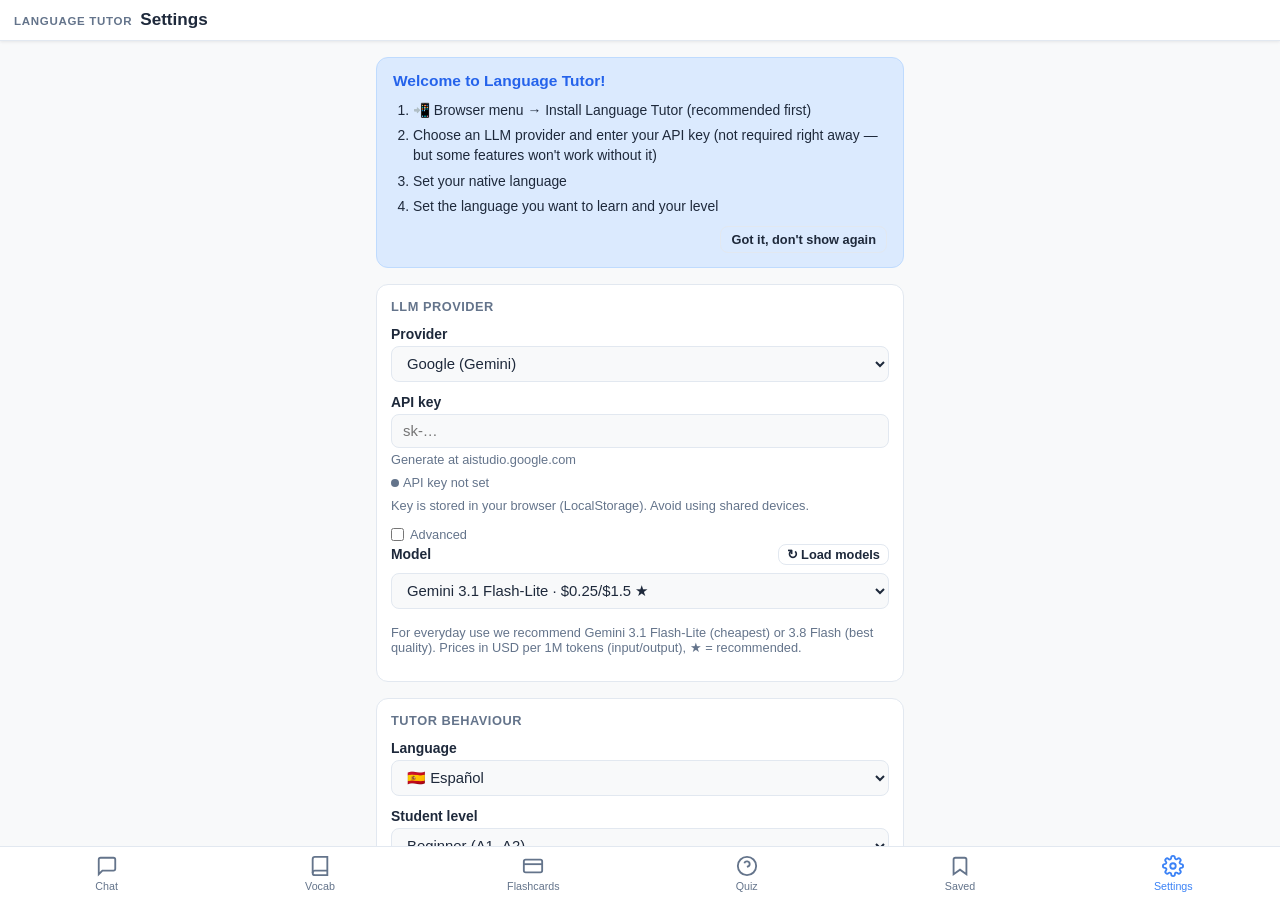
<file: index.html>
<!DOCTYPE html>

<html lang="cs">
<head>
<meta charset="UTF-8">
<meta name="viewport" content="width=device-width, initial-scale=1.0, viewport-fit=cover">
<meta name="mobile-web-app-capable" content="yes">
<meta name="apple-mobile-web-app-capable" content="yes">
<meta name="apple-mobile-web-app-status-bar-style" content="default">
<meta name="apple-mobile-web-app-title" content="LangTutor">
<link rel="manifest" href="manifest.json">
<link rel="icon" type="image/png" sizes="192x192" href="icons/icon-192.png">
<link rel="icon" type="image/png" sizes="512x512" href="icons/icon-512.png">
<link rel="apple-touch-icon" href="icons/icon-192.png">
<title>Language Tutor</title>
<link rel="stylesheet" href="style.css">

</head>
<body>
<div id="app">

<!-- ═══════ CHAT VIEW ═══════ -->

<div id="chat-view" class="view">
  <div class="hdr">
    <button class="icon-btn" id="clear-chat-btn" title="Nový rozhovor">
      <svg viewBox="0 0 24 24" fill="none" stroke="currentColor" stroke-width="2"><polyline points="1 4 1 10 7 10"/><path d="M3.51 15a9 9 0 1 0 .49-4.68"/></svg>
    </button>
    <h1 id="hdr-title">Language Tutor</h1>
    <div class="hdr-right" style="display:flex;gap:6px;align-items:center">
      <a href="https://github.com/honzabfu/jz-language-tutor#readme" target="_blank" rel="noopener" class="icon-btn" id="chat-help-btn" title="Nápověda">
        <svg viewBox="0 0 24 24" fill="none" stroke="currentColor" stroke-width="2"><circle cx="12" cy="12" r="10"/><path d="M9.09 9a3 3 0 0 1 5.83 1c0 2-3 3-3 3"/><line x1="12" y1="17" x2="12.01" y2="17"/></svg>
      </a>
      <div class="mode-toggle">
        <button class="mode-opt active" id="mode-btn-chat">💬 <span id="mode-lbl-chat">Chat</span></button>
        <button class="mode-opt lesson" id="mode-btn-lesson">📚 <span id="mode-lbl-lesson">Lekce</span></button>
      </div>
      <span id="provider-badge" class="provider-badge warn">–</span>
      <select id="lang-select"></select>
    </div>
  </div>
  <div id="vocab-cost-warn" style="display:none;font-size:0.8rem;padding:6px 14px;border-bottom:1px solid"></div>
  <div id="msg-list">
    <div id="empty">
      <div class="flag" id="empty-flag">🌍</div>
      <h2 id="empty-title">Připrav se na procvičování!</h2>
      <p id="empty-desc">Napiš cokoliv a tutor ti odpoví s vysvětlením a zpětnou vazbou.</p>
    </div>
    <div id="typing-row" class="typing"><div class="dot"></div><div class="dot"></div><div class="dot"></div></div>
  </div>
  <div id="feedback-bar">
    <div class="fb-tabs">
      <button class="fb-tab active" id="fb-tab-positive">✅ <span id="fb-lbl-positive">Správně</span></button>
      <button class="fb-tab" id="fb-tab-corrections">✏️ <span id="fb-lbl-corrections">Opravy</span></button>
      <button class="fb-tab" id="fb-tab-suggestions">💡 <span id="fb-lbl-suggestions">Tipy</span></button>
    </div>
    <div id="fb-content" class="fb-content"></div>
  </div>
  <div id="input-area">
    <textarea id="msg-input" rows="1"></textarea>
    <button id="send-btn" disabled>
      <svg viewBox="0 0 24 24" fill="none" stroke="currentColor" stroke-width="2.5"><line x1="22" y1="2" x2="11" y2="13"/><polygon points="22 2 15 22 11 13 2 9 22 2"/></svg>
    </button>
  </div>
</div>

<!-- ═══════ VOCAB VIEW ═══════ -->

<div id="vocab-view" class="view">
  <div class="hdr">
    <h1 id="vocab-hdr-title">Slovní zásoba</h1>
    <div style="display:flex;gap:6px;align-items:center">
      <select id="vocab-lang-select"></select>
      <button class="icon-btn" id="add-word-btn" title="Přidat slovo">
        <svg viewBox="0 0 24 24" fill="none" stroke="currentColor" stroke-width="2.5"><line x1="12" y1="5" x2="12" y2="19"/><line x1="5" y1="12" x2="19" y2="12"/></svg>
      </button>
    </div>
  </div>
  <div class="vocab-toolbar">
    <input type="text" id="vocab-search" placeholder="Hledat…">
    <button class="btn btn-ghost btn-sm" id="vocab-import-btn">⬆ Import</button>
    <button class="btn btn-ghost btn-sm" id="vocab-export-btn">⬇ Export</button>
    <button class="btn btn-ghost btn-sm" id="vocab-gen-btn">✨ Generovat</button>
    <button class="btn btn-ghost btn-sm" id="dict-btn">📖 Slovník</button>
    <button class="btn btn-ghost btn-sm" id="sort-btn">↕ Řadit</button>
    <button class="btn btn-ghost btn-sm" id="delete-learned-btn">🗑 Naučená</button>
    <button class="btn btn-ghost btn-sm" id="bulk-mode-btn">☑ Vybrat</button>
    <span id="vocab-count" style="font-size:0.8rem;color:var(--mut);margin-left:auto"></span>
  </div>
  <div id="vocab-list" style="flex:1;overflow-y:auto;-webkit-overflow-scrolling:touch"></div>
  <div id="bulk-bar">
    <span id="bulk-count" style="font-size:0.87rem;flex:1;color:var(--mut)">0 vybráno</span>
    <button class="btn btn-ghost btn-sm" id="bulk-select-all-btn">Vybrat vše</button>
    <button class="btn btn-danger btn-sm" id="bulk-delete-btn">Smazat</button>
    <button class="btn btn-ghost btn-sm" id="bulk-cancel-btn">Zrušit</button>
  </div>
</div>

<!-- ═══════ FLASHCARD VIEW ═══════ -->

<div id="fc-view" class="view">
  <div class="hdr">
    <h1 id="fc-hdr-title">Flashcards</h1>
    <div class="hdr-right" style="display:flex;gap:6px;align-items:center">
      <select id="fc-lang-select"></select>
      <select id="fc-filter-select">
        <option value="today">Dnes</option>
        <option value="all">Vše</option>
        <option value="new">Nová</option>
        <option value="weak">Obtížná</option>
      </select>
      <button class="fc-dir-btn" id="fc-dir-btn">⇄ Cizí</button>
    </div>
  </div>
  <div id="fc-body" class="fc-body"></div>
</div>

<!-- ═══════ QUIZ VIEW ═══════ -->

<div id="quiz-view" class="view">
  <div class="hdr">
    <button class="icon-btn" id="quiz-restart-btn">
      <svg viewBox="0 0 24 24" fill="none" stroke="currentColor" stroke-width="2"><polyline points="1 4 1 10 7 10"/><path d="M3.51 15a9 9 0 1 0 .49-4.68"/></svg>
    </button>
    <h1 id="quiz-hdr-title">Quiz</h1>
    <span id="quiz-provider-badge" class="provider-badge warn">–</span>
    <select id="quiz-lang-select"></select>
  </div>
  <div id="quiz-msg-list"><div id="quiz-empty" class="quiz-empty-state"><div style="font-size:2.67rem">🎯</div><h2 id="quiz-empty-title"></h2><p id="quiz-empty-desc"></p></div><div id="quiz-typing-row" class="typing"><div class="dot"></div><div class="dot"></div><div class="dot"></div></div></div>
  <div id="quiz-input-area">
    <textarea id="quiz-input" rows="1" placeholder="Tvoje odpověď…"></textarea>
    <button id="quiz-send-btn" disabled>
      <svg viewBox="0 0 24 24" fill="none" stroke="currentColor" stroke-width="2.5"><line x1="22" y1="2" x2="11" y2="13"/><polygon points="22 2 15 22 11 13 2 9 22 2"/></svg>
    </button>
  </div>
</div>

<!-- ═══════ TIPS VIEW ═══════ -->

<div id="tips-view" class="view">
  <div class="hdr">
    <h1 id="tips-hdr-title">Uložená doporučení</h1>
    <div style="display:flex;gap:6px;align-items:center">
      <select id="tips-lang-select"></select>
    </div>
  </div>
  <div class="tips-toolbar">
    <button class="tips-filter-btn active" id="tips-filter-all">Vše</button>
    <button class="tips-filter-btn" id="tips-filter-positive">✅ <span id="tips-lbl-positive">Správně</span></button>
    <button class="tips-filter-btn" id="tips-filter-corrections">✏️ <span id="tips-lbl-corrections">Opravy</span></button>
    <button class="tips-filter-btn" id="tips-filter-suggestions">💡 <span id="tips-lbl-suggestions">Tipy</span></button>
    <span id="tips-count" style="font-size:0.8rem;color:var(--mut);margin-left:auto"></span>
    <button class="btn btn-ghost btn-sm" id="tips-bulk-mode-btn">☑ Vybrat</button>
  </div>
  <div id="tips-list"></div>
  <div id="tips-bulk-bar">
    <span id="tips-bulk-count" style="font-size:0.87rem;flex:1;color:var(--mut)">0 vybráno</span>
    <button class="btn btn-ghost btn-sm" id="tips-bulk-select-all-btn">Vybrat vše</button>
    <button class="btn btn-danger btn-sm" id="tips-bulk-delete-btn">Smazat</button>
    <button class="btn btn-ghost btn-sm" id="tips-bulk-cancel-btn">Zrušit</button>
  </div>
</div>

<!-- ═══════ SETTINGS VIEW ═══════ -->

<div id="settings-view" class="view">
  <div class="hdr">
    <div style="font-size:0.72rem;font-weight:600;letter-spacing:0.06em;text-transform:uppercase;color:var(--mut);text-align:center;padding-top:2px">Language Tutor</div>
    <h1 id="settings-title">Nastavení</h1>
  </div>
  <div class="settings-body">
    <div id="onboarding-banner" class="onboarding-banner" style="display:none">
      <div class="onboarding-banner-hd" id="ob-title"></div>
      <ol class="onboarding-steps">
        <li id="ob-step1"></li>
        <li id="ob-step2"></li>
        <li id="ob-step3"></li>
        <li id="ob-step4"></li>
      </ol>
      <div class="onboarding-banner-footer">
        <button class="btn btn-sm btn-ghost" id="ob-dismiss"></button>
      </div>
    </div>
    <div class="card">
      <h3 id="s-provider-title">LLM Poskytovatel</h3>
      <div class="field"><label id="s-provider-label">Poskytovatel</label>
        <select id="cfg-provider">
          <option value="anthropic">Anthropic (Claude)</option>
          <option value="openai">OpenAI (GPT)</option>
          <option value="gemini">Google (Gemini)</option>
          <option value="ollama">Ollama (lokální)</option>
          <option value="custom">Vlastní / Custom (OpenAI-compatible)</option>
        </select>
      </div>
      <div class="field" id="field-apikey"><label id="s-apikey-label">API klíč</label>
        <input type="password" id="cfg-apikey" placeholder="sk-…" autocomplete="off">
        <div class="hint" id="apikey-hint"></div>
        <div class="provider-status" id="apikey-status"></div>
        <div class="hint" id="apikey-storage-warn" style="margin-top:4px"></div>
      </div>
      <div id="field-advanced" style="display:none">
        <label class="adv-toggle">
          <input type="checkbox" id="cfg-advanced">
          <span id="s-advanced-label">Pokročilé</span>
        </label>
      </div>
      <div id="advanced-fields" style="display:none">
        <div class="field" id="field-anthropic-proxy-url" style="display:none">
          <label id="s-anthropic-proxy-label">Proxy URL</label>
          <input type="text" id="cfg-anthropic-proxy-url" placeholder="https://…" autocomplete="off">
          <div class="hint" id="s-anthropic-proxy-hint"></div>
        </div>
        <div class="field" id="field-openai-endpoint-url" style="display:none">
          <label id="s-openai-endpoint-label">API URL</label>
          <input type="text" id="cfg-openai-endpoint-url" placeholder="https://api.openai.com/v1/chat/completions" autocomplete="off">
          <div class="hint" id="s-openai-endpoint-hint"></div>
        </div>
        <div class="field" id="field-openai-auth-header" style="display:none">
          <label id="s-openai-auth-label">Auth header</label>
          <select id="cfg-openai-auth-header">
            <option value="bearer">Authorization: Bearer (default)</option>
            <option value="api-key">api-key (Azure)</option>
          </select>
        </div>
        <div class="field" id="field-gemini-endpoint-url" style="display:none">
          <label id="s-gemini-endpoint-label">API URL</label>
          <input type="text" id="cfg-gemini-endpoint-url" placeholder="https://generativelanguage.googleapis.com/v1beta" autocomplete="off">
          <div class="hint" id="s-gemini-endpoint-hint"></div>
        </div>
      </div>
      <div class="field" id="field-ollama-url" style="display:none"><label>Ollama URL</label>
        <input type="text" id="cfg-ollama-url" placeholder="http://localhost:11434">
        <div class="hint" id="s-ollama-hint">Ollama musí mít povoleno CORS pro tuto doménu.</div>
      </div>
      <div class="field" id="field-custom-url" style="display:none"><label>API URL</label>
        <input type="text" id="cfg-custom-url" placeholder="https://openrouter.ai/api/v1">
        <div class="hint" id="s-custom-url-hint">OpenAI-compatible endpoint (bez /chat/completions). API klíč výše je volitelný.</div>
      </div>
      <div class="field" id="field-model-select">
        <div style="display:flex;align-items:center;justify-content:space-between;margin-bottom:4px">
          <label id="s-model-label" style="margin:0">Model</label>
          <button class="btn btn-ghost btn-sm" id="fetch-models-btn" style="padding:2px 8px;font-size:0.8rem">↻ <span id="fetch-models-lbl">Načíst modely</span></button>
        </div>
        <select id="cfg-model"></select>
        <div class="hint" id="model-fetch-status" style="margin-top:4px"></div>
        <div class="hint" id="s-model-hint" style="margin-top:4px"></div>
      </div>
      <div class="field" id="field-custom-model" style="display:none"><label id="s-custom-model-label">Model (název)</label>
        <input type="text" id="cfg-custom-model" placeholder="gpt-4o-mini">
      </div>
    </div>
    <div class="card">
      <h3 id="s-tutor-title">Chování tutora</h3>
      <div class="field"><label id="s-lang-label">Jazyk</label>
        <select id="cfg-level-lang-select"></select>
      </div>
      <div class="field"><label id="s-level-label">Úroveň studenta</label>
        <select id="cfg-level">
          <option value="beginner">Začátečník (A1–A2)</option>
          <option value="intermediate">Mírně pokročilý (B1–B2)</option>
          <option value="advanced">Pokročilý (C1–C2)</option>
        </select>
      </div>
      <div class="field"><label id="s-native-lang-label">Mateřský jazyk</label>
        <select id="cfg-native-lang">
          <option value="">Automaticky (= jazyk UI)</option>
        </select>
      </div>
      <div class="field"><label id="s-feedback-label">Styl zpětné vazby</label>
        <select id="cfg-feedback-style">
          <option value="gentle">Jemný (povzbuzující)</option>
          <option value="balanced">Vyvážený</option>
          <option value="strict">Přísný (každá chyba)</option>
        </select>
      </div>
      <div class="field"><label id="s-custom-instructions-label">Vlastní instrukce pro tutora</label>
        <textarea id="cfg-custom-instructions" rows="3" maxlength="500" style="resize:vertical" placeholder="Vždy používej formální tykání. Vysvětluj gramatická pravidla při opravách."></textarea>
        <span id="cfg-custom-instructions-count" style="font-size:0.78rem;color:var(--mut);float:right">0</span><span style="font-size:0.78rem;color:var(--mut);float:right">&nbsp;/ 500&nbsp;</span>
        <small id="s-custom-instructions-hint" style="color:var(--mut);display:block;margin-top:4px">Pro nejlepší výsledky piš instrukce v angličtině.</small>
      </div>
    </div>
    <div class="card">
      <h3 id="s-ui-title">Rozhraní</h3>
      <div class="field"><label id="s-ui-lang-label">Jazyk rozhraní</label>
        <select id="cfg-ui-lang"></select>
      </div>
      <div class="field"><label id="s-font-size-label">Velikost písma</label>
        <select id="cfg-font-size">
          <option value="small">Malé</option>
          <option value="medium">Střední</option>
          <option value="large">Velké</option>
          <option value="xl">Extra velké</option>
        </select>
      </div>
      <div class="field"><label id="s-theme-label">Vzhled</label>
        <select id="cfg-theme">
          <option value="auto">Automaticky (systém)</option>
          <option value="light">Světlý</option>
          <option value="dark">Tmavý</option>
        </select>
      </div>
      <div class="field"><label id="s-default-view-label">Výchozí záložka</label>
        <select id="cfg-default-view">
          <option value="chat" id="s-default-view-chat">Chat</option>
          <option value="vocab" id="s-default-view-vocab">Slovíčka</option>
          <option value="fc" id="s-default-view-fc">Flashcards</option>
          <option value="quiz" id="s-default-view-quiz">Quiz</option>
          <option value="tips" id="s-default-view-tips">Uložené</option>
        </select>
      </div>
    </div>
    <div class="card">
      <h3 id="s-data-title">Data & záloha</h3>
      <p id="s-data-desc" style="font-size:0.87rem;color:var(--mut);margin-bottom:12px">Export zahrnuje konfiguraci, veškerou slovní zásobu (všechny jazyky) a SM-2 data.</p>
      <div id="backup-reminder-banner" class="backup-reminder" style="display:none">
        <p id="backup-reminder-text" class="backup-reminder-text"></p>
        <div class="btn-row" style="margin-top:8px">
          <button class="btn btn-primary btn-sm" id="backup-reminder-export-btn">Exportovat zálohu</button>
          <button class="btn btn-ghost btn-sm" id="backup-reminder-later-btn">Připomenout za 14 dní</button>
          <button class="btn btn-ghost btn-sm" id="backup-reminder-disable-btn">Nevypomínat</button>
        </div>
      </div>
      <div class="btn-row">
        <button id="s-save-btn" class="btn btn-primary">Uložit</button>
        <button id="s-export-btn" class="btn btn-ghost">Export zálohy</button>
        <button id="s-import-btn" class="btn btn-ghost">Import zálohy</button>
      </div>
      <div style="margin-top:10px" class="btn-row">
        <button id="s-clear-btn" class="btn btn-danger">Smazat vše</button>
        <button id="s-adv-btn" class="btn btn-warn">⚠ Zde jsou draci</button>
      </div>
      <span id="save-toast" class="save-toast"></span>
    </div>
    <div style="text-align:center;font-size:0.8rem;color:var(--mut);padding-bottom:4px">Language Tutor v1.4.12 · PWA:<button id="s-add-to-home" style="background:none;border:none;padding:0;color:var(--mut);cursor:pointer;font-size:inherit;text-decoration:underline">Přidat na plochu</button> · <a href="https://github.com/honzabfu/jz-language-tutor#readme" target="_blank" rel="noopener" style="color:var(--mut)" id="s-help-link">Nápověda</a></div>
    <div style="text-align:center;font-size:0.8rem;color:var(--mut);padding-bottom:8px"><a href="https://jan-zak.cz" target="_blank" rel="noopener" style="color:var(--mut)">jan-zak.cz</a> <span id="footer-tagline">— další užitečné aplikace</span></div>
  </div>
</div>

<!-- ═══════ ADVANCED SETTINGS OVERLAY ═══════ -->

<div id="advanced-settings-overlay" class="overlay">
  <div class="sheet">
    <h2 id="adv-title">⚠ Zde jsou draci</h2>
    <div class="hint-warn" id="adv-warning" style="margin-bottom:14px">Tato nastavení jsou určena pro pokročilé uživatele. Špatné hodnoty mohou způsobit nefunkčnost nebo vysoké náklady na API.</div>
    <div class="field">
      <label id="adv-max-tokens-label">Max. tokenů (chat odpovědi)</label>
      <input type="number" id="cfg-adv-max-tokens" min="128" max="8192" step="64" style="width:100%">
      <span class="hint" id="adv-max-tokens-hint">Výchozí: 8192. Řídí maximální délku odpovědí tutora v chatu.</span>
    </div>
    <div class="field">
      <label class="adv-toggle" style="margin-bottom:6px">
        <input type="checkbox" id="cfg-adv-temperature-default">
        <span id="adv-temperature-default-label">Použít výchozí hodnotu provideru</span>
      </label>
      <label><span id="adv-temperature-label">Teplota</span>: <span id="cfg-adv-temperature-val">0.70</span></label>
      <input type="range" id="cfg-adv-temperature" min="0" max="1" step="0.05" style="width:100%">
      <span class="hint" id="adv-temperature-hint">0 = deterministický, 1 = kreativnější. Platí jen pro Ollama a vlastní endpoint — Claude, OpenAI a Gemini teplotu nepodporují a používají vlastní výchozí hodnotu.</span>
    </div>
    <div class="field">
      <label class="adv-toggle">
        <input type="checkbox" id="cfg-adv-full-reasoning">
        <span id="adv-full-reasoning-label">Povolit plné přemýšlení modelu</span>
      </label>
      <span class="hint" id="adv-full-reasoning-hint">Ve výchozím stavu tutor posílá nejnižší úroveň přemýšlení, kterou model podporuje — odpovědi jsou rychlejší a levnější. Zapnutím se použije výchozí úroveň poskytovatele (pomalejší, dražší).</span>
    </div>
    <div class="field">
      <label class="adv-toggle">
        <input type="checkbox" id="cfg-adv-streaming-disabled">
        <span id="adv-streaming-label">Zakázat streaming odpovědí</span>
      </label>
      <span class="hint" id="adv-streaming-hint">Pro vlastní endpointy bez podpory SSE streamingu.</span>
    </div>
    <div class="field">
      <label id="s-fc-session-size-label">Počet karet za sezení</label>
      <input type="number" id="cfg-fc-session-size" min="5" max="50" step="1" style="width:100%">
      <span class="hint" id="s-fc-session-size-hint">Kolik karet se zobrazí za jedno sezení (5–50).</span>
    </div>
    <div class="field">
      <label id="s-quiz-session-size-label">Otázek na kvíz</label>
      <input type="number" id="cfg-quiz-session-size" min="5" max="30" step="1" style="width:100%">
      <span class="hint" id="s-quiz-session-size-hint">Počet slovíček testovaných na jeden kvíz (5–30).</span>
    </div>
    <div class="field">
      <label><span id="s-sm-easy-bonus-label">SM-2 bonus pro snadné</span>: <span id="cfg-sm-easy-bonus-val">1.00</span>×</label>
      <input type="range" id="cfg-sm-easy-bonus" min="1.0" max="1.5" step="0.05" style="width:100%">
      <span class="hint" id="s-sm-easy-bonus-hint">Interval snadných karet se vynásobí tímto koeficientem. 1.0 = bez bonusu.</span>
    </div>
    <div class="field">
      <label><span id="s-tts-rate-label">Rychlost výslovnosti</span>: <span id="cfg-tts-rate-val">0.9</span>×</label>
      <input type="range" id="cfg-tts-rate" min="0.5" max="1.5" step="0.1" style="width:100%">
      <span class="hint" id="s-tts-rate-hint">Rychlost přehrávání výslovnosti (0.5–1.5×).</span>
    </div>
    <div class="field">
      <label id="s-vocab-import-dups-label">Při importu duplicit</label>
      <select id="cfg-vocab-import-dups">
        <option value="skip">Přeskočit</option>
        <option value="merge">Sloučit (aktualizovat překlad)</option>
        <option value="overwrite">Přepsat (překlad + poznámky)</option>
      </select>
      <span class="hint" id="s-vocab-import-dups-hint">Chování při importu slovíčka, které již existuje ve slovníku.</span>
    </div>
    <div class="btn-row" style="margin-top:16px">
      <button class="btn btn-primary" id="adv-save-btn">Uložit</button>
      <button class="btn btn-ghost" id="adv-cancel-btn">Zrušit</button>
      <button class="btn btn-ghost" id="adv-reset-btn">Výchozí</button>
      <button class="btn btn-ghost" id="adv-cfg-edit-btn">Upravit konfiguraci</button>
    </div>
  </div>
</div>

<!-- ═══════ CFG EDITOR OVERLAY ═══════ -->

<div id="cfg-editor-overlay" class="overlay">
  <div class="sheet">
    <h2 id="cfg-editor-title">Úprava konfigurace</h2>
    <div class="hint-warn" id="cfg-editor-hint" style="margin-bottom:14px">Přímo editujte JSON objekt konfigurace. Neplatný JSON nebo nesprávné hodnoty mohou způsobit nefunkčnost.</div>
    <textarea id="cfg-editor-textarea" style="width:100%;height:40vh;min-height:150px;font-family:monospace;font-size:12px;border:1px solid var(--bdr);border-radius:6px;padding:8px;resize:none;background:var(--bg);color:var(--txt);box-sizing:border-box;overflow-y:auto"></textarea>
    <div id="cfg-editor-error" style="color:var(--err);margin-top:6px;display:none;font-size:13px"></div>
    <div class="btn-row" style="margin-top:16px">
      <button class="btn btn-primary" id="cfg-editor-save-btn">Uložit</button>
      <button class="btn btn-ghost" id="cfg-editor-cancel-btn">Zrušit</button>
    </div>
  </div>
</div>

<!-- ═══════ PWA INSTALL BANNER ═══════ -->

<div id="pwa-banner">
  <span id="pwa-banner-text">📲 Přidat Language Tutor na plochu</span>
  <button class="pwa-install-btn" id="pwa-install-btn">Přidat</button>
  <button class="pwa-dismiss-btn" id="pwa-dismiss-btn" title="Zavřít">×</button>
</div>

<!-- ═══════ PWA GUIDE MODAL ═══════ -->

<div id="pwa-guide-modal" class="overlay">
  <div class="sheet">
    <h2 id="pwa-guide-title">Přidat na plochu</h2>
    <div id="pwa-guide-ios" style="display:none">
      <ol style="margin:12px 0;padding-left:1.4em;line-height:1.8">
        <li id="pwa-guide-ios-s1"></li>
        <li id="pwa-guide-ios-s2"></li>
        <li id="pwa-guide-ios-s3"></li>
      </ol>
      <p id="pwa-guide-ios-warn" style="margin:10px 0 4px;font-size:0.83rem;color:var(--mut);line-height:1.5"></p>
    </div>
    <div id="pwa-guide-other" style="display:none">
      <p id="pwa-guide-other-text" style="margin:12px 0;line-height:1.6"></p>
    </div>
    <div class="btn-row">
      <button class="btn btn-ghost" id="pwa-guide-close">Zavřít</button>
    </div>
  </div>
</div>

<!-- ═══════ SW UPDATE BANNER ═══════ -->

<div id="sw-update-banner">
  <span id="sw-update-banner-text">🔄 Nová verze je k dispozici</span>
  <button class="sw-reload-btn" id="sw-reload-btn">Obnovit</button>
  <button class="sw-dismiss-btn" id="sw-dismiss-btn" title="Zavřít">×</button>
</div>

<!-- ═══════ NAVBAR ═══════ -->

<div id="navbar">
  <button class="nav-btn" id="nav-chat">
    <svg viewBox="0 0 24 24" fill="none" stroke="currentColor" stroke-width="2"><path d="M21 15a2 2 0 0 1-2 2H7l-4 4V5a2 2 0 0 1 2-2h14a2 2 0 0 1 2 2z"/></svg>
    <span id="nav-lbl-chat">Chat</span>
  </button>
  <button class="nav-btn" id="nav-vocab">
    <svg viewBox="0 0 24 24" fill="none" stroke="currentColor" stroke-width="2"><path d="M4 19.5A2.5 2.5 0 0 1 6.5 17H20"/><path d="M6.5 2H20v20H6.5A2.5 2.5 0 0 1 4 19.5v-15A2.5 2.5 0 0 1 6.5 2z"/></svg>
    <span id="nav-lbl-vocab">Slovíčka</span>
  </button>
  <button class="nav-btn" id="nav-fc">
    <svg viewBox="0 0 24 24" fill="none" stroke="currentColor" stroke-width="2"><rect x="2" y="5" width="20" height="14" rx="2"/><line x1="2" y1="10" x2="22" y2="10"/></svg>
    <span id="nav-lbl-fc">Flashcards</span>
  </button>
  <button class="nav-btn" id="nav-quiz">
    <svg viewBox="0 0 24 24" fill="none" stroke="currentColor" stroke-width="2"><circle cx="12" cy="12" r="10"/><path d="M9.09 9a3 3 0 0 1 5.83 1c0 2-3 3-3 3"/><line x1="12" y1="17" x2="12.01" y2="17"/></svg>
    <span id="nav-lbl-quiz">Quiz</span>
  </button>
  <button class="nav-btn" id="nav-tips">
    <svg viewBox="0 0 24 24" fill="none" stroke="currentColor" stroke-width="2"><path d="M19 21l-7-5-7 5V5a2 2 0 0 1 2-2h10a2 2 0 0 1 2 2z"/></svg>
    <span id="nav-lbl-tips">Uložené</span>
  </button>
  <button class="nav-btn" id="nav-settings">
    <span class="nav-icon-wrap">
      <svg viewBox="0 0 24 24" fill="none" stroke="currentColor" stroke-width="2"><circle cx="12" cy="12" r="3"/><path d="M19.4 15a1.65 1.65 0 0 0 .33 1.82l.06.06a2 2 0 0 1-2.83 2.83l-.06-.06a1.65 1.65 0 0 0-1.82-.33 1.65 1.65 0 0 0-1 1.51V21a2 2 0 0 1-4 0v-.09A1.65 1.65 0 0 0 9 19.4a1.65 1.65 0 0 0-1.82.33l-.06.06a2 2 0 0 1-2.83-2.83l.06-.06A1.65 1.65 0 0 0 4.68 15a1.65 1.65 0 0 0-1.51-1H3a2 2 0 0 1 0-4h.09A1.65 1.65 0 0 0 4.6 9a1.65 1.65 0 0 0-.33-1.82l-.06-.06a2 2 0 0 1 2.83-2.83l.06.06A1.65 1.65 0 0 0 9 4.68a1.65 1.65 0 0 0 1-1.51V3a2 2 0 0 1 4 0v.09a1.65 1.65 0 0 0 1 1.51 1.65 1.65 0 0 0 1.82-.33l.06-.06a2 2 0 0 1 2.83 2.83l-.06.06A1.65 1.65 0 0 0 19.4 9a1.65 1.65 0 0 0 1.51 1H21a2 2 0 0 1 0 4h-.09a1.65 1.65 0 0 0-1.51 1z"/></svg>
      <span id="backup-badge" class="backup-badge" style="display:none"></span>
    </span>
    <span id="nav-lbl-settings">Nastavení</span>
  </button>
</div>

<!-- ═══════ WORD MODAL ═══════ -->

<div id="word-modal" class="overlay">
  <div class="sheet">
    <h2 id="modal-title">Přidat slovo</h2>
    <div class="field"><label id="modal-word-label" style="display:flex;align-items:center;gap:6px"><span id="modal-word-label-text">Slovo / fráze *</span><button type="button" class="speak-btn" id="modal-word-speak-btn" title="Hear word pronunciation">🔊</button></label><input type="text" id="modal-word" placeholder="hola"></div>
    <div style="display:flex;justify-content:center;margin:-4px 0"><button type="button" class="icon-btn" id="modal-swap-btn" title="Záměna">⇅</button></div>
    <div class="field"><label id="modal-trans-label"><span id="modal-trans-label-text">Překlad *</span></label><input type="text" id="modal-trans" placeholder="ahoj"></div>
    <div class="field"><label id="modal-note-label">Poznámka</label><textarea id="modal-notes" placeholder="příklad použití, kontext…"></textarea></div>
    <div class="field"><label id="modal-tags-label">Tagy</label><input type="text" id="modal-tags" placeholder="pozdravy, B1 (čárkou oddělené)"></div>
    <div id="modal-sm2-info" style="display:none;background:var(--bg);border-radius:10px;padding:10px 14px;font-size:0.87rem;color:var(--mut)">
      <div id="modal-sm2-title" style="font-weight:600;margin-bottom:6px;color:var(--txt)">Statistiky opakování</div>
      <div id="modal-sm2-rows" style="display:grid;grid-template-columns:1fr 1fr;gap:4px 16px"></div>
    </div>
    <div class="btn-row">
      <button class="btn btn-primary" id="modal-save-btn">Uložit</button>
      <button class="btn btn-ghost" id="modal-cancel-btn">Zrušit</button>
      <button class="btn btn-danger" id="modal-delete-btn" style="display:none">Smazat</button>
    </div>
  </div>
</div>

<!-- ═══════ IMPORT MODAL ═══════ -->

<div id="import-modal" class="overlay">
  <div class="sheet">
    <h2 id="import-title">Import slovní zásoby</h2>
    <p id="import-desc" style="font-size:0.87rem;color:var(--mut);margin-bottom:12px">CSV nebo TXT: každý řádek = <code>slovo,překlad,poznámka(volitelné)</code><br>Nebo vlož JSON ze zálohy.</p>
    <div class="field"><label id="import-content-label">Obsah souboru</label><textarea id="import-text" style="min-height:120px;font-family:monospace;font-size:0.8rem" placeholder="hola,ahoj,pozdrav&#10;gracias,děkuji"></textarea></div>
    <div class="field"><label id="import-lang-label">Cílový jazyk</label>
      <select id="import-lang-sel"></select>
    </div>
    <div class="field"><label id="import-col-label">Pořadí sloupců</label>
      <select id="import-col-order">
        <option value="normal">Cizí jazyk, Překlad (výchozí)</option>
        <option value="reverse">Překlad, Cizí jazyk</option>
      </select>
    </div>
    <div class="hint" id="import-preview" style="margin-bottom:10px"></div>
    <div class="btn-row">
      <button class="btn btn-primary" id="import-confirm-btn">Importovat</button>
      <button class="btn btn-ghost" id="import-cancel-btn">Zrušit</button>
      <button class="btn btn-ghost" id="import-file-btn">📂 Ze souboru</button>
    </div>
  </div>
</div>
<input type="file" id="file-input" accept=".csv,.txt,.json" style="display:none">

<!-- ═══════ BACKUP IMPORT MODAL ═══════ -->

<div id="backup-import-modal" class="overlay">
  <div class="sheet">
    <h2 id="backup-import-title">Import zálohy</h2>
    <p id="backup-import-desc" style="font-size:0.87rem;color:var(--mut);margin-bottom:12px">Vlož JSON zálohu nebo ji načti ze souboru.</p>
    <div class="field"><label id="backup-import-label">JSON záloha</label><textarea id="backup-import-text" style="min-height:120px;font-family:monospace;font-size:0.8rem" placeholder='{"version":2,"cfg":{},"vocab":{}}'></textarea></div>
    <div class="btn-row">
      <button class="btn btn-primary" id="backup-import-btn">Importovat</button>
      <button class="btn btn-ghost" id="backup-cancel-btn">Zrušit</button>
      <button class="btn btn-ghost" id="backup-file-btn">📂 Ze souboru</button>
    </div>
  </div>
</div>
<input type="file" id="backup-file-input" accept=".json" style="display:none">

<!-- ═══════ GENERATE MODAL ═══════ -->

<div id="gen-modal" class="overlay">
  <div class="sheet">
    <h2 id="gen-title">✨ Generovat slovíčka</h2>
    <div id="gen-form">
      <div class="field"><label id="gen-topic-label">Téma *</label>
        <input type="text" id="gen-topic" placeholder="cestování, jídlo, rodina…">
      </div>
      <div class="field"><label id="gen-count-label">Počet slov</label>
        <select id="gen-count">
          <option value="5">5</option>
          <option value="10" selected>10</option>
          <option value="20">20</option>
          <option value="50">50</option>
        </select>
      </div>
      <div class="field"><label id="gen-level-label">Úroveň</label>
        <select id="gen-level">
          <option value="beginner">Začátečník (A1–A2)</option>
          <option value="intermediate">Mírně pokročilý (B1–B2)</option>
          <option value="advanced">Pokročilý (C1–C2)</option>
        </select>
      </div>
      <p id="gen-api-note" class="hint" style="margin-bottom:12px"></p>
      <div class="btn-row">
        <button class="btn btn-primary" id="gen-action-btn">Generovat</button>
        <button class="btn btn-ghost" id="gen-cancel-btn">Zrušit</button>
      </div>
    </div>
    <div id="gen-preview" style="display:none">
      <p id="gen-preview-hint" style="font-size:0.87rem;color:var(--mut);margin-bottom:8px">Zaškrtni slovíčka, která chceš importovat:</p>
      <div id="gen-word-list" style="max-height:260px;overflow-y:auto;border:1px solid var(--bdr);border-radius:var(--rs)"></div>
      <div class="btn-row" style="margin-top:12px">
        <button class="btn btn-primary" id="gen-import-selected-btn">Importovat vybrané</button>
        <button class="btn btn-ghost" id="gen-back-btn">← Zpět</button>
      </div>
    </div>
  </div>
</div>

<!-- ═══════ DICTIONARY MODAL ═══════ -->

<div id="dict-modal" class="overlay">
  <div class="sheet">
    <h2 id="dict-modal-title">Slovník</h2>
    <div class="field">
      <div style="display:flex;gap:8px;align-items:center">
        <input type="text" id="dict-input" style="flex:1;min-width:0">
        <button class="btn btn-primary btn-sm" id="dict-lookup-btn">Hledat</button>
      </div>
    </div>
    <div id="dict-result"></div>
    <p id="dict-warning" class="hint"></p>
    <div class="btn-row">
      <button class="btn btn-ghost btn-sm" id="dict-add-btn" style="display:none">+ Přidat do slovíček</button>
      <button class="btn btn-ghost" id="dict-close-btn">Zavřít</button>
    </div>
  </div>
</div>

<script type="module" src="app.js"></script>

</body>
</html>
</file>
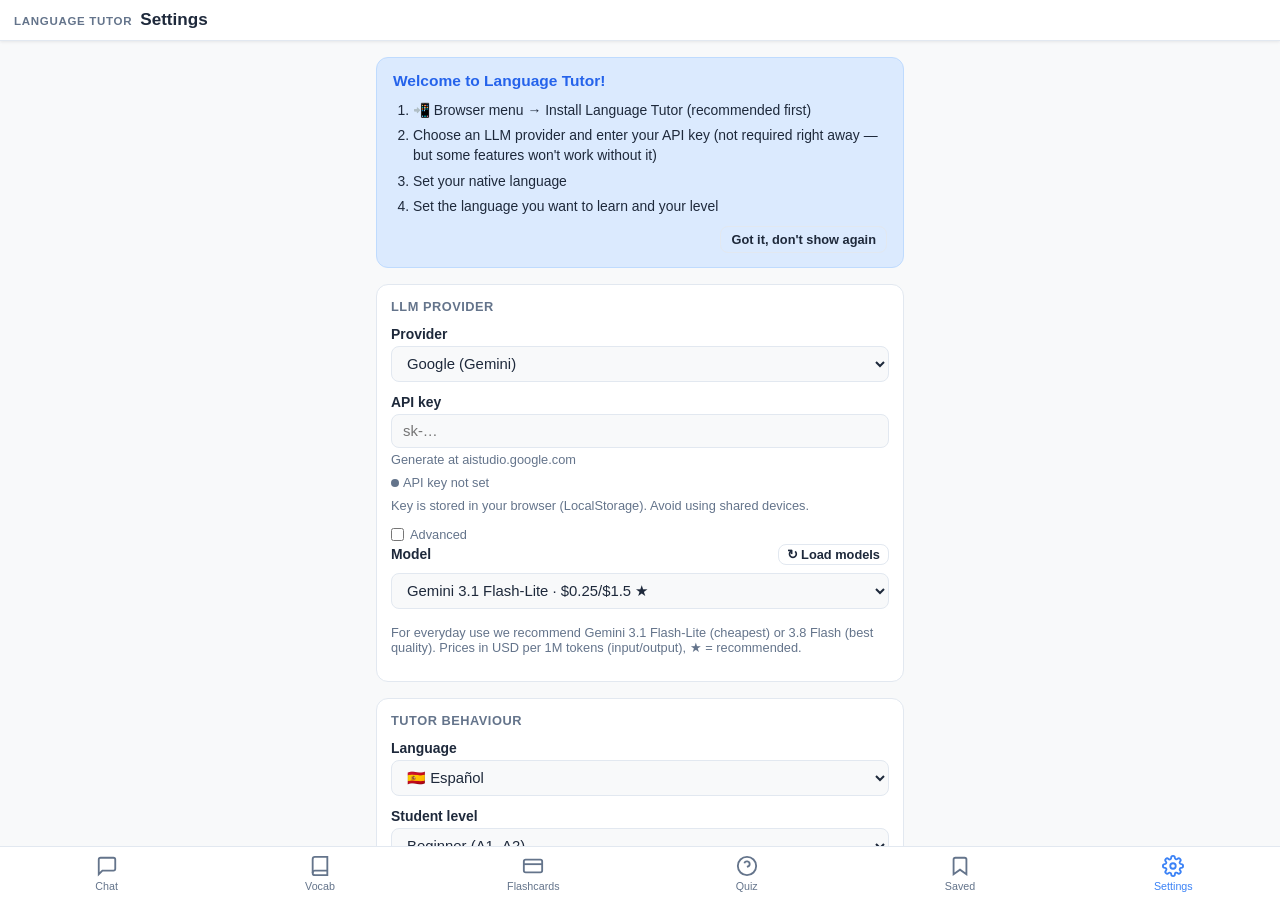
<file: preview/claude-model-review-process/index.html>
<!DOCTYPE html>

<html lang="cs">
<head>
<meta charset="UTF-8">
<meta name="viewport" content="width=device-width, initial-scale=1.0, viewport-fit=cover">
<meta name="mobile-web-app-capable" content="yes">
<meta name="apple-mobile-web-app-capable" content="yes">
<meta name="apple-mobile-web-app-status-bar-style" content="default">
<meta name="apple-mobile-web-app-title" content="LangTutor">
<link rel="manifest" href="manifest.json">
<link rel="icon" type="image/png" sizes="192x192" href="icons/icon-192.png">
<link rel="icon" type="image/png" sizes="512x512" href="icons/icon-512.png">
<link rel="apple-touch-icon" href="icons/icon-192.png">
<title>Language Tutor</title>
<link rel="stylesheet" href="style.css">

</head>
<body>
<div id="app">

<!-- ═══════ CHAT VIEW ═══════ -->

<div id="chat-view" class="view">
  <div class="hdr">
    <button class="icon-btn" id="clear-chat-btn" title="Nový rozhovor">
      <svg viewBox="0 0 24 24" fill="none" stroke="currentColor" stroke-width="2"><polyline points="1 4 1 10 7 10"/><path d="M3.51 15a9 9 0 1 0 .49-4.68"/></svg>
    </button>
    <h1 id="hdr-title">Language Tutor</h1>
    <div class="hdr-right" style="display:flex;gap:6px;align-items:center">
      <a href="https://github.com/honzabfu/jz-language-tutor#readme" target="_blank" rel="noopener" class="icon-btn" id="chat-help-btn" title="Nápověda">
        <svg viewBox="0 0 24 24" fill="none" stroke="currentColor" stroke-width="2"><circle cx="12" cy="12" r="10"/><path d="M9.09 9a3 3 0 0 1 5.83 1c0 2-3 3-3 3"/><line x1="12" y1="17" x2="12.01" y2="17"/></svg>
      </a>
      <div class="mode-toggle">
        <button class="mode-opt active" id="mode-btn-chat">💬 <span id="mode-lbl-chat">Chat</span></button>
        <button class="mode-opt lesson" id="mode-btn-lesson">📚 <span id="mode-lbl-lesson">Lekce</span></button>
      </div>
      <span id="provider-badge" class="provider-badge warn">–</span>
      <select id="lang-select"></select>
    </div>
  </div>
  <div id="vocab-cost-warn" style="display:none;font-size:0.8rem;padding:6px 14px;border-bottom:1px solid"></div>
  <div id="msg-list">
    <div id="empty">
      <div class="flag" id="empty-flag">🌍</div>
      <h2 id="empty-title">Připrav se na procvičování!</h2>
      <p id="empty-desc">Napiš cokoliv a tutor ti odpoví s vysvětlením a zpětnou vazbou.</p>
    </div>
    <div id="typing-row" class="typing"><div class="dot"></div><div class="dot"></div><div class="dot"></div></div>
  </div>
  <div id="feedback-bar">
    <div class="fb-tabs">
      <button class="fb-tab active" id="fb-tab-positive">✅ <span id="fb-lbl-positive">Správně</span></button>
      <button class="fb-tab" id="fb-tab-corrections">✏️ <span id="fb-lbl-corrections">Opravy</span></button>
      <button class="fb-tab" id="fb-tab-suggestions">💡 <span id="fb-lbl-suggestions">Tipy</span></button>
    </div>
    <div id="fb-content" class="fb-content"></div>
  </div>
  <div id="input-area">
    <textarea id="msg-input" rows="1"></textarea>
    <button id="send-btn" disabled>
      <svg viewBox="0 0 24 24" fill="none" stroke="currentColor" stroke-width="2.5"><line x1="22" y1="2" x2="11" y2="13"/><polygon points="22 2 15 22 11 13 2 9 22 2"/></svg>
    </button>
  </div>
</div>

<!-- ═══════ VOCAB VIEW ═══════ -->

<div id="vocab-view" class="view">
  <div class="hdr">
    <h1 id="vocab-hdr-title">Slovní zásoba</h1>
    <div style="display:flex;gap:6px;align-items:center">
      <select id="vocab-lang-select"></select>
      <button class="icon-btn" id="add-word-btn" title="Přidat slovo">
        <svg viewBox="0 0 24 24" fill="none" stroke="currentColor" stroke-width="2.5"><line x1="12" y1="5" x2="12" y2="19"/><line x1="5" y1="12" x2="19" y2="12"/></svg>
      </button>
    </div>
  </div>
  <div class="vocab-toolbar">
    <input type="text" id="vocab-search" placeholder="Hledat…">
    <button class="btn btn-ghost btn-sm" id="vocab-import-btn">⬆ Import</button>
    <button class="btn btn-ghost btn-sm" id="vocab-export-btn">⬇ Export</button>
    <button class="btn btn-ghost btn-sm" id="vocab-gen-btn">✨ Generovat</button>
    <button class="btn btn-ghost btn-sm" id="dict-btn">📖 Slovník</button>
    <button class="btn btn-ghost btn-sm" id="sort-btn">↕ Řadit</button>
    <button class="btn btn-ghost btn-sm" id="delete-learned-btn">🗑 Naučená</button>
    <button class="btn btn-ghost btn-sm" id="bulk-mode-btn">☑ Vybrat</button>
    <span id="vocab-count" style="font-size:0.8rem;color:var(--mut);margin-left:auto"></span>
  </div>
  <div id="vocab-list" style="flex:1;overflow-y:auto;-webkit-overflow-scrolling:touch"></div>
  <div id="bulk-bar">
    <span id="bulk-count" style="font-size:0.87rem;flex:1;color:var(--mut)">0 vybráno</span>
    <button class="btn btn-ghost btn-sm" id="bulk-select-all-btn">Vybrat vše</button>
    <button class="btn btn-danger btn-sm" id="bulk-delete-btn">Smazat</button>
    <button class="btn btn-ghost btn-sm" id="bulk-cancel-btn">Zrušit</button>
  </div>
</div>

<!-- ═══════ FLASHCARD VIEW ═══════ -->

<div id="fc-view" class="view">
  <div class="hdr">
    <h1 id="fc-hdr-title">Flashcards</h1>
    <div class="hdr-right" style="display:flex;gap:6px;align-items:center">
      <select id="fc-lang-select"></select>
      <select id="fc-filter-select">
        <option value="today">Dnes</option>
        <option value="all">Vše</option>
        <option value="new">Nová</option>
        <option value="weak">Obtížná</option>
      </select>
      <button class="fc-dir-btn" id="fc-dir-btn">⇄ Cizí</button>
    </div>
  </div>
  <div id="fc-body" class="fc-body"></div>
</div>

<!-- ═══════ QUIZ VIEW ═══════ -->

<div id="quiz-view" class="view">
  <div class="hdr">
    <button class="icon-btn" id="quiz-restart-btn">
      <svg viewBox="0 0 24 24" fill="none" stroke="currentColor" stroke-width="2"><polyline points="1 4 1 10 7 10"/><path d="M3.51 15a9 9 0 1 0 .49-4.68"/></svg>
    </button>
    <h1 id="quiz-hdr-title">Quiz</h1>
    <span id="quiz-provider-badge" class="provider-badge warn">–</span>
    <select id="quiz-lang-select"></select>
  </div>
  <div id="quiz-msg-list"><div id="quiz-empty" class="quiz-empty-state"><div style="font-size:2.67rem">🎯</div><h2 id="quiz-empty-title"></h2><p id="quiz-empty-desc"></p></div><div id="quiz-typing-row" class="typing"><div class="dot"></div><div class="dot"></div><div class="dot"></div></div></div>
  <div id="quiz-input-area">
    <textarea id="quiz-input" rows="1" placeholder="Tvoje odpověď…"></textarea>
    <button id="quiz-send-btn" disabled>
      <svg viewBox="0 0 24 24" fill="none" stroke="currentColor" stroke-width="2.5"><line x1="22" y1="2" x2="11" y2="13"/><polygon points="22 2 15 22 11 13 2 9 22 2"/></svg>
    </button>
  </div>
</div>

<!-- ═══════ TIPS VIEW ═══════ -->

<div id="tips-view" class="view">
  <div class="hdr">
    <h1 id="tips-hdr-title">Uložená doporučení</h1>
    <div style="display:flex;gap:6px;align-items:center">
      <select id="tips-lang-select"></select>
    </div>
  </div>
  <div class="tips-toolbar">
    <button class="tips-filter-btn active" id="tips-filter-all">Vše</button>
    <button class="tips-filter-btn" id="tips-filter-positive">✅ <span id="tips-lbl-positive">Správně</span></button>
    <button class="tips-filter-btn" id="tips-filter-corrections">✏️ <span id="tips-lbl-corrections">Opravy</span></button>
    <button class="tips-filter-btn" id="tips-filter-suggestions">💡 <span id="tips-lbl-suggestions">Tipy</span></button>
    <span id="tips-count" style="font-size:0.8rem;color:var(--mut);margin-left:auto"></span>
    <button class="btn btn-ghost btn-sm" id="tips-bulk-mode-btn">☑ Vybrat</button>
  </div>
  <div id="tips-list"></div>
  <div id="tips-bulk-bar">
    <span id="tips-bulk-count" style="font-size:0.87rem;flex:1;color:var(--mut)">0 vybráno</span>
    <button class="btn btn-ghost btn-sm" id="tips-bulk-select-all-btn">Vybrat vše</button>
    <button class="btn btn-danger btn-sm" id="tips-bulk-delete-btn">Smazat</button>
    <button class="btn btn-ghost btn-sm" id="tips-bulk-cancel-btn">Zrušit</button>
  </div>
</div>

<!-- ═══════ SETTINGS VIEW ═══════ -->

<div id="settings-view" class="view">
  <div class="hdr">
    <div style="font-size:0.72rem;font-weight:600;letter-spacing:0.06em;text-transform:uppercase;color:var(--mut);text-align:center;padding-top:2px">Language Tutor</div>
    <h1 id="settings-title">Nastavení</h1>
  </div>
  <div class="settings-body">
    <div id="onboarding-banner" class="onboarding-banner" style="display:none">
      <div class="onboarding-banner-hd" id="ob-title"></div>
      <ol class="onboarding-steps">
        <li id="ob-step1"></li>
        <li id="ob-step2"></li>
        <li id="ob-step3"></li>
        <li id="ob-step4"></li>
      </ol>
      <div class="onboarding-banner-footer">
        <button class="btn btn-sm btn-ghost" id="ob-dismiss"></button>
      </div>
    </div>
    <div class="card">
      <h3 id="s-provider-title">LLM Poskytovatel</h3>
      <div class="field"><label id="s-provider-label">Poskytovatel</label>
        <select id="cfg-provider">
          <option value="anthropic">Anthropic (Claude)</option>
          <option value="openai">OpenAI (GPT)</option>
          <option value="gemini">Google (Gemini)</option>
          <option value="ollama">Ollama (lokální)</option>
          <option value="custom">Vlastní / Custom (OpenAI-compatible)</option>
        </select>
      </div>
      <div class="field" id="field-apikey"><label id="s-apikey-label">API klíč</label>
        <input type="password" id="cfg-apikey" placeholder="sk-…" autocomplete="off">
        <div class="hint" id="apikey-hint"></div>
        <div class="provider-status" id="apikey-status"></div>
        <div class="hint" id="apikey-storage-warn" style="margin-top:4px"></div>
      </div>
      <div id="field-advanced" style="display:none">
        <label class="adv-toggle">
          <input type="checkbox" id="cfg-advanced">
          <span id="s-advanced-label">Pokročilé</span>
        </label>
      </div>
      <div id="advanced-fields" style="display:none">
        <div class="field" id="field-anthropic-proxy-url" style="display:none">
          <label id="s-anthropic-proxy-label">Proxy URL</label>
          <input type="text" id="cfg-anthropic-proxy-url" placeholder="https://…" autocomplete="off">
          <div class="hint" id="s-anthropic-proxy-hint"></div>
        </div>
        <div class="field" id="field-openai-endpoint-url" style="display:none">
          <label id="s-openai-endpoint-label">API URL</label>
          <input type="text" id="cfg-openai-endpoint-url" placeholder="https://api.openai.com/v1/chat/completions" autocomplete="off">
          <div class="hint" id="s-openai-endpoint-hint"></div>
        </div>
        <div class="field" id="field-openai-auth-header" style="display:none">
          <label id="s-openai-auth-label">Auth header</label>
          <select id="cfg-openai-auth-header">
            <option value="bearer">Authorization: Bearer (default)</option>
            <option value="api-key">api-key (Azure)</option>
          </select>
        </div>
        <div class="field" id="field-gemini-endpoint-url" style="display:none">
          <label id="s-gemini-endpoint-label">API URL</label>
          <input type="text" id="cfg-gemini-endpoint-url" placeholder="https://generativelanguage.googleapis.com/v1beta" autocomplete="off">
          <div class="hint" id="s-gemini-endpoint-hint"></div>
        </div>
      </div>
      <div class="field" id="field-ollama-url" style="display:none"><label>Ollama URL</label>
        <input type="text" id="cfg-ollama-url" placeholder="http://localhost:11434">
        <div class="hint" id="s-ollama-hint">Ollama musí mít povoleno CORS pro tuto doménu.</div>
      </div>
      <div class="field" id="field-custom-url" style="display:none"><label>API URL</label>
        <input type="text" id="cfg-custom-url" placeholder="https://openrouter.ai/api/v1">
        <div class="hint" id="s-custom-url-hint">OpenAI-compatible endpoint (bez /chat/completions). API klíč výše je volitelný.</div>
      </div>
      <div class="field" id="field-model-select">
        <div style="display:flex;align-items:center;justify-content:space-between;margin-bottom:4px">
          <label id="s-model-label" style="margin:0">Model</label>
          <button class="btn btn-ghost btn-sm" id="fetch-models-btn" style="padding:2px 8px;font-size:0.8rem">↻ <span id="fetch-models-lbl">Načíst modely</span></button>
        </div>
        <select id="cfg-model"></select>
        <div class="hint" id="model-fetch-status" style="margin-top:4px"></div>
        <div class="hint" id="s-model-hint" style="margin-top:4px"></div>
      </div>
      <div class="field" id="field-custom-model" style="display:none"><label id="s-custom-model-label">Model (název)</label>
        <input type="text" id="cfg-custom-model" placeholder="gpt-4o-mini">
      </div>
    </div>
    <div class="card">
      <h3 id="s-tutor-title">Chování tutora</h3>
      <div class="field"><label id="s-lang-label">Jazyk</label>
        <select id="cfg-level-lang-select"></select>
      </div>
      <div class="field"><label id="s-level-label">Úroveň studenta</label>
        <select id="cfg-level">
          <option value="beginner">Začátečník (A1–A2)</option>
          <option value="intermediate">Mírně pokročilý (B1–B2)</option>
          <option value="advanced">Pokročilý (C1–C2)</option>
        </select>
      </div>
      <div class="field"><label id="s-native-lang-label">Mateřský jazyk</label>
        <select id="cfg-native-lang">
          <option value="">Automaticky (= jazyk UI)</option>
        </select>
      </div>
      <div class="field"><label id="s-feedback-label">Styl zpětné vazby</label>
        <select id="cfg-feedback-style">
          <option value="gentle">Jemný (povzbuzující)</option>
          <option value="balanced">Vyvážený</option>
          <option value="strict">Přísný (každá chyba)</option>
        </select>
      </div>
      <div class="field"><label id="s-custom-instructions-label">Vlastní instrukce pro tutora</label>
        <textarea id="cfg-custom-instructions" rows="3" maxlength="500" style="resize:vertical" placeholder="Vždy používej formální tykání. Vysvětluj gramatická pravidla při opravách."></textarea>
        <span id="cfg-custom-instructions-count" style="font-size:0.78rem;color:var(--mut);float:right">0</span><span style="font-size:0.78rem;color:var(--mut);float:right">&nbsp;/ 500&nbsp;</span>
        <small id="s-custom-instructions-hint" style="color:var(--mut);display:block;margin-top:4px">Pro nejlepší výsledky piš instrukce v angličtině.</small>
      </div>
    </div>
    <div class="card">
      <h3 id="s-ui-title">Rozhraní</h3>
      <div class="field"><label id="s-ui-lang-label">Jazyk rozhraní</label>
        <select id="cfg-ui-lang"></select>
      </div>
      <div class="field"><label id="s-font-size-label">Velikost písma</label>
        <select id="cfg-font-size">
          <option value="small">Malé</option>
          <option value="medium">Střední</option>
          <option value="large">Velké</option>
          <option value="xl">Extra velké</option>
        </select>
      </div>
      <div class="field"><label id="s-theme-label">Vzhled</label>
        <select id="cfg-theme">
          <option value="auto">Automaticky (systém)</option>
          <option value="light">Světlý</option>
          <option value="dark">Tmavý</option>
        </select>
      </div>
      <div class="field"><label id="s-default-view-label">Výchozí záložka</label>
        <select id="cfg-default-view">
          <option value="chat" id="s-default-view-chat">Chat</option>
          <option value="vocab" id="s-default-view-vocab">Slovíčka</option>
          <option value="fc" id="s-default-view-fc">Flashcards</option>
          <option value="quiz" id="s-default-view-quiz">Quiz</option>
          <option value="tips" id="s-default-view-tips">Uložené</option>
        </select>
      </div>
    </div>
    <div class="card">
      <h3 id="s-data-title">Data & záloha</h3>
      <p id="s-data-desc" style="font-size:0.87rem;color:var(--mut);margin-bottom:12px">Export zahrnuje konfiguraci, veškerou slovní zásobu (všechny jazyky) a SM-2 data.</p>
      <div id="backup-reminder-banner" class="backup-reminder" style="display:none">
        <p id="backup-reminder-text" class="backup-reminder-text"></p>
        <div class="btn-row" style="margin-top:8px">
          <button class="btn btn-primary btn-sm" id="backup-reminder-export-btn">Exportovat zálohu</button>
          <button class="btn btn-ghost btn-sm" id="backup-reminder-later-btn">Připomenout za 14 dní</button>
          <button class="btn btn-ghost btn-sm" id="backup-reminder-disable-btn">Nevypomínat</button>
        </div>
      </div>
      <div class="btn-row">
        <button id="s-save-btn" class="btn btn-primary">Uložit</button>
        <button id="s-export-btn" class="btn btn-ghost">Export zálohy</button>
        <button id="s-import-btn" class="btn btn-ghost">Import zálohy</button>
      </div>
      <div style="margin-top:10px" class="btn-row">
        <button id="s-clear-btn" class="btn btn-danger">Smazat vše</button>
        <button id="s-adv-btn" class="btn btn-warn">⚠ Zde jsou draci</button>
      </div>
      <span id="save-toast" class="save-toast"></span>
    </div>
    <div style="text-align:center;font-size:0.8rem;color:var(--mut);padding-bottom:4px">Language Tutor v1.4.11 · PWA:<button id="s-add-to-home" style="background:none;border:none;padding:0;color:var(--mut);cursor:pointer;font-size:inherit;text-decoration:underline">Přidat na plochu</button> · <a href="https://github.com/honzabfu/jz-language-tutor#readme" target="_blank" rel="noopener" style="color:var(--mut)" id="s-help-link">Nápověda</a></div>
    <div style="text-align:center;font-size:0.8rem;color:var(--mut);padding-bottom:8px"><a href="https://jan-zak.cz" target="_blank" rel="noopener" style="color:var(--mut)">jan-zak.cz</a> <span id="footer-tagline">— další užitečné aplikace</span></div>
  </div>
</div>

<!-- ═══════ ADVANCED SETTINGS OVERLAY ═══════ -->

<div id="advanced-settings-overlay" class="overlay">
  <div class="sheet">
    <h2 id="adv-title">⚠ Zde jsou draci</h2>
    <div class="hint-warn" id="adv-warning" style="margin-bottom:14px">Tato nastavení jsou určena pro pokročilé uživatele. Špatné hodnoty mohou způsobit nefunkčnost nebo vysoké náklady na API.</div>
    <div class="field">
      <label id="adv-max-tokens-label">Max. tokenů (chat odpovědi)</label>
      <input type="number" id="cfg-adv-max-tokens" min="128" max="8192" step="64" style="width:100%">
      <span class="hint" id="adv-max-tokens-hint">Výchozí: 8192. Řídí maximální délku odpovědí tutora v chatu.</span>
    </div>
    <div class="field">
      <label class="adv-toggle" style="margin-bottom:6px">
        <input type="checkbox" id="cfg-adv-temperature-default">
        <span id="adv-temperature-default-label">Použít výchozí hodnotu provideru</span>
      </label>
      <label><span id="adv-temperature-label">Teplota</span>: <span id="cfg-adv-temperature-val">0.70</span></label>
      <input type="range" id="cfg-adv-temperature" min="0" max="1" step="0.05" style="width:100%">
      <span class="hint" id="adv-temperature-hint">0 = deterministický, 1 = kreativnější. Platí jen pro Ollama a vlastní endpoint — Claude, OpenAI a Gemini teplotu nepodporují a používají vlastní výchozí hodnotu.</span>
    </div>
    <div class="field">
      <label class="adv-toggle">
        <input type="checkbox" id="cfg-adv-full-reasoning">
        <span id="adv-full-reasoning-label">Povolit plné přemýšlení modelu</span>
      </label>
      <span class="hint" id="adv-full-reasoning-hint">Ve výchozím stavu tutor posílá nejnižší úroveň přemýšlení, kterou model podporuje — odpovědi jsou rychlejší a levnější. Zapnutím se použije výchozí úroveň poskytovatele (pomalejší, dražší).</span>
    </div>
    <div class="field">
      <label class="adv-toggle">
        <input type="checkbox" id="cfg-adv-streaming-disabled">
        <span id="adv-streaming-label">Zakázat streaming odpovědí</span>
      </label>
      <span class="hint" id="adv-streaming-hint">Pro vlastní endpointy bez podpory SSE streamingu.</span>
    </div>
    <div class="field">
      <label id="s-fc-session-size-label">Počet karet za sezení</label>
      <input type="number" id="cfg-fc-session-size" min="5" max="50" step="1" style="width:100%">
      <span class="hint" id="s-fc-session-size-hint">Kolik karet se zobrazí za jedno sezení (5–50).</span>
    </div>
    <div class="field">
      <label id="s-quiz-session-size-label">Otázek na kvíz</label>
      <input type="number" id="cfg-quiz-session-size" min="5" max="30" step="1" style="width:100%">
      <span class="hint" id="s-quiz-session-size-hint">Počet slovíček testovaných na jeden kvíz (5–30).</span>
    </div>
    <div class="field">
      <label><span id="s-sm-easy-bonus-label">SM-2 bonus pro snadné</span>: <span id="cfg-sm-easy-bonus-val">1.00</span>×</label>
      <input type="range" id="cfg-sm-easy-bonus" min="1.0" max="1.5" step="0.05" style="width:100%">
      <span class="hint" id="s-sm-easy-bonus-hint">Interval snadných karet se vynásobí tímto koeficientem. 1.0 = bez bonusu.</span>
    </div>
    <div class="field">
      <label><span id="s-tts-rate-label">Rychlost výslovnosti</span>: <span id="cfg-tts-rate-val">0.9</span>×</label>
      <input type="range" id="cfg-tts-rate" min="0.5" max="1.5" step="0.1" style="width:100%">
      <span class="hint" id="s-tts-rate-hint">Rychlost přehrávání výslovnosti (0.5–1.5×).</span>
    </div>
    <div class="field">
      <label id="s-vocab-import-dups-label">Při importu duplicit</label>
      <select id="cfg-vocab-import-dups">
        <option value="skip">Přeskočit</option>
        <option value="merge">Sloučit (aktualizovat překlad)</option>
        <option value="overwrite">Přepsat (překlad + poznámky)</option>
      </select>
      <span class="hint" id="s-vocab-import-dups-hint">Chování při importu slovíčka, které již existuje ve slovníku.</span>
    </div>
    <div class="btn-row" style="margin-top:16px">
      <button class="btn btn-primary" id="adv-save-btn">Uložit</button>
      <button class="btn btn-ghost" id="adv-cancel-btn">Zrušit</button>
      <button class="btn btn-ghost" id="adv-reset-btn">Výchozí</button>
      <button class="btn btn-ghost" id="adv-cfg-edit-btn">Upravit konfiguraci</button>
    </div>
  </div>
</div>

<!-- ═══════ CFG EDITOR OVERLAY ═══════ -->

<div id="cfg-editor-overlay" class="overlay">
  <div class="sheet">
    <h2 id="cfg-editor-title">Úprava konfigurace</h2>
    <div class="hint-warn" id="cfg-editor-hint" style="margin-bottom:14px">Přímo editujte JSON objekt konfigurace. Neplatný JSON nebo nesprávné hodnoty mohou způsobit nefunkčnost.</div>
    <textarea id="cfg-editor-textarea" style="width:100%;height:40vh;min-height:150px;font-family:monospace;font-size:12px;border:1px solid var(--bdr);border-radius:6px;padding:8px;resize:none;background:var(--bg);color:var(--txt);box-sizing:border-box;overflow-y:auto"></textarea>
    <div id="cfg-editor-error" style="color:var(--err);margin-top:6px;display:none;font-size:13px"></div>
    <div class="btn-row" style="margin-top:16px">
      <button class="btn btn-primary" id="cfg-editor-save-btn">Uložit</button>
      <button class="btn btn-ghost" id="cfg-editor-cancel-btn">Zrušit</button>
    </div>
  </div>
</div>

<!-- ═══════ PWA INSTALL BANNER ═══════ -->

<div id="pwa-banner">
  <span id="pwa-banner-text">📲 Přidat Language Tutor na plochu</span>
  <button class="pwa-install-btn" id="pwa-install-btn">Přidat</button>
  <button class="pwa-dismiss-btn" id="pwa-dismiss-btn" title="Zavřít">×</button>
</div>

<!-- ═══════ PWA GUIDE MODAL ═══════ -->

<div id="pwa-guide-modal" class="overlay">
  <div class="sheet">
    <h2 id="pwa-guide-title">Přidat na plochu</h2>
    <div id="pwa-guide-ios" style="display:none">
      <ol style="margin:12px 0;padding-left:1.4em;line-height:1.8">
        <li id="pwa-guide-ios-s1"></li>
        <li id="pwa-guide-ios-s2"></li>
        <li id="pwa-guide-ios-s3"></li>
      </ol>
      <p id="pwa-guide-ios-warn" style="margin:10px 0 4px;font-size:0.83rem;color:var(--mut);line-height:1.5"></p>
    </div>
    <div id="pwa-guide-other" style="display:none">
      <p id="pwa-guide-other-text" style="margin:12px 0;line-height:1.6"></p>
    </div>
    <div class="btn-row">
      <button class="btn btn-ghost" id="pwa-guide-close">Zavřít</button>
    </div>
  </div>
</div>

<!-- ═══════ SW UPDATE BANNER ═══════ -->

<div id="sw-update-banner">
  <span id="sw-update-banner-text">🔄 Nová verze je k dispozici</span>
  <button class="sw-reload-btn" id="sw-reload-btn">Obnovit</button>
  <button class="sw-dismiss-btn" id="sw-dismiss-btn" title="Zavřít">×</button>
</div>

<!-- ═══════ NAVBAR ═══════ -->

<div id="navbar">
  <button class="nav-btn" id="nav-chat">
    <svg viewBox="0 0 24 24" fill="none" stroke="currentColor" stroke-width="2"><path d="M21 15a2 2 0 0 1-2 2H7l-4 4V5a2 2 0 0 1 2-2h14a2 2 0 0 1 2 2z"/></svg>
    <span id="nav-lbl-chat">Chat</span>
  </button>
  <button class="nav-btn" id="nav-vocab">
    <svg viewBox="0 0 24 24" fill="none" stroke="currentColor" stroke-width="2"><path d="M4 19.5A2.5 2.5 0 0 1 6.5 17H20"/><path d="M6.5 2H20v20H6.5A2.5 2.5 0 0 1 4 19.5v-15A2.5 2.5 0 0 1 6.5 2z"/></svg>
    <span id="nav-lbl-vocab">Slovíčka</span>
  </button>
  <button class="nav-btn" id="nav-fc">
    <svg viewBox="0 0 24 24" fill="none" stroke="currentColor" stroke-width="2"><rect x="2" y="5" width="20" height="14" rx="2"/><line x1="2" y1="10" x2="22" y2="10"/></svg>
    <span id="nav-lbl-fc">Flashcards</span>
  </button>
  <button class="nav-btn" id="nav-quiz">
    <svg viewBox="0 0 24 24" fill="none" stroke="currentColor" stroke-width="2"><circle cx="12" cy="12" r="10"/><path d="M9.09 9a3 3 0 0 1 5.83 1c0 2-3 3-3 3"/><line x1="12" y1="17" x2="12.01" y2="17"/></svg>
    <span id="nav-lbl-quiz">Quiz</span>
  </button>
  <button class="nav-btn" id="nav-tips">
    <svg viewBox="0 0 24 24" fill="none" stroke="currentColor" stroke-width="2"><path d="M19 21l-7-5-7 5V5a2 2 0 0 1 2-2h10a2 2 0 0 1 2 2z"/></svg>
    <span id="nav-lbl-tips">Uložené</span>
  </button>
  <button class="nav-btn" id="nav-settings">
    <span class="nav-icon-wrap">
      <svg viewBox="0 0 24 24" fill="none" stroke="currentColor" stroke-width="2"><circle cx="12" cy="12" r="3"/><path d="M19.4 15a1.65 1.65 0 0 0 .33 1.82l.06.06a2 2 0 0 1-2.83 2.83l-.06-.06a1.65 1.65 0 0 0-1.82-.33 1.65 1.65 0 0 0-1 1.51V21a2 2 0 0 1-4 0v-.09A1.65 1.65 0 0 0 9 19.4a1.65 1.65 0 0 0-1.82.33l-.06.06a2 2 0 0 1-2.83-2.83l.06-.06A1.65 1.65 0 0 0 4.68 15a1.65 1.65 0 0 0-1.51-1H3a2 2 0 0 1 0-4h.09A1.65 1.65 0 0 0 4.6 9a1.65 1.65 0 0 0-.33-1.82l-.06-.06a2 2 0 0 1 2.83-2.83l.06.06A1.65 1.65 0 0 0 9 4.68a1.65 1.65 0 0 0 1-1.51V3a2 2 0 0 1 4 0v.09a1.65 1.65 0 0 0 1 1.51 1.65 1.65 0 0 0 1.82-.33l.06-.06a2 2 0 0 1 2.83 2.83l-.06.06A1.65 1.65 0 0 0 19.4 9a1.65 1.65 0 0 0 1.51 1H21a2 2 0 0 1 0 4h-.09a1.65 1.65 0 0 0-1.51 1z"/></svg>
      <span id="backup-badge" class="backup-badge" style="display:none"></span>
    </span>
    <span id="nav-lbl-settings">Nastavení</span>
  </button>
</div>

<!-- ═══════ WORD MODAL ═══════ -->

<div id="word-modal" class="overlay">
  <div class="sheet">
    <h2 id="modal-title">Přidat slovo</h2>
    <div class="field"><label id="modal-word-label" style="display:flex;align-items:center;gap:6px"><span id="modal-word-label-text">Slovo / fráze *</span><button type="button" class="speak-btn" id="modal-word-speak-btn" title="Hear word pronunciation">🔊</button></label><input type="text" id="modal-word" placeholder="hola"></div>
    <div style="display:flex;justify-content:center;margin:-4px 0"><button type="button" class="icon-btn" id="modal-swap-btn" title="Záměna">⇅</button></div>
    <div class="field"><label id="modal-trans-label"><span id="modal-trans-label-text">Překlad *</span></label><input type="text" id="modal-trans" placeholder="ahoj"></div>
    <div class="field"><label id="modal-note-label">Poznámka</label><textarea id="modal-notes" placeholder="příklad použití, kontext…"></textarea></div>
    <div class="field"><label id="modal-tags-label">Tagy</label><input type="text" id="modal-tags" placeholder="pozdravy, B1 (čárkou oddělené)"></div>
    <div id="modal-sm2-info" style="display:none;background:var(--bg);border-radius:10px;padding:10px 14px;font-size:0.87rem;color:var(--mut)">
      <div id="modal-sm2-title" style="font-weight:600;margin-bottom:6px;color:var(--txt)">Statistiky opakování</div>
      <div id="modal-sm2-rows" style="display:grid;grid-template-columns:1fr 1fr;gap:4px 16px"></div>
    </div>
    <div class="btn-row">
      <button class="btn btn-primary" id="modal-save-btn">Uložit</button>
      <button class="btn btn-ghost" id="modal-cancel-btn">Zrušit</button>
      <button class="btn btn-danger" id="modal-delete-btn" style="display:none">Smazat</button>
    </div>
  </div>
</div>

<!-- ═══════ IMPORT MODAL ═══════ -->

<div id="import-modal" class="overlay">
  <div class="sheet">
    <h2 id="import-title">Import slovní zásoby</h2>
    <p id="import-desc" style="font-size:0.87rem;color:var(--mut);margin-bottom:12px">CSV nebo TXT: každý řádek = <code>slovo,překlad,poznámka(volitelné)</code><br>Nebo vlož JSON ze zálohy.</p>
    <div class="field"><label id="import-content-label">Obsah souboru</label><textarea id="import-text" style="min-height:120px;font-family:monospace;font-size:0.8rem" placeholder="hola,ahoj,pozdrav&#10;gracias,děkuji"></textarea></div>
    <div class="field"><label id="import-lang-label">Cílový jazyk</label>
      <select id="import-lang-sel"></select>
    </div>
    <div class="field"><label id="import-col-label">Pořadí sloupců</label>
      <select id="import-col-order">
        <option value="normal">Cizí jazyk, Překlad (výchozí)</option>
        <option value="reverse">Překlad, Cizí jazyk</option>
      </select>
    </div>
    <div class="hint" id="import-preview" style="margin-bottom:10px"></div>
    <div class="btn-row">
      <button class="btn btn-primary" id="import-confirm-btn">Importovat</button>
      <button class="btn btn-ghost" id="import-cancel-btn">Zrušit</button>
      <button class="btn btn-ghost" id="import-file-btn">📂 Ze souboru</button>
    </div>
  </div>
</div>
<input type="file" id="file-input" accept=".csv,.txt,.json" style="display:none">

<!-- ═══════ BACKUP IMPORT MODAL ═══════ -->

<div id="backup-import-modal" class="overlay">
  <div class="sheet">
    <h2 id="backup-import-title">Import zálohy</h2>
    <p id="backup-import-desc" style="font-size:0.87rem;color:var(--mut);margin-bottom:12px">Vlož JSON zálohu nebo ji načti ze souboru.</p>
    <div class="field"><label id="backup-import-label">JSON záloha</label><textarea id="backup-import-text" style="min-height:120px;font-family:monospace;font-size:0.8rem" placeholder='{"version":2,"cfg":{},"vocab":{}}'></textarea></div>
    <div class="btn-row">
      <button class="btn btn-primary" id="backup-import-btn">Importovat</button>
      <button class="btn btn-ghost" id="backup-cancel-btn">Zrušit</button>
      <button class="btn btn-ghost" id="backup-file-btn">📂 Ze souboru</button>
    </div>
  </div>
</div>
<input type="file" id="backup-file-input" accept=".json" style="display:none">

<!-- ═══════ GENERATE MODAL ═══════ -->

<div id="gen-modal" class="overlay">
  <div class="sheet">
    <h2 id="gen-title">✨ Generovat slovíčka</h2>
    <div id="gen-form">
      <div class="field"><label id="gen-topic-label">Téma *</label>
        <input type="text" id="gen-topic" placeholder="cestování, jídlo, rodina…">
      </div>
      <div class="field"><label id="gen-count-label">Počet slov</label>
        <select id="gen-count">
          <option value="5">5</option>
          <option value="10" selected>10</option>
          <option value="20">20</option>
          <option value="50">50</option>
        </select>
      </div>
      <div class="field"><label id="gen-level-label">Úroveň</label>
        <select id="gen-level">
          <option value="beginner">Začátečník (A1–A2)</option>
          <option value="intermediate">Mírně pokročilý (B1–B2)</option>
          <option value="advanced">Pokročilý (C1–C2)</option>
        </select>
      </div>
      <p id="gen-api-note" class="hint" style="margin-bottom:12px"></p>
      <div class="btn-row">
        <button class="btn btn-primary" id="gen-action-btn">Generovat</button>
        <button class="btn btn-ghost" id="gen-cancel-btn">Zrušit</button>
      </div>
    </div>
    <div id="gen-preview" style="display:none">
      <p id="gen-preview-hint" style="font-size:0.87rem;color:var(--mut);margin-bottom:8px">Zaškrtni slovíčka, která chceš importovat:</p>
      <div id="gen-word-list" style="max-height:260px;overflow-y:auto;border:1px solid var(--bdr);border-radius:var(--rs)"></div>
      <div class="btn-row" style="margin-top:12px">
        <button class="btn btn-primary" id="gen-import-selected-btn">Importovat vybrané</button>
        <button class="btn btn-ghost" id="gen-back-btn">← Zpět</button>
      </div>
    </div>
  </div>
</div>

<!-- ═══════ DICTIONARY MODAL ═══════ -->

<div id="dict-modal" class="overlay">
  <div class="sheet">
    <h2 id="dict-modal-title">Slovník</h2>
    <div class="field">
      <div style="display:flex;gap:8px;align-items:center">
        <input type="text" id="dict-input" style="flex:1;min-width:0">
        <button class="btn btn-primary btn-sm" id="dict-lookup-btn">Hledat</button>
      </div>
    </div>
    <div id="dict-result"></div>
    <p id="dict-warning" class="hint"></p>
    <div class="btn-row">
      <button class="btn btn-ghost btn-sm" id="dict-add-btn" style="display:none">+ Přidat do slovíček</button>
      <button class="btn btn-ghost" id="dict-close-btn">Zavřít</button>
    </div>
  </div>
</div>

<script type="module" src="app.js"></script>

</body>
</html>
</file>
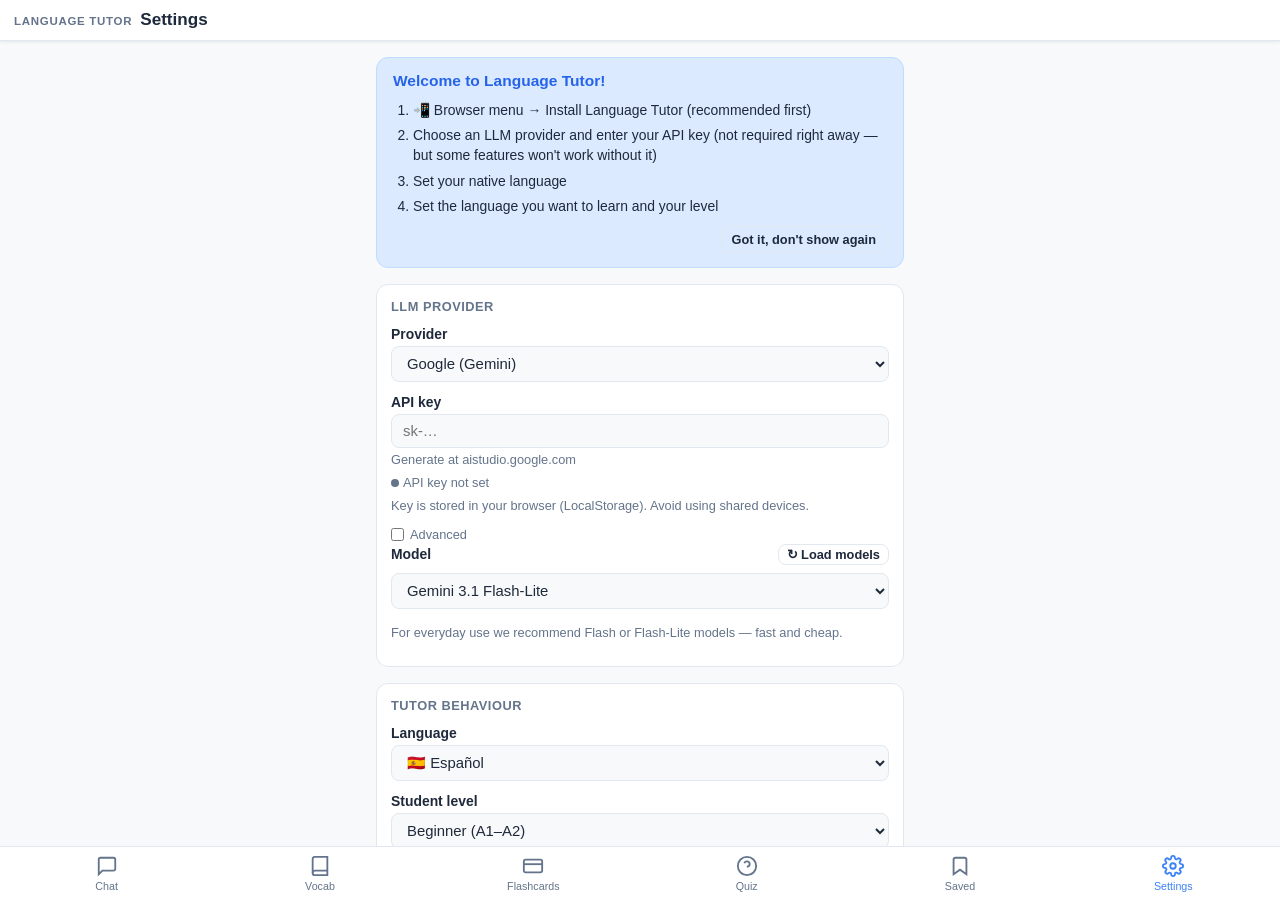
<file: preview/claude-published-web-unavailable-jUSaK/index.html>
<!DOCTYPE html>

<html lang="cs">
<head>
<meta charset="UTF-8">
<meta name="viewport" content="width=device-width, initial-scale=1.0, viewport-fit=cover">
<meta name="mobile-web-app-capable" content="yes">
<meta name="apple-mobile-web-app-capable" content="yes">
<meta name="apple-mobile-web-app-status-bar-style" content="default">
<meta name="apple-mobile-web-app-title" content="LangTutor">
<link rel="manifest" href="manifest.json">
<title>Language Tutor</title>
<link rel="stylesheet" href="style.css">

</head>
<body>
<div id="app">

<!-- ═══════ CHAT VIEW ═══════ -->

<div id="chat-view" class="view">
  <div class="hdr">
    <button class="icon-btn" id="clear-chat-btn" title="Nový rozhovor">
      <svg viewBox="0 0 24 24" fill="none" stroke="currentColor" stroke-width="2"><polyline points="1 4 1 10 7 10"/><path d="M3.51 15a9 9 0 1 0 .49-4.68"/></svg>
    </button>
    <h1 id="hdr-title">Language Tutor</h1>
    <div class="hdr-right" style="display:flex;gap:6px;align-items:center">
      <a href="https://github.com/honzabfu/jz-language-tutor#readme" target="_blank" rel="noopener" class="icon-btn" id="chat-help-btn" title="Nápověda">
        <svg viewBox="0 0 24 24" fill="none" stroke="currentColor" stroke-width="2"><circle cx="12" cy="12" r="10"/><path d="M9.09 9a3 3 0 0 1 5.83 1c0 2-3 3-3 3"/><line x1="12" y1="17" x2="12.01" y2="17"/></svg>
      </a>
      <div class="mode-toggle">
        <button class="mode-opt active" id="mode-btn-chat">💬 <span id="mode-lbl-chat">Chat</span></button>
        <button class="mode-opt lesson" id="mode-btn-lesson">📚 <span id="mode-lbl-lesson">Lekce</span></button>
      </div>
      <span id="provider-badge" class="provider-badge warn">–</span>
      <select id="lang-select"></select>
    </div>
  </div>
  <div id="vocab-cost-warn" style="display:none;font-size:0.8rem;padding:6px 14px;border-bottom:1px solid"></div>
  <div id="msg-list">
    <div id="empty">
      <div class="flag" id="empty-flag">🌍</div>
      <h2 id="empty-title">Připrav se na procvičování!</h2>
      <p id="empty-desc">Napiš cokoliv a tutor ti odpoví s vysvětlením a zpětnou vazbou.</p>
    </div>
    <div id="typing-row" class="typing"><div class="dot"></div><div class="dot"></div><div class="dot"></div></div>
  </div>
  <div id="feedback-bar">
    <div class="fb-tabs">
      <button class="fb-tab active" id="fb-tab-positive">✅ <span id="fb-lbl-positive">Správně</span></button>
      <button class="fb-tab" id="fb-tab-corrections">✏️ <span id="fb-lbl-corrections">Opravy</span></button>
      <button class="fb-tab" id="fb-tab-suggestions">💡 <span id="fb-lbl-suggestions">Tipy</span></button>
    </div>
    <div id="fb-content" class="fb-content"></div>
  </div>
  <div id="input-area">
    <textarea id="msg-input" rows="1"></textarea>
    <button id="send-btn" disabled>
      <svg viewBox="0 0 24 24" fill="none" stroke="currentColor" stroke-width="2.5"><line x1="22" y1="2" x2="11" y2="13"/><polygon points="22 2 15 22 11 13 2 9 22 2"/></svg>
    </button>
  </div>
</div>

<!-- ═══════ VOCAB VIEW ═══════ -->

<div id="vocab-view" class="view">
  <div class="hdr">
    <h1 id="vocab-hdr-title">Slovní zásoba</h1>
    <div style="display:flex;gap:6px;align-items:center">
      <select id="vocab-lang-select"></select>
      <button class="icon-btn" id="add-word-btn" title="Přidat slovo">
        <svg viewBox="0 0 24 24" fill="none" stroke="currentColor" stroke-width="2.5"><line x1="12" y1="5" x2="12" y2="19"/><line x1="5" y1="12" x2="19" y2="12"/></svg>
      </button>
    </div>
  </div>
  <div class="vocab-toolbar">
    <input type="text" id="vocab-search" placeholder="Hledat…">
    <button class="btn btn-ghost btn-sm" id="vocab-import-btn">⬆ Import</button>
    <button class="btn btn-ghost btn-sm" id="vocab-export-btn">⬇ Export</button>
    <button class="btn btn-ghost btn-sm" id="vocab-gen-btn">✨ Generovat</button>
    <button class="btn btn-ghost btn-sm" id="dict-btn">📖 Slovník</button>
    <button class="btn btn-ghost btn-sm" id="sort-btn">↕ Řadit</button>
    <button class="btn btn-ghost btn-sm" id="delete-learned-btn">🗑 Naučená</button>
    <button class="btn btn-ghost btn-sm" id="bulk-mode-btn">☑ Vybrat</button>
    <span id="vocab-count" style="font-size:0.8rem;color:var(--mut);margin-left:auto"></span>
  </div>
  <div id="vocab-list" style="flex:1;overflow-y:auto;-webkit-overflow-scrolling:touch"></div>
  <div id="bulk-bar">
    <span id="bulk-count" style="font-size:0.87rem;flex:1;color:var(--mut)">0 vybráno</span>
    <button class="btn btn-ghost btn-sm" id="bulk-select-all-btn">Vybrat vše</button>
    <button class="btn btn-danger btn-sm" id="bulk-delete-btn">Smazat</button>
    <button class="btn btn-ghost btn-sm" id="bulk-cancel-btn">Zrušit</button>
  </div>
</div>

<!-- ═══════ FLASHCARD VIEW ═══════ -->

<div id="fc-view" class="view">
  <div class="hdr">
    <h1 id="fc-hdr-title">Flashcards</h1>
    <div class="hdr-right" style="display:flex;gap:6px;align-items:center">
      <select id="fc-lang-select"></select>
      <select id="fc-filter-select">
        <option value="today">Dnes</option>
        <option value="all">Vše</option>
        <option value="new">Nová</option>
        <option value="weak">Obtížná</option>
      </select>
      <button class="fc-dir-btn" id="fc-dir-btn">⇄ Cizí</button>
    </div>
  </div>
  <div id="fc-body" class="fc-body"></div>
</div>

<!-- ═══════ QUIZ VIEW ═══════ -->

<div id="quiz-view" class="view">
  <div class="hdr">
    <button class="icon-btn" id="quiz-restart-btn">
      <svg viewBox="0 0 24 24" fill="none" stroke="currentColor" stroke-width="2"><polyline points="1 4 1 10 7 10"/><path d="M3.51 15a9 9 0 1 0 .49-4.68"/></svg>
    </button>
    <h1 id="quiz-hdr-title">Quiz</h1>
    <span id="quiz-provider-badge" class="provider-badge warn">–</span>
    <select id="quiz-lang-select"></select>
  </div>
  <div id="quiz-msg-list"><div id="quiz-empty" class="quiz-empty-state"><div style="font-size:2.67rem">🎯</div><h2 id="quiz-empty-title"></h2><p id="quiz-empty-desc"></p></div><div id="quiz-typing-row" class="typing"><div class="dot"></div><div class="dot"></div><div class="dot"></div></div></div>
  <div id="quiz-input-area">
    <textarea id="quiz-input" rows="1" placeholder="Tvoje odpověď…"></textarea>
    <button id="quiz-send-btn" disabled>
      <svg viewBox="0 0 24 24" fill="none" stroke="currentColor" stroke-width="2.5"><line x1="22" y1="2" x2="11" y2="13"/><polygon points="22 2 15 22 11 13 2 9 22 2"/></svg>
    </button>
  </div>
</div>

<!-- ═══════ TIPS VIEW ═══════ -->

<div id="tips-view" class="view">
  <div class="hdr">
    <h1 id="tips-hdr-title">Uložená doporučení</h1>
    <div style="display:flex;gap:6px;align-items:center">
      <select id="tips-lang-select"></select>
    </div>
  </div>
  <div class="tips-toolbar">
    <button class="tips-filter-btn active" id="tips-filter-all">Vše</button>
    <button class="tips-filter-btn" id="tips-filter-positive">✅ <span id="tips-lbl-positive">Správně</span></button>
    <button class="tips-filter-btn" id="tips-filter-corrections">✏️ <span id="tips-lbl-corrections">Opravy</span></button>
    <button class="tips-filter-btn" id="tips-filter-suggestions">💡 <span id="tips-lbl-suggestions">Tipy</span></button>
    <span id="tips-count" style="font-size:0.8rem;color:var(--mut);margin-left:auto"></span>
    <button class="btn btn-ghost btn-sm" id="tips-bulk-mode-btn">☑ Vybrat</button>
  </div>
  <div id="tips-list"></div>
  <div id="tips-bulk-bar">
    <span id="tips-bulk-count" style="font-size:0.87rem;flex:1;color:var(--mut)">0 vybráno</span>
    <button class="btn btn-ghost btn-sm" id="tips-bulk-select-all-btn">Vybrat vše</button>
    <button class="btn btn-danger btn-sm" id="tips-bulk-delete-btn">Smazat</button>
    <button class="btn btn-ghost btn-sm" id="tips-bulk-cancel-btn">Zrušit</button>
  </div>
</div>

<!-- ═══════ SETTINGS VIEW ═══════ -->

<div id="settings-view" class="view">
  <div class="hdr">
    <div style="font-size:0.72rem;font-weight:600;letter-spacing:0.06em;text-transform:uppercase;color:var(--mut);text-align:center;padding-top:2px">Language Tutor</div>
    <h1 id="settings-title">Nastavení</h1>
  </div>
  <div class="settings-body">
    <div id="onboarding-banner" class="onboarding-banner" style="display:none">
      <div class="onboarding-banner-hd" id="ob-title"></div>
      <ol class="onboarding-steps">
        <li id="ob-step1"></li>
        <li id="ob-step2"></li>
        <li id="ob-step3"></li>
        <li id="ob-step4"></li>
      </ol>
      <div class="onboarding-banner-footer">
        <button class="btn btn-sm btn-ghost" id="ob-dismiss"></button>
      </div>
    </div>
    <div class="card">
      <h3 id="s-provider-title">LLM Poskytovatel</h3>
      <div class="field"><label id="s-provider-label">Poskytovatel</label>
        <select id="cfg-provider">
          <option value="anthropic">Anthropic (Claude)</option>
          <option value="openai">OpenAI (GPT)</option>
          <option value="gemini">Google (Gemini)</option>
          <option value="ollama">Ollama (lokální)</option>
          <option value="custom">Vlastní / Custom (OpenAI-compatible)</option>
        </select>
      </div>
      <div class="field" id="field-apikey"><label id="s-apikey-label">API klíč</label>
        <input type="password" id="cfg-apikey" placeholder="sk-…" autocomplete="off">
        <div class="hint" id="apikey-hint"></div>
        <div class="provider-status" id="apikey-status"></div>
        <div class="hint" id="apikey-storage-warn" style="margin-top:4px"></div>
        <div class="hint-warn" id="s-anthropic-hint" style="display:none"></div>
      </div>
      <div id="field-advanced" style="display:none">
        <label class="adv-toggle">
          <input type="checkbox" id="cfg-advanced">
          <span id="s-advanced-label">Pokročilé</span>
        </label>
      </div>
      <div id="advanced-fields" style="display:none">
        <div class="field" id="field-anthropic-proxy-url" style="display:none">
          <label id="s-anthropic-proxy-label">Proxy URL</label>
          <input type="text" id="cfg-anthropic-proxy-url" placeholder="https://…" autocomplete="off">
          <div class="hint" id="s-anthropic-proxy-hint"></div>
        </div>
        <div class="field" id="field-openai-endpoint-url" style="display:none">
          <label id="s-openai-endpoint-label">API URL</label>
          <input type="text" id="cfg-openai-endpoint-url" placeholder="https://api.openai.com/v1/chat/completions" autocomplete="off">
          <div class="hint" id="s-openai-endpoint-hint"></div>
        </div>
        <div class="field" id="field-openai-auth-header" style="display:none">
          <label id="s-openai-auth-label">Auth header</label>
          <select id="cfg-openai-auth-header">
            <option value="bearer">Authorization: Bearer (default)</option>
            <option value="api-key">api-key (Azure)</option>
          </select>
        </div>
        <div class="field" id="field-gemini-endpoint-url" style="display:none">
          <label id="s-gemini-endpoint-label">API URL</label>
          <input type="text" id="cfg-gemini-endpoint-url" placeholder="https://generativelanguage.googleapis.com/v1beta" autocomplete="off">
          <div class="hint" id="s-gemini-endpoint-hint"></div>
        </div>
      </div>
      <div class="field" id="field-ollama-url" style="display:none"><label>Ollama URL</label>
        <input type="text" id="cfg-ollama-url" placeholder="http://localhost:11434">
        <div class="hint" id="s-ollama-hint">Ollama musí mít povoleno CORS pro tuto doménu.</div>
      </div>
      <div class="field" id="field-custom-url" style="display:none"><label>API URL</label>
        <input type="text" id="cfg-custom-url" placeholder="https://openrouter.ai/api/v1">
        <div class="hint" id="s-custom-url-hint">OpenAI-compatible endpoint (bez /chat/completions). API klíč výše je volitelný.</div>
      </div>
      <div class="field" id="field-model-select">
        <div style="display:flex;align-items:center;justify-content:space-between;margin-bottom:4px">
          <label id="s-model-label" style="margin:0">Model</label>
          <button class="btn btn-ghost btn-sm" id="fetch-models-btn" style="padding:2px 8px;font-size:0.8rem">↻ <span id="fetch-models-lbl">Načíst modely</span></button>
        </div>
        <select id="cfg-model"></select>
        <div class="hint" id="model-fetch-status" style="margin-top:4px"></div>
        <div class="hint" id="s-model-hint" style="margin-top:4px"></div>
      </div>
      <div class="field" id="field-custom-model" style="display:none"><label id="s-custom-model-label">Model (název)</label>
        <input type="text" id="cfg-custom-model" placeholder="gpt-4o-mini">
      </div>
    </div>
    <div class="card">
      <h3 id="s-tutor-title">Chování tutora</h3>
      <div class="field"><label id="s-lang-label">Jazyk</label>
        <select id="cfg-level-lang-select"></select>
      </div>
      <div class="field"><label id="s-level-label">Úroveň studenta</label>
        <select id="cfg-level">
          <option value="beginner">Začátečník (A1–A2)</option>
          <option value="intermediate">Mírně pokročilý (B1–B2)</option>
          <option value="advanced">Pokročilý (C1–C2)</option>
        </select>
      </div>
      <div class="field"><label id="s-native-lang-label">Mateřský jazyk</label>
        <select id="cfg-native-lang">
          <option value="">Automaticky (= jazyk UI)</option>
        </select>
      </div>
      <div class="field"><label id="s-feedback-label">Styl zpětné vazby</label>
        <select id="cfg-feedback-style">
          <option value="gentle">Jemný (povzbuzující)</option>
          <option value="balanced">Vyvážený</option>
          <option value="strict">Přísný (každá chyba)</option>
        </select>
      </div>
      <div class="field"><label id="s-custom-instructions-label">Vlastní instrukce pro tutora</label>
        <textarea id="cfg-custom-instructions" rows="3" maxlength="500" style="resize:vertical" placeholder="Vždy používej formální tykání. Vysvětluj gramatická pravidla při opravách."></textarea>
        <span id="cfg-custom-instructions-count" style="font-size:0.78rem;color:var(--mut);float:right">0</span><span style="font-size:0.78rem;color:var(--mut);float:right">&nbsp;/ 500&nbsp;</span>
        <small id="s-custom-instructions-hint" style="color:var(--mut);display:block;margin-top:4px">Pro nejlepší výsledky piš instrukce v angličtině.</small>
      </div>
    </div>
    <div class="card">
      <h3 id="s-ui-title">Rozhraní</h3>
      <div class="field"><label id="s-ui-lang-label">Jazyk rozhraní</label>
        <select id="cfg-ui-lang"></select>
      </div>
      <div class="field"><label id="s-font-size-label">Velikost písma</label>
        <select id="cfg-font-size">
          <option value="small">Malé</option>
          <option value="medium">Střední</option>
          <option value="large">Velké</option>
          <option value="xl">Extra velké</option>
        </select>
      </div>
      <div class="field"><label id="s-theme-label">Vzhled</label>
        <select id="cfg-theme">
          <option value="auto">Automaticky (systém)</option>
          <option value="light">Světlý</option>
          <option value="dark">Tmavý</option>
        </select>
      </div>
      <div class="field"><label id="s-default-view-label">Výchozí záložka</label>
        <select id="cfg-default-view">
          <option value="chat" id="s-default-view-chat">Chat</option>
          <option value="vocab" id="s-default-view-vocab">Slovíčka</option>
          <option value="fc" id="s-default-view-fc">Flashcards</option>
          <option value="quiz" id="s-default-view-quiz">Quiz</option>
          <option value="tips" id="s-default-view-tips">Uložené</option>
        </select>
      </div>
    </div>
    <div class="card">
      <h3 id="s-data-title">Data & záloha</h3>
      <p id="s-data-desc" style="font-size:0.87rem;color:var(--mut);margin-bottom:12px">Export zahrnuje konfiguraci, veškerou slovní zásobu (všechny jazyky) a SM-2 data.</p>
      <div id="backup-reminder-banner" class="backup-reminder" style="display:none">
        <p id="backup-reminder-text" class="backup-reminder-text"></p>
        <div class="btn-row" style="margin-top:8px">
          <button class="btn btn-primary btn-sm" id="backup-reminder-export-btn">Exportovat zálohu</button>
          <button class="btn btn-ghost btn-sm" id="backup-reminder-later-btn">Připomenout za 14 dní</button>
          <button class="btn btn-ghost btn-sm" id="backup-reminder-disable-btn">Nevypomínat</button>
        </div>
      </div>
      <div class="btn-row">
        <button id="s-save-btn" class="btn btn-primary">Uložit</button>
        <button id="s-export-btn" class="btn btn-ghost">Export zálohy</button>
        <button id="s-import-btn" class="btn btn-ghost">Import zálohy</button>
      </div>
      <div style="margin-top:10px" class="btn-row">
        <button id="s-clear-btn" class="btn btn-danger">Smazat vše</button>
        <button id="s-adv-btn" class="btn btn-warn">⚠ Zde jsou draci</button>
      </div>
      <span id="save-toast" class="save-toast"></span>
    </div>
    <div style="text-align:center;font-size:0.8rem;color:var(--mut);padding-bottom:4px">Language Tutor v1.4.1 · PWA:<button id="s-add-to-home" style="background:none;border:none;padding:0;color:var(--mut);cursor:pointer;font-size:inherit;text-decoration:underline">Přidat na plochu</button> · <a href="https://github.com/honzabfu/jz-language-tutor#readme" target="_blank" rel="noopener" style="color:var(--mut)" id="s-help-link">Nápověda</a></div>
    <div style="text-align:center;font-size:0.8rem;color:var(--mut);padding-bottom:8px"><a href="https://jan-zak.cz" target="_blank" rel="noopener" style="color:var(--mut)">jan-zak.cz</a> <span id="footer-tagline">— další užitečné aplikace</span></div>
  </div>
</div>

<!-- ═══════ ADVANCED SETTINGS OVERLAY ═══════ -->

<div id="advanced-settings-overlay" class="overlay">
  <div class="sheet">
    <h2 id="adv-title">⚠ Zde jsou draci</h2>
    <div class="hint-warn" id="adv-warning" style="margin-bottom:14px">Tato nastavení jsou určena pro pokročilé uživatele. Špatné hodnoty mohou způsobit nefunkčnost nebo vysoké náklady na API.</div>
    <div class="field">
      <label id="adv-max-tokens-label">Max. tokenů (chat odpovědi)</label>
      <input type="number" id="cfg-adv-max-tokens" min="128" max="8192" step="64" style="width:100%">
      <span class="hint" id="adv-max-tokens-hint">Výchozí: 8192. Řídí maximální délku odpovědí tutora v chatu.</span>
    </div>
    <div class="field">
      <label class="adv-toggle" style="margin-bottom:6px">
        <input type="checkbox" id="cfg-adv-temperature-default">
        <span id="adv-temperature-default-label">Použít výchozí hodnotu provideru</span>
      </label>
      <label><span id="adv-temperature-label">Teplota</span>: <span id="cfg-adv-temperature-val">0.70</span></label>
      <input type="range" id="cfg-adv-temperature" min="0" max="1" step="0.05" style="width:100%">
      <span class="hint" id="adv-temperature-hint">0 = deterministický, 1 = kreativnější.</span>
    </div>
    <div class="field">
      <label class="adv-toggle">
        <input type="checkbox" id="cfg-adv-streaming-disabled">
        <span id="adv-streaming-label">Zakázat streaming odpovědí</span>
      </label>
      <span class="hint" id="adv-streaming-hint">Pro vlastní endpointy bez podpory SSE streamingu.</span>
    </div>
    <div class="field">
      <label id="s-fc-session-size-label">Počet karet za sezení</label>
      <input type="number" id="cfg-fc-session-size" min="5" max="50" step="1" style="width:100%">
      <span class="hint" id="s-fc-session-size-hint">Kolik karet se zobrazí za jedno sezení (5–50).</span>
    </div>
    <div class="field">
      <label id="s-quiz-session-size-label">Otázek na kvíz</label>
      <input type="number" id="cfg-quiz-session-size" min="5" max="30" step="1" style="width:100%">
      <span class="hint" id="s-quiz-session-size-hint">Počet slovíček testovaných na jeden kvíz (5–30).</span>
    </div>
    <div class="field">
      <label><span id="s-sm-easy-bonus-label">SM-2 bonus pro snadné</span>: <span id="cfg-sm-easy-bonus-val">1.00</span>×</label>
      <input type="range" id="cfg-sm-easy-bonus" min="1.0" max="1.5" step="0.05" style="width:100%">
      <span class="hint" id="s-sm-easy-bonus-hint">Interval snadných karet se vynásobí tímto koeficientem. 1.0 = bez bonusu.</span>
    </div>
    <div class="field">
      <label><span id="s-tts-rate-label">Rychlost výslovnosti</span>: <span id="cfg-tts-rate-val">0.9</span>×</label>
      <input type="range" id="cfg-tts-rate" min="0.5" max="1.5" step="0.1" style="width:100%">
      <span class="hint" id="s-tts-rate-hint">Rychlost přehrávání výslovnosti (0.5–1.5×).</span>
    </div>
    <div class="field">
      <label id="s-vocab-import-dups-label">Při importu duplicit</label>
      <select id="cfg-vocab-import-dups">
        <option value="skip">Přeskočit</option>
        <option value="merge">Sloučit (aktualizovat překlad)</option>
        <option value="overwrite">Přepsat (překlad + poznámky)</option>
      </select>
      <span class="hint" id="s-vocab-import-dups-hint">Chování při importu slovíčka, které již existuje ve slovníku.</span>
    </div>
    <div class="btn-row" style="margin-top:16px">
      <button class="btn btn-primary" id="adv-save-btn">Uložit</button>
      <button class="btn btn-ghost" id="adv-cancel-btn">Zrušit</button>
      <button class="btn btn-ghost" id="adv-reset-btn">Výchozí</button>
      <button class="btn btn-ghost" id="adv-cfg-edit-btn">Upravit konfiguraci</button>
    </div>
  </div>
</div>

<!-- ═══════ CFG EDITOR OVERLAY ═══════ -->

<div id="cfg-editor-overlay" class="overlay">
  <div class="sheet">
    <h2 id="cfg-editor-title">Úprava konfigurace</h2>
    <div class="hint-warn" id="cfg-editor-hint" style="margin-bottom:14px">Přímo editujte JSON objekt konfigurace. Neplatný JSON nebo nesprávné hodnoty mohou způsobit nefunkčnost.</div>
    <textarea id="cfg-editor-textarea" style="width:100%;height:40vh;min-height:150px;font-family:monospace;font-size:12px;border:1px solid var(--bdr);border-radius:6px;padding:8px;resize:none;background:var(--bg);color:var(--txt);box-sizing:border-box;overflow-y:auto"></textarea>
    <div id="cfg-editor-error" style="color:var(--err);margin-top:6px;display:none;font-size:13px"></div>
    <div class="btn-row" style="margin-top:16px">
      <button class="btn btn-primary" id="cfg-editor-save-btn">Uložit</button>
      <button class="btn btn-ghost" id="cfg-editor-cancel-btn">Zrušit</button>
    </div>
  </div>
</div>

<!-- ═══════ PWA INSTALL BANNER ═══════ -->

<div id="pwa-banner">
  <span id="pwa-banner-text">📲 Přidat Language Tutor na plochu</span>
  <button class="pwa-install-btn" id="pwa-install-btn">Přidat</button>
  <button class="pwa-dismiss-btn" id="pwa-dismiss-btn" title="Zavřít">×</button>
</div>

<!-- ═══════ PWA GUIDE MODAL ═══════ -->

<div id="pwa-guide-modal" class="overlay">
  <div class="sheet">
    <h2 id="pwa-guide-title">Přidat na plochu</h2>
    <div id="pwa-guide-ios" style="display:none">
      <ol style="margin:12px 0;padding-left:1.4em;line-height:1.8">
        <li id="pwa-guide-ios-s1"></li>
        <li id="pwa-guide-ios-s2"></li>
        <li id="pwa-guide-ios-s3"></li>
      </ol>
      <p id="pwa-guide-ios-warn" style="margin:10px 0 4px;font-size:0.83rem;color:var(--mut);line-height:1.5"></p>
    </div>
    <div id="pwa-guide-other" style="display:none">
      <p id="pwa-guide-other-text" style="margin:12px 0;line-height:1.6"></p>
    </div>
    <div class="btn-row">
      <button class="btn btn-ghost" id="pwa-guide-close">Zavřít</button>
    </div>
  </div>
</div>

<!-- ═══════ SW UPDATE BANNER ═══════ -->

<div id="sw-update-banner">
  <span id="sw-update-banner-text">🔄 Nová verze je k dispozici</span>
  <button class="sw-reload-btn" id="sw-reload-btn">Obnovit</button>
  <button class="sw-dismiss-btn" id="sw-dismiss-btn" title="Zavřít">×</button>
</div>

<!-- ═══════ NAVBAR ═══════ -->

<div id="navbar">
  <button class="nav-btn" id="nav-chat">
    <svg viewBox="0 0 24 24" fill="none" stroke="currentColor" stroke-width="2"><path d="M21 15a2 2 0 0 1-2 2H7l-4 4V5a2 2 0 0 1 2-2h14a2 2 0 0 1 2 2z"/></svg>
    <span id="nav-lbl-chat">Chat</span>
  </button>
  <button class="nav-btn" id="nav-vocab">
    <svg viewBox="0 0 24 24" fill="none" stroke="currentColor" stroke-width="2"><path d="M4 19.5A2.5 2.5 0 0 1 6.5 17H20"/><path d="M6.5 2H20v20H6.5A2.5 2.5 0 0 1 4 19.5v-15A2.5 2.5 0 0 1 6.5 2z"/></svg>
    <span id="nav-lbl-vocab">Slovíčka</span>
  </button>
  <button class="nav-btn" id="nav-fc">
    <svg viewBox="0 0 24 24" fill="none" stroke="currentColor" stroke-width="2"><rect x="2" y="5" width="20" height="14" rx="2"/><line x1="2" y1="10" x2="22" y2="10"/></svg>
    <span id="nav-lbl-fc">Flashcards</span>
  </button>
  <button class="nav-btn" id="nav-quiz">
    <svg viewBox="0 0 24 24" fill="none" stroke="currentColor" stroke-width="2"><circle cx="12" cy="12" r="10"/><path d="M9.09 9a3 3 0 0 1 5.83 1c0 2-3 3-3 3"/><line x1="12" y1="17" x2="12.01" y2="17"/></svg>
    <span id="nav-lbl-quiz">Quiz</span>
  </button>
  <button class="nav-btn" id="nav-tips">
    <svg viewBox="0 0 24 24" fill="none" stroke="currentColor" stroke-width="2"><path d="M19 21l-7-5-7 5V5a2 2 0 0 1 2-2h10a2 2 0 0 1 2 2z"/></svg>
    <span id="nav-lbl-tips">Uložené</span>
  </button>
  <button class="nav-btn" id="nav-settings">
    <span class="nav-icon-wrap">
      <svg viewBox="0 0 24 24" fill="none" stroke="currentColor" stroke-width="2"><circle cx="12" cy="12" r="3"/><path d="M19.4 15a1.65 1.65 0 0 0 .33 1.82l.06.06a2 2 0 0 1-2.83 2.83l-.06-.06a1.65 1.65 0 0 0-1.82-.33 1.65 1.65 0 0 0-1 1.51V21a2 2 0 0 1-4 0v-.09A1.65 1.65 0 0 0 9 19.4a1.65 1.65 0 0 0-1.82.33l-.06.06a2 2 0 0 1-2.83-2.83l.06-.06A1.65 1.65 0 0 0 4.68 15a1.65 1.65 0 0 0-1.51-1H3a2 2 0 0 1 0-4h.09A1.65 1.65 0 0 0 4.6 9a1.65 1.65 0 0 0-.33-1.82l-.06-.06a2 2 0 0 1 2.83-2.83l.06.06A1.65 1.65 0 0 0 9 4.68a1.65 1.65 0 0 0 1-1.51V3a2 2 0 0 1 4 0v.09a1.65 1.65 0 0 0 1 1.51 1.65 1.65 0 0 0 1.82-.33l.06-.06a2 2 0 0 1 2.83 2.83l-.06.06A1.65 1.65 0 0 0 19.4 9a1.65 1.65 0 0 0 1.51 1H21a2 2 0 0 1 0 4h-.09a1.65 1.65 0 0 0-1.51 1z"/></svg>
      <span id="backup-badge" class="backup-badge" style="display:none"></span>
    </span>
    <span id="nav-lbl-settings">Nastavení</span>
  </button>
</div>

<!-- ═══════ WORD MODAL ═══════ -->

<div id="word-modal" class="overlay">
  <div class="sheet">
    <h2 id="modal-title">Přidat slovo</h2>
    <div class="field"><label id="modal-word-label" style="display:flex;align-items:center;gap:6px"><span id="modal-word-label-text">Slovo / fráze *</span><button type="button" class="speak-btn" id="modal-word-speak-btn" title="Hear word pronunciation">🔊</button></label><input type="text" id="modal-word" placeholder="hola"></div>
    <div style="display:flex;justify-content:center;margin:-4px 0"><button type="button" class="icon-btn" id="modal-swap-btn" title="Záměna">⇅</button></div>
    <div class="field"><label id="modal-trans-label"><span id="modal-trans-label-text">Překlad *</span></label><input type="text" id="modal-trans" placeholder="ahoj"></div>
    <div class="field"><label id="modal-note-label">Poznámka</label><textarea id="modal-notes" placeholder="příklad použití, kontext…"></textarea></div>
    <div class="field"><label id="modal-tags-label">Tagy</label><input type="text" id="modal-tags" placeholder="pozdravy, B1 (čárkou oddělené)"></div>
    <div id="modal-sm2-info" style="display:none;background:var(--bg);border-radius:10px;padding:10px 14px;font-size:0.87rem;color:var(--mut)">
      <div id="modal-sm2-title" style="font-weight:600;margin-bottom:6px;color:var(--txt)">Statistiky opakování</div>
      <div id="modal-sm2-rows" style="display:grid;grid-template-columns:1fr 1fr;gap:4px 16px"></div>
    </div>
    <div class="btn-row">
      <button class="btn btn-primary" id="modal-save-btn">Uložit</button>
      <button class="btn btn-ghost" id="modal-cancel-btn">Zrušit</button>
      <button class="btn btn-danger" id="modal-delete-btn" style="display:none">Smazat</button>
    </div>
  </div>
</div>

<!-- ═══════ IMPORT MODAL ═══════ -->

<div id="import-modal" class="overlay">
  <div class="sheet">
    <h2 id="import-title">Import slovní zásoby</h2>
    <p id="import-desc" style="font-size:0.87rem;color:var(--mut);margin-bottom:12px">CSV nebo TXT: každý řádek = <code>slovo,překlad,poznámka(volitelné)</code><br>Nebo vlož JSON ze zálohy.</p>
    <div class="field"><label id="import-content-label">Obsah souboru</label><textarea id="import-text" style="min-height:120px;font-family:monospace;font-size:0.8rem" placeholder="hola,ahoj,pozdrav&#10;gracias,děkuji"></textarea></div>
    <div class="field"><label id="import-lang-label">Cílový jazyk</label>
      <select id="import-lang-sel"></select>
    </div>
    <div class="field"><label id="import-col-label">Pořadí sloupců</label>
      <select id="import-col-order">
        <option value="normal">Cizí jazyk, Překlad (výchozí)</option>
        <option value="reverse">Překlad, Cizí jazyk</option>
      </select>
    </div>
    <div class="hint" id="import-preview" style="margin-bottom:10px"></div>
    <div class="btn-row">
      <button class="btn btn-primary" id="import-confirm-btn">Importovat</button>
      <button class="btn btn-ghost" id="import-cancel-btn">Zrušit</button>
      <button class="btn btn-ghost" id="import-file-btn">📂 Ze souboru</button>
    </div>
  </div>
</div>
<input type="file" id="file-input" accept=".csv,.txt,.json" style="display:none">

<!-- ═══════ BACKUP IMPORT MODAL ═══════ -->

<div id="backup-import-modal" class="overlay">
  <div class="sheet">
    <h2 id="backup-import-title">Import zálohy</h2>
    <p id="backup-import-desc" style="font-size:0.87rem;color:var(--mut);margin-bottom:12px">Vlož JSON zálohu nebo ji načti ze souboru.</p>
    <div class="field"><label id="backup-import-label">JSON záloha</label><textarea id="backup-import-text" style="min-height:120px;font-family:monospace;font-size:0.8rem" placeholder='{"version":2,"cfg":{},"vocab":{}}'></textarea></div>
    <div class="btn-row">
      <button class="btn btn-primary" id="backup-import-btn">Importovat</button>
      <button class="btn btn-ghost" id="backup-cancel-btn">Zrušit</button>
      <button class="btn btn-ghost" id="backup-file-btn">📂 Ze souboru</button>
    </div>
  </div>
</div>
<input type="file" id="backup-file-input" accept=".json" style="display:none">

<!-- ═══════ GENERATE MODAL ═══════ -->

<div id="gen-modal" class="overlay">
  <div class="sheet">
    <h2 id="gen-title">✨ Generovat slovíčka</h2>
    <div id="gen-form">
      <div class="field"><label id="gen-topic-label">Téma *</label>
        <input type="text" id="gen-topic" placeholder="cestování, jídlo, rodina…">
      </div>
      <div class="field"><label id="gen-count-label">Počet slov</label>
        <select id="gen-count">
          <option value="5">5</option>
          <option value="10" selected>10</option>
          <option value="20">20</option>
          <option value="50">50</option>
        </select>
      </div>
      <div class="field"><label id="gen-level-label">Úroveň</label>
        <select id="gen-level">
          <option value="beginner">Začátečník (A1–A2)</option>
          <option value="intermediate">Mírně pokročilý (B1–B2)</option>
          <option value="advanced">Pokročilý (C1–C2)</option>
        </select>
      </div>
      <p id="gen-api-note" class="hint" style="margin-bottom:12px"></p>
      <div class="btn-row">
        <button class="btn btn-primary" id="gen-action-btn">Generovat</button>
        <button class="btn btn-ghost" id="gen-cancel-btn">Zrušit</button>
      </div>
    </div>
    <div id="gen-preview" style="display:none">
      <p id="gen-preview-hint" style="font-size:0.87rem;color:var(--mut);margin-bottom:8px">Zaškrtni slovíčka, která chceš importovat:</p>
      <div id="gen-word-list" style="max-height:260px;overflow-y:auto;border:1px solid var(--bdr);border-radius:var(--rs)"></div>
      <div class="btn-row" style="margin-top:12px">
        <button class="btn btn-primary" id="gen-import-selected-btn">Importovat vybrané</button>
        <button class="btn btn-ghost" id="gen-back-btn">← Zpět</button>
      </div>
    </div>
  </div>
</div>

<!-- ═══════ DICTIONARY MODAL ═══════ -->

<div id="dict-modal" class="overlay">
  <div class="sheet">
    <h2 id="dict-modal-title">Slovník</h2>
    <div class="field">
      <div style="display:flex;gap:8px;align-items:center">
        <input type="text" id="dict-input" style="flex:1;min-width:0">
        <button class="btn btn-primary btn-sm" id="dict-lookup-btn">Hledat</button>
      </div>
    </div>
    <div id="dict-result"></div>
    <p id="dict-warning" class="hint"></p>
    <div class="btn-row">
      <button class="btn btn-ghost btn-sm" id="dict-add-btn" style="display:none">+ Přidat do slovíček</button>
      <button class="btn btn-ghost" id="dict-close-btn">Zavřít</button>
    </div>
  </div>
</div>

<script type="module" src="app.js"></script>

</body>
</html>
</file>
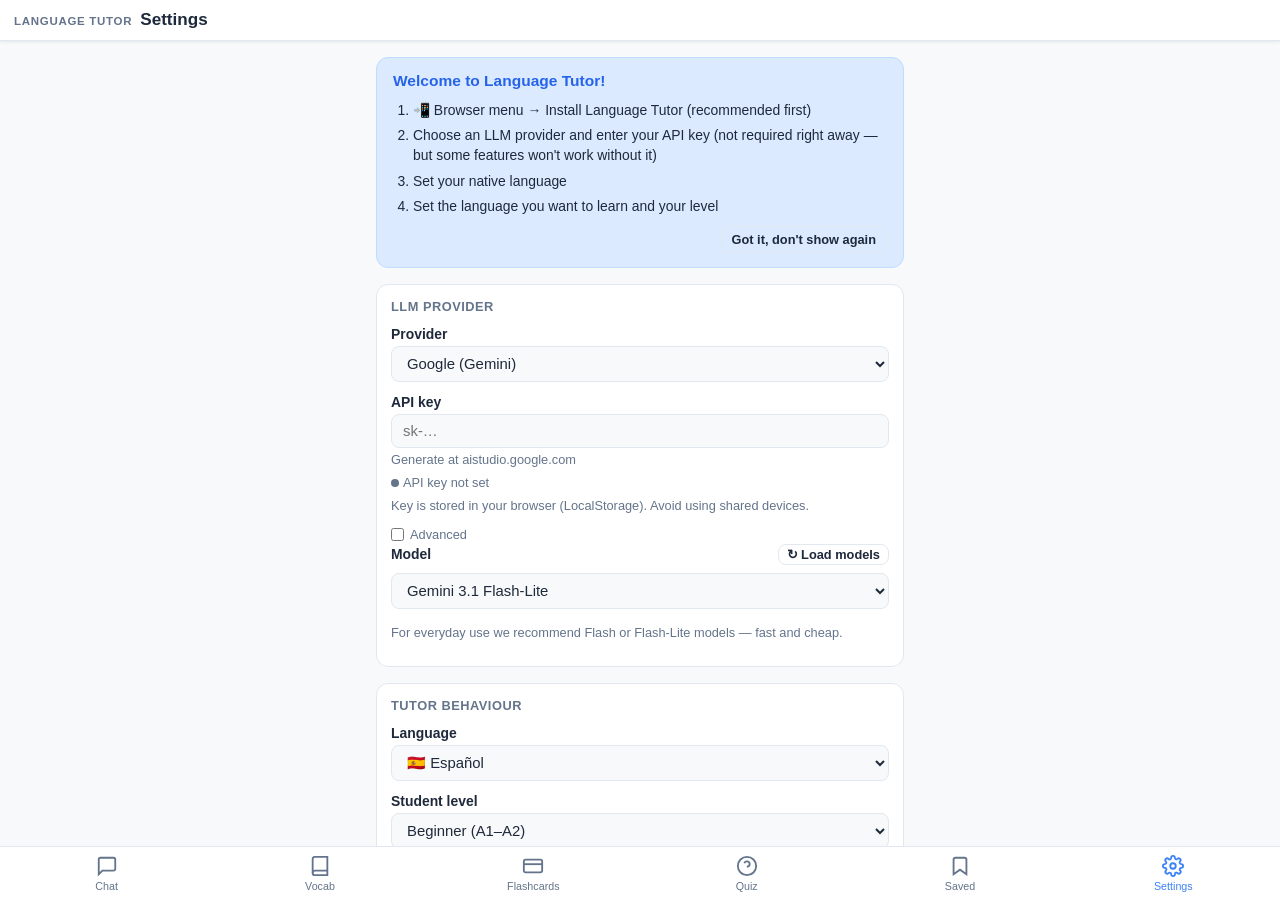
<file: preview/claude-release-8eadgx/index.html>
<!DOCTYPE html>

<html lang="cs">
<head>
<meta charset="UTF-8">
<meta name="viewport" content="width=device-width, initial-scale=1.0, viewport-fit=cover">
<meta name="mobile-web-app-capable" content="yes">
<meta name="apple-mobile-web-app-capable" content="yes">
<meta name="apple-mobile-web-app-status-bar-style" content="default">
<meta name="apple-mobile-web-app-title" content="LangTutor">
<link rel="manifest" href="manifest.json">
<title>Language Tutor</title>
<link rel="stylesheet" href="style.css">

</head>
<body>
<div id="app">

<!-- ═══════ CHAT VIEW ═══════ -->

<div id="chat-view" class="view">
  <div class="hdr">
    <button class="icon-btn" id="clear-chat-btn" title="Nový rozhovor">
      <svg viewBox="0 0 24 24" fill="none" stroke="currentColor" stroke-width="2"><polyline points="1 4 1 10 7 10"/><path d="M3.51 15a9 9 0 1 0 .49-4.68"/></svg>
    </button>
    <h1 id="hdr-title">Language Tutor</h1>
    <div class="hdr-right" style="display:flex;gap:6px;align-items:center">
      <a href="https://github.com/honzabfu/jz-language-tutor#readme" target="_blank" rel="noopener" class="icon-btn" id="chat-help-btn" title="Nápověda">
        <svg viewBox="0 0 24 24" fill="none" stroke="currentColor" stroke-width="2"><circle cx="12" cy="12" r="10"/><path d="M9.09 9a3 3 0 0 1 5.83 1c0 2-3 3-3 3"/><line x1="12" y1="17" x2="12.01" y2="17"/></svg>
      </a>
      <div class="mode-toggle">
        <button class="mode-opt active" id="mode-btn-chat">💬 <span id="mode-lbl-chat">Chat</span></button>
        <button class="mode-opt lesson" id="mode-btn-lesson">📚 <span id="mode-lbl-lesson">Lekce</span></button>
      </div>
      <span id="provider-badge" class="provider-badge warn">–</span>
      <select id="lang-select"></select>
    </div>
  </div>
  <div id="vocab-cost-warn" style="display:none;font-size:0.8rem;padding:6px 14px;border-bottom:1px solid"></div>
  <div id="msg-list">
    <div id="empty">
      <div class="flag" id="empty-flag">🌍</div>
      <h2 id="empty-title">Připrav se na procvičování!</h2>
      <p id="empty-desc">Napiš cokoliv a tutor ti odpoví s vysvětlením a zpětnou vazbou.</p>
    </div>
    <div id="typing-row" class="typing"><div class="dot"></div><div class="dot"></div><div class="dot"></div></div>
  </div>
  <div id="feedback-bar">
    <div class="fb-tabs">
      <button class="fb-tab active" id="fb-tab-positive">✅ <span id="fb-lbl-positive">Správně</span></button>
      <button class="fb-tab" id="fb-tab-corrections">✏️ <span id="fb-lbl-corrections">Opravy</span></button>
      <button class="fb-tab" id="fb-tab-suggestions">💡 <span id="fb-lbl-suggestions">Tipy</span></button>
    </div>
    <div id="fb-content" class="fb-content"></div>
  </div>
  <div id="input-area">
    <textarea id="msg-input" rows="1"></textarea>
    <button id="send-btn" disabled>
      <svg viewBox="0 0 24 24" fill="none" stroke="currentColor" stroke-width="2.5"><line x1="22" y1="2" x2="11" y2="13"/><polygon points="22 2 15 22 11 13 2 9 22 2"/></svg>
    </button>
  </div>
</div>

<!-- ═══════ VOCAB VIEW ═══════ -->

<div id="vocab-view" class="view">
  <div class="hdr">
    <h1 id="vocab-hdr-title">Slovní zásoba</h1>
    <div style="display:flex;gap:6px;align-items:center">
      <select id="vocab-lang-select"></select>
      <button class="icon-btn" id="add-word-btn" title="Přidat slovo">
        <svg viewBox="0 0 24 24" fill="none" stroke="currentColor" stroke-width="2.5"><line x1="12" y1="5" x2="12" y2="19"/><line x1="5" y1="12" x2="19" y2="12"/></svg>
      </button>
    </div>
  </div>
  <div class="vocab-toolbar">
    <input type="text" id="vocab-search" placeholder="Hledat…">
    <button class="btn btn-ghost btn-sm" id="vocab-import-btn">⬆ Import</button>
    <button class="btn btn-ghost btn-sm" id="vocab-export-btn">⬇ Export</button>
    <button class="btn btn-ghost btn-sm" id="vocab-gen-btn">✨ Generovat</button>
    <button class="btn btn-ghost btn-sm" id="dict-btn">📖 Slovník</button>
    <button class="btn btn-ghost btn-sm" id="sort-btn">↕ Řadit</button>
    <button class="btn btn-ghost btn-sm" id="delete-learned-btn">🗑 Naučená</button>
    <button class="btn btn-ghost btn-sm" id="bulk-mode-btn">☑ Vybrat</button>
    <span id="vocab-count" style="font-size:0.8rem;color:var(--mut);margin-left:auto"></span>
  </div>
  <div id="vocab-list" style="flex:1;overflow-y:auto;-webkit-overflow-scrolling:touch"></div>
  <div id="bulk-bar">
    <span id="bulk-count" style="font-size:0.87rem;flex:1;color:var(--mut)">0 vybráno</span>
    <button class="btn btn-ghost btn-sm" id="bulk-select-all-btn">Vybrat vše</button>
    <button class="btn btn-danger btn-sm" id="bulk-delete-btn">Smazat</button>
    <button class="btn btn-ghost btn-sm" id="bulk-cancel-btn">Zrušit</button>
  </div>
</div>

<!-- ═══════ FLASHCARD VIEW ═══════ -->

<div id="fc-view" class="view">
  <div class="hdr">
    <h1 id="fc-hdr-title">Flashcards</h1>
    <div class="hdr-right" style="display:flex;gap:6px;align-items:center">
      <select id="fc-lang-select"></select>
      <select id="fc-filter-select">
        <option value="today">Dnes</option>
        <option value="all">Vše</option>
        <option value="new">Nová</option>
        <option value="weak">Obtížná</option>
      </select>
      <button class="fc-dir-btn" id="fc-dir-btn">⇄ Cizí</button>
    </div>
  </div>
  <div id="fc-body" class="fc-body"></div>
</div>

<!-- ═══════ QUIZ VIEW ═══════ -->

<div id="quiz-view" class="view">
  <div class="hdr">
    <button class="icon-btn" id="quiz-restart-btn">
      <svg viewBox="0 0 24 24" fill="none" stroke="currentColor" stroke-width="2"><polyline points="1 4 1 10 7 10"/><path d="M3.51 15a9 9 0 1 0 .49-4.68"/></svg>
    </button>
    <h1 id="quiz-hdr-title">Quiz</h1>
    <span id="quiz-provider-badge" class="provider-badge warn">–</span>
    <select id="quiz-lang-select"></select>
  </div>
  <div id="quiz-msg-list"><div id="quiz-empty" class="quiz-empty-state"><div style="font-size:2.67rem">🎯</div><h2 id="quiz-empty-title"></h2><p id="quiz-empty-desc"></p></div><div id="quiz-typing-row" class="typing"><div class="dot"></div><div class="dot"></div><div class="dot"></div></div></div>
  <div id="quiz-input-area">
    <textarea id="quiz-input" rows="1" placeholder="Tvoje odpověď…"></textarea>
    <button id="quiz-send-btn" disabled>
      <svg viewBox="0 0 24 24" fill="none" stroke="currentColor" stroke-width="2.5"><line x1="22" y1="2" x2="11" y2="13"/><polygon points="22 2 15 22 11 13 2 9 22 2"/></svg>
    </button>
  </div>
</div>

<!-- ═══════ TIPS VIEW ═══════ -->

<div id="tips-view" class="view">
  <div class="hdr">
    <h1 id="tips-hdr-title">Uložená doporučení</h1>
    <div style="display:flex;gap:6px;align-items:center">
      <select id="tips-lang-select"></select>
    </div>
  </div>
  <div class="tips-toolbar">
    <button class="tips-filter-btn active" id="tips-filter-all">Vše</button>
    <button class="tips-filter-btn" id="tips-filter-positive">✅ <span id="tips-lbl-positive">Správně</span></button>
    <button class="tips-filter-btn" id="tips-filter-corrections">✏️ <span id="tips-lbl-corrections">Opravy</span></button>
    <button class="tips-filter-btn" id="tips-filter-suggestions">💡 <span id="tips-lbl-suggestions">Tipy</span></button>
    <span id="tips-count" style="font-size:0.8rem;color:var(--mut);margin-left:auto"></span>
    <button class="btn btn-ghost btn-sm" id="tips-bulk-mode-btn">☑ Vybrat</button>
  </div>
  <div id="tips-list"></div>
  <div id="tips-bulk-bar">
    <span id="tips-bulk-count" style="font-size:0.87rem;flex:1;color:var(--mut)">0 vybráno</span>
    <button class="btn btn-ghost btn-sm" id="tips-bulk-select-all-btn">Vybrat vše</button>
    <button class="btn btn-danger btn-sm" id="tips-bulk-delete-btn">Smazat</button>
    <button class="btn btn-ghost btn-sm" id="tips-bulk-cancel-btn">Zrušit</button>
  </div>
</div>

<!-- ═══════ SETTINGS VIEW ═══════ -->

<div id="settings-view" class="view">
  <div class="hdr">
    <div style="font-size:0.72rem;font-weight:600;letter-spacing:0.06em;text-transform:uppercase;color:var(--mut);text-align:center;padding-top:2px">Language Tutor</div>
    <h1 id="settings-title">Nastavení</h1>
  </div>
  <div class="settings-body">
    <div id="onboarding-banner" class="onboarding-banner" style="display:none">
      <div class="onboarding-banner-hd" id="ob-title"></div>
      <ol class="onboarding-steps">
        <li id="ob-step1"></li>
        <li id="ob-step2"></li>
        <li id="ob-step3"></li>
        <li id="ob-step4"></li>
      </ol>
      <div class="onboarding-banner-footer">
        <button class="btn btn-sm btn-ghost" id="ob-dismiss"></button>
      </div>
    </div>
    <div class="card">
      <h3 id="s-provider-title">LLM Poskytovatel</h3>
      <div class="field"><label id="s-provider-label">Poskytovatel</label>
        <select id="cfg-provider">
          <option value="anthropic">Anthropic (Claude)</option>
          <option value="openai">OpenAI (GPT)</option>
          <option value="gemini">Google (Gemini)</option>
          <option value="ollama">Ollama (lokální)</option>
          <option value="custom">Vlastní / Custom (OpenAI-compatible)</option>
        </select>
      </div>
      <div class="field" id="field-apikey"><label id="s-apikey-label">API klíč</label>
        <input type="password" id="cfg-apikey" placeholder="sk-…" autocomplete="off">
        <div class="hint" id="apikey-hint"></div>
        <div class="provider-status" id="apikey-status"></div>
        <div class="hint" id="apikey-storage-warn" style="margin-top:4px"></div>
      </div>
      <div id="field-advanced" style="display:none">
        <label class="adv-toggle">
          <input type="checkbox" id="cfg-advanced">
          <span id="s-advanced-label">Pokročilé</span>
        </label>
      </div>
      <div id="advanced-fields" style="display:none">
        <div class="field" id="field-anthropic-proxy-url" style="display:none">
          <label id="s-anthropic-proxy-label">Proxy URL</label>
          <input type="text" id="cfg-anthropic-proxy-url" placeholder="https://…" autocomplete="off">
          <div class="hint" id="s-anthropic-proxy-hint"></div>
        </div>
        <div class="field" id="field-openai-endpoint-url" style="display:none">
          <label id="s-openai-endpoint-label">API URL</label>
          <input type="text" id="cfg-openai-endpoint-url" placeholder="https://api.openai.com/v1/chat/completions" autocomplete="off">
          <div class="hint" id="s-openai-endpoint-hint"></div>
        </div>
        <div class="field" id="field-openai-auth-header" style="display:none">
          <label id="s-openai-auth-label">Auth header</label>
          <select id="cfg-openai-auth-header">
            <option value="bearer">Authorization: Bearer (default)</option>
            <option value="api-key">api-key (Azure)</option>
          </select>
        </div>
        <div class="field" id="field-gemini-endpoint-url" style="display:none">
          <label id="s-gemini-endpoint-label">API URL</label>
          <input type="text" id="cfg-gemini-endpoint-url" placeholder="https://generativelanguage.googleapis.com/v1beta" autocomplete="off">
          <div class="hint" id="s-gemini-endpoint-hint"></div>
        </div>
      </div>
      <div class="field" id="field-ollama-url" style="display:none"><label>Ollama URL</label>
        <input type="text" id="cfg-ollama-url" placeholder="http://localhost:11434">
        <div class="hint" id="s-ollama-hint">Ollama musí mít povoleno CORS pro tuto doménu.</div>
      </div>
      <div class="field" id="field-custom-url" style="display:none"><label>API URL</label>
        <input type="text" id="cfg-custom-url" placeholder="https://openrouter.ai/api/v1">
        <div class="hint" id="s-custom-url-hint">OpenAI-compatible endpoint (bez /chat/completions). API klíč výše je volitelný.</div>
      </div>
      <div class="field" id="field-model-select">
        <div style="display:flex;align-items:center;justify-content:space-between;margin-bottom:4px">
          <label id="s-model-label" style="margin:0">Model</label>
          <button class="btn btn-ghost btn-sm" id="fetch-models-btn" style="padding:2px 8px;font-size:0.8rem">↻ <span id="fetch-models-lbl">Načíst modely</span></button>
        </div>
        <select id="cfg-model"></select>
        <div class="hint" id="model-fetch-status" style="margin-top:4px"></div>
        <div class="hint" id="s-model-hint" style="margin-top:4px"></div>
      </div>
      <div class="field" id="field-custom-model" style="display:none"><label id="s-custom-model-label">Model (název)</label>
        <input type="text" id="cfg-custom-model" placeholder="gpt-4o-mini">
      </div>
    </div>
    <div class="card">
      <h3 id="s-tutor-title">Chování tutora</h3>
      <div class="field"><label id="s-lang-label">Jazyk</label>
        <select id="cfg-level-lang-select"></select>
      </div>
      <div class="field"><label id="s-level-label">Úroveň studenta</label>
        <select id="cfg-level">
          <option value="beginner">Začátečník (A1–A2)</option>
          <option value="intermediate">Mírně pokročilý (B1–B2)</option>
          <option value="advanced">Pokročilý (C1–C2)</option>
        </select>
      </div>
      <div class="field"><label id="s-native-lang-label">Mateřský jazyk</label>
        <select id="cfg-native-lang">
          <option value="">Automaticky (= jazyk UI)</option>
        </select>
      </div>
      <div class="field"><label id="s-feedback-label">Styl zpětné vazby</label>
        <select id="cfg-feedback-style">
          <option value="gentle">Jemný (povzbuzující)</option>
          <option value="balanced">Vyvážený</option>
          <option value="strict">Přísný (každá chyba)</option>
        </select>
      </div>
      <div class="field"><label id="s-custom-instructions-label">Vlastní instrukce pro tutora</label>
        <textarea id="cfg-custom-instructions" rows="3" maxlength="500" style="resize:vertical" placeholder="Vždy používej formální tykání. Vysvětluj gramatická pravidla při opravách."></textarea>
        <span id="cfg-custom-instructions-count" style="font-size:0.78rem;color:var(--mut);float:right">0</span><span style="font-size:0.78rem;color:var(--mut);float:right">&nbsp;/ 500&nbsp;</span>
        <small id="s-custom-instructions-hint" style="color:var(--mut);display:block;margin-top:4px">Pro nejlepší výsledky piš instrukce v angličtině.</small>
      </div>
    </div>
    <div class="card">
      <h3 id="s-ui-title">Rozhraní</h3>
      <div class="field"><label id="s-ui-lang-label">Jazyk rozhraní</label>
        <select id="cfg-ui-lang"></select>
      </div>
      <div class="field"><label id="s-font-size-label">Velikost písma</label>
        <select id="cfg-font-size">
          <option value="small">Malé</option>
          <option value="medium">Střední</option>
          <option value="large">Velké</option>
          <option value="xl">Extra velké</option>
        </select>
      </div>
      <div class="field"><label id="s-theme-label">Vzhled</label>
        <select id="cfg-theme">
          <option value="auto">Automaticky (systém)</option>
          <option value="light">Světlý</option>
          <option value="dark">Tmavý</option>
        </select>
      </div>
      <div class="field"><label id="s-default-view-label">Výchozí záložka</label>
        <select id="cfg-default-view">
          <option value="chat" id="s-default-view-chat">Chat</option>
          <option value="vocab" id="s-default-view-vocab">Slovíčka</option>
          <option value="fc" id="s-default-view-fc">Flashcards</option>
          <option value="quiz" id="s-default-view-quiz">Quiz</option>
          <option value="tips" id="s-default-view-tips">Uložené</option>
        </select>
      </div>
    </div>
    <div class="card">
      <h3 id="s-data-title">Data & záloha</h3>
      <p id="s-data-desc" style="font-size:0.87rem;color:var(--mut);margin-bottom:12px">Export zahrnuje konfiguraci, veškerou slovní zásobu (všechny jazyky) a SM-2 data.</p>
      <div id="backup-reminder-banner" class="backup-reminder" style="display:none">
        <p id="backup-reminder-text" class="backup-reminder-text"></p>
        <div class="btn-row" style="margin-top:8px">
          <button class="btn btn-primary btn-sm" id="backup-reminder-export-btn">Exportovat zálohu</button>
          <button class="btn btn-ghost btn-sm" id="backup-reminder-later-btn">Připomenout za 14 dní</button>
          <button class="btn btn-ghost btn-sm" id="backup-reminder-disable-btn">Nevypomínat</button>
        </div>
      </div>
      <div class="btn-row">
        <button id="s-save-btn" class="btn btn-primary">Uložit</button>
        <button id="s-export-btn" class="btn btn-ghost">Export zálohy</button>
        <button id="s-import-btn" class="btn btn-ghost">Import zálohy</button>
      </div>
      <div style="margin-top:10px" class="btn-row">
        <button id="s-clear-btn" class="btn btn-danger">Smazat vše</button>
        <button id="s-adv-btn" class="btn btn-warn">⚠ Zde jsou draci</button>
      </div>
      <span id="save-toast" class="save-toast"></span>
    </div>
    <div style="text-align:center;font-size:0.8rem;color:var(--mut);padding-bottom:4px">Language Tutor v1.4.4 · PWA:<button id="s-add-to-home" style="background:none;border:none;padding:0;color:var(--mut);cursor:pointer;font-size:inherit;text-decoration:underline">Přidat na plochu</button> · <a href="https://github.com/honzabfu/jz-language-tutor#readme" target="_blank" rel="noopener" style="color:var(--mut)" id="s-help-link">Nápověda</a></div>
    <div style="text-align:center;font-size:0.8rem;color:var(--mut);padding-bottom:8px"><a href="https://jan-zak.cz" target="_blank" rel="noopener" style="color:var(--mut)">jan-zak.cz</a> <span id="footer-tagline">— další užitečné aplikace</span></div>
  </div>
</div>

<!-- ═══════ ADVANCED SETTINGS OVERLAY ═══════ -->

<div id="advanced-settings-overlay" class="overlay">
  <div class="sheet">
    <h2 id="adv-title">⚠ Zde jsou draci</h2>
    <div class="hint-warn" id="adv-warning" style="margin-bottom:14px">Tato nastavení jsou určena pro pokročilé uživatele. Špatné hodnoty mohou způsobit nefunkčnost nebo vysoké náklady na API.</div>
    <div class="field">
      <label id="adv-max-tokens-label">Max. tokenů (chat odpovědi)</label>
      <input type="number" id="cfg-adv-max-tokens" min="128" max="8192" step="64" style="width:100%">
      <span class="hint" id="adv-max-tokens-hint">Výchozí: 8192. Řídí maximální délku odpovědí tutora v chatu.</span>
    </div>
    <div class="field">
      <label class="adv-toggle" style="margin-bottom:6px">
        <input type="checkbox" id="cfg-adv-temperature-default">
        <span id="adv-temperature-default-label">Použít výchozí hodnotu provideru</span>
      </label>
      <label><span id="adv-temperature-label">Teplota</span>: <span id="cfg-adv-temperature-val">0.70</span></label>
      <input type="range" id="cfg-adv-temperature" min="0" max="1" step="0.05" style="width:100%">
      <span class="hint" id="adv-temperature-hint">0 = deterministický, 1 = kreativnější.</span>
    </div>
    <div class="field">
      <label class="adv-toggle">
        <input type="checkbox" id="cfg-adv-streaming-disabled">
        <span id="adv-streaming-label">Zakázat streaming odpovědí</span>
      </label>
      <span class="hint" id="adv-streaming-hint">Pro vlastní endpointy bez podpory SSE streamingu.</span>
    </div>
    <div class="field">
      <label id="s-fc-session-size-label">Počet karet za sezení</label>
      <input type="number" id="cfg-fc-session-size" min="5" max="50" step="1" style="width:100%">
      <span class="hint" id="s-fc-session-size-hint">Kolik karet se zobrazí za jedno sezení (5–50).</span>
    </div>
    <div class="field">
      <label id="s-quiz-session-size-label">Otázek na kvíz</label>
      <input type="number" id="cfg-quiz-session-size" min="5" max="30" step="1" style="width:100%">
      <span class="hint" id="s-quiz-session-size-hint">Počet slovíček testovaných na jeden kvíz (5–30).</span>
    </div>
    <div class="field">
      <label><span id="s-sm-easy-bonus-label">SM-2 bonus pro snadné</span>: <span id="cfg-sm-easy-bonus-val">1.00</span>×</label>
      <input type="range" id="cfg-sm-easy-bonus" min="1.0" max="1.5" step="0.05" style="width:100%">
      <span class="hint" id="s-sm-easy-bonus-hint">Interval snadných karet se vynásobí tímto koeficientem. 1.0 = bez bonusu.</span>
    </div>
    <div class="field">
      <label><span id="s-tts-rate-label">Rychlost výslovnosti</span>: <span id="cfg-tts-rate-val">0.9</span>×</label>
      <input type="range" id="cfg-tts-rate" min="0.5" max="1.5" step="0.1" style="width:100%">
      <span class="hint" id="s-tts-rate-hint">Rychlost přehrávání výslovnosti (0.5–1.5×).</span>
    </div>
    <div class="field">
      <label id="s-vocab-import-dups-label">Při importu duplicit</label>
      <select id="cfg-vocab-import-dups">
        <option value="skip">Přeskočit</option>
        <option value="merge">Sloučit (aktualizovat překlad)</option>
        <option value="overwrite">Přepsat (překlad + poznámky)</option>
      </select>
      <span class="hint" id="s-vocab-import-dups-hint">Chování při importu slovíčka, které již existuje ve slovníku.</span>
    </div>
    <div class="btn-row" style="margin-top:16px">
      <button class="btn btn-primary" id="adv-save-btn">Uložit</button>
      <button class="btn btn-ghost" id="adv-cancel-btn">Zrušit</button>
      <button class="btn btn-ghost" id="adv-reset-btn">Výchozí</button>
      <button class="btn btn-ghost" id="adv-cfg-edit-btn">Upravit konfiguraci</button>
    </div>
  </div>
</div>

<!-- ═══════ CFG EDITOR OVERLAY ═══════ -->

<div id="cfg-editor-overlay" class="overlay">
  <div class="sheet">
    <h2 id="cfg-editor-title">Úprava konfigurace</h2>
    <div class="hint-warn" id="cfg-editor-hint" style="margin-bottom:14px">Přímo editujte JSON objekt konfigurace. Neplatný JSON nebo nesprávné hodnoty mohou způsobit nefunkčnost.</div>
    <textarea id="cfg-editor-textarea" style="width:100%;height:40vh;min-height:150px;font-family:monospace;font-size:12px;border:1px solid var(--bdr);border-radius:6px;padding:8px;resize:none;background:var(--bg);color:var(--txt);box-sizing:border-box;overflow-y:auto"></textarea>
    <div id="cfg-editor-error" style="color:var(--err);margin-top:6px;display:none;font-size:13px"></div>
    <div class="btn-row" style="margin-top:16px">
      <button class="btn btn-primary" id="cfg-editor-save-btn">Uložit</button>
      <button class="btn btn-ghost" id="cfg-editor-cancel-btn">Zrušit</button>
    </div>
  </div>
</div>

<!-- ═══════ PWA INSTALL BANNER ═══════ -->

<div id="pwa-banner">
  <span id="pwa-banner-text">📲 Přidat Language Tutor na plochu</span>
  <button class="pwa-install-btn" id="pwa-install-btn">Přidat</button>
  <button class="pwa-dismiss-btn" id="pwa-dismiss-btn" title="Zavřít">×</button>
</div>

<!-- ═══════ PWA GUIDE MODAL ═══════ -->

<div id="pwa-guide-modal" class="overlay">
  <div class="sheet">
    <h2 id="pwa-guide-title">Přidat na plochu</h2>
    <div id="pwa-guide-ios" style="display:none">
      <ol style="margin:12px 0;padding-left:1.4em;line-height:1.8">
        <li id="pwa-guide-ios-s1"></li>
        <li id="pwa-guide-ios-s2"></li>
        <li id="pwa-guide-ios-s3"></li>
      </ol>
      <p id="pwa-guide-ios-warn" style="margin:10px 0 4px;font-size:0.83rem;color:var(--mut);line-height:1.5"></p>
    </div>
    <div id="pwa-guide-other" style="display:none">
      <p id="pwa-guide-other-text" style="margin:12px 0;line-height:1.6"></p>
    </div>
    <div class="btn-row">
      <button class="btn btn-ghost" id="pwa-guide-close">Zavřít</button>
    </div>
  </div>
</div>

<!-- ═══════ SW UPDATE BANNER ═══════ -->

<div id="sw-update-banner">
  <span id="sw-update-banner-text">🔄 Nová verze je k dispozici</span>
  <button class="sw-reload-btn" id="sw-reload-btn">Obnovit</button>
  <button class="sw-dismiss-btn" id="sw-dismiss-btn" title="Zavřít">×</button>
</div>

<!-- ═══════ NAVBAR ═══════ -->

<div id="navbar">
  <button class="nav-btn" id="nav-chat">
    <svg viewBox="0 0 24 24" fill="none" stroke="currentColor" stroke-width="2"><path d="M21 15a2 2 0 0 1-2 2H7l-4 4V5a2 2 0 0 1 2-2h14a2 2 0 0 1 2 2z"/></svg>
    <span id="nav-lbl-chat">Chat</span>
  </button>
  <button class="nav-btn" id="nav-vocab">
    <svg viewBox="0 0 24 24" fill="none" stroke="currentColor" stroke-width="2"><path d="M4 19.5A2.5 2.5 0 0 1 6.5 17H20"/><path d="M6.5 2H20v20H6.5A2.5 2.5 0 0 1 4 19.5v-15A2.5 2.5 0 0 1 6.5 2z"/></svg>
    <span id="nav-lbl-vocab">Slovíčka</span>
  </button>
  <button class="nav-btn" id="nav-fc">
    <svg viewBox="0 0 24 24" fill="none" stroke="currentColor" stroke-width="2"><rect x="2" y="5" width="20" height="14" rx="2"/><line x1="2" y1="10" x2="22" y2="10"/></svg>
    <span id="nav-lbl-fc">Flashcards</span>
  </button>
  <button class="nav-btn" id="nav-quiz">
    <svg viewBox="0 0 24 24" fill="none" stroke="currentColor" stroke-width="2"><circle cx="12" cy="12" r="10"/><path d="M9.09 9a3 3 0 0 1 5.83 1c0 2-3 3-3 3"/><line x1="12" y1="17" x2="12.01" y2="17"/></svg>
    <span id="nav-lbl-quiz">Quiz</span>
  </button>
  <button class="nav-btn" id="nav-tips">
    <svg viewBox="0 0 24 24" fill="none" stroke="currentColor" stroke-width="2"><path d="M19 21l-7-5-7 5V5a2 2 0 0 1 2-2h10a2 2 0 0 1 2 2z"/></svg>
    <span id="nav-lbl-tips">Uložené</span>
  </button>
  <button class="nav-btn" id="nav-settings">
    <span class="nav-icon-wrap">
      <svg viewBox="0 0 24 24" fill="none" stroke="currentColor" stroke-width="2"><circle cx="12" cy="12" r="3"/><path d="M19.4 15a1.65 1.65 0 0 0 .33 1.82l.06.06a2 2 0 0 1-2.83 2.83l-.06-.06a1.65 1.65 0 0 0-1.82-.33 1.65 1.65 0 0 0-1 1.51V21a2 2 0 0 1-4 0v-.09A1.65 1.65 0 0 0 9 19.4a1.65 1.65 0 0 0-1.82.33l-.06.06a2 2 0 0 1-2.83-2.83l.06-.06A1.65 1.65 0 0 0 4.68 15a1.65 1.65 0 0 0-1.51-1H3a2 2 0 0 1 0-4h.09A1.65 1.65 0 0 0 4.6 9a1.65 1.65 0 0 0-.33-1.82l-.06-.06a2 2 0 0 1 2.83-2.83l.06.06A1.65 1.65 0 0 0 9 4.68a1.65 1.65 0 0 0 1-1.51V3a2 2 0 0 1 4 0v.09a1.65 1.65 0 0 0 1 1.51 1.65 1.65 0 0 0 1.82-.33l.06-.06a2 2 0 0 1 2.83 2.83l-.06.06A1.65 1.65 0 0 0 19.4 9a1.65 1.65 0 0 0 1.51 1H21a2 2 0 0 1 0 4h-.09a1.65 1.65 0 0 0-1.51 1z"/></svg>
      <span id="backup-badge" class="backup-badge" style="display:none"></span>
    </span>
    <span id="nav-lbl-settings">Nastavení</span>
  </button>
</div>

<!-- ═══════ WORD MODAL ═══════ -->

<div id="word-modal" class="overlay">
  <div class="sheet">
    <h2 id="modal-title">Přidat slovo</h2>
    <div class="field"><label id="modal-word-label" style="display:flex;align-items:center;gap:6px"><span id="modal-word-label-text">Slovo / fráze *</span><button type="button" class="speak-btn" id="modal-word-speak-btn" title="Hear word pronunciation">🔊</button></label><input type="text" id="modal-word" placeholder="hola"></div>
    <div style="display:flex;justify-content:center;margin:-4px 0"><button type="button" class="icon-btn" id="modal-swap-btn" title="Záměna">⇅</button></div>
    <div class="field"><label id="modal-trans-label"><span id="modal-trans-label-text">Překlad *</span></label><input type="text" id="modal-trans" placeholder="ahoj"></div>
    <div class="field"><label id="modal-note-label">Poznámka</label><textarea id="modal-notes" placeholder="příklad použití, kontext…"></textarea></div>
    <div class="field"><label id="modal-tags-label">Tagy</label><input type="text" id="modal-tags" placeholder="pozdravy, B1 (čárkou oddělené)"></div>
    <div id="modal-sm2-info" style="display:none;background:var(--bg);border-radius:10px;padding:10px 14px;font-size:0.87rem;color:var(--mut)">
      <div id="modal-sm2-title" style="font-weight:600;margin-bottom:6px;color:var(--txt)">Statistiky opakování</div>
      <div id="modal-sm2-rows" style="display:grid;grid-template-columns:1fr 1fr;gap:4px 16px"></div>
    </div>
    <div class="btn-row">
      <button class="btn btn-primary" id="modal-save-btn">Uložit</button>
      <button class="btn btn-ghost" id="modal-cancel-btn">Zrušit</button>
      <button class="btn btn-danger" id="modal-delete-btn" style="display:none">Smazat</button>
    </div>
  </div>
</div>

<!-- ═══════ IMPORT MODAL ═══════ -->

<div id="import-modal" class="overlay">
  <div class="sheet">
    <h2 id="import-title">Import slovní zásoby</h2>
    <p id="import-desc" style="font-size:0.87rem;color:var(--mut);margin-bottom:12px">CSV nebo TXT: každý řádek = <code>slovo,překlad,poznámka(volitelné)</code><br>Nebo vlož JSON ze zálohy.</p>
    <div class="field"><label id="import-content-label">Obsah souboru</label><textarea id="import-text" style="min-height:120px;font-family:monospace;font-size:0.8rem" placeholder="hola,ahoj,pozdrav&#10;gracias,děkuji"></textarea></div>
    <div class="field"><label id="import-lang-label">Cílový jazyk</label>
      <select id="import-lang-sel"></select>
    </div>
    <div class="field"><label id="import-col-label">Pořadí sloupců</label>
      <select id="import-col-order">
        <option value="normal">Cizí jazyk, Překlad (výchozí)</option>
        <option value="reverse">Překlad, Cizí jazyk</option>
      </select>
    </div>
    <div class="hint" id="import-preview" style="margin-bottom:10px"></div>
    <div class="btn-row">
      <button class="btn btn-primary" id="import-confirm-btn">Importovat</button>
      <button class="btn btn-ghost" id="import-cancel-btn">Zrušit</button>
      <button class="btn btn-ghost" id="import-file-btn">📂 Ze souboru</button>
    </div>
  </div>
</div>
<input type="file" id="file-input" accept=".csv,.txt,.json" style="display:none">

<!-- ═══════ BACKUP IMPORT MODAL ═══════ -->

<div id="backup-import-modal" class="overlay">
  <div class="sheet">
    <h2 id="backup-import-title">Import zálohy</h2>
    <p id="backup-import-desc" style="font-size:0.87rem;color:var(--mut);margin-bottom:12px">Vlož JSON zálohu nebo ji načti ze souboru.</p>
    <div class="field"><label id="backup-import-label">JSON záloha</label><textarea id="backup-import-text" style="min-height:120px;font-family:monospace;font-size:0.8rem" placeholder='{"version":2,"cfg":{},"vocab":{}}'></textarea></div>
    <div class="btn-row">
      <button class="btn btn-primary" id="backup-import-btn">Importovat</button>
      <button class="btn btn-ghost" id="backup-cancel-btn">Zrušit</button>
      <button class="btn btn-ghost" id="backup-file-btn">📂 Ze souboru</button>
    </div>
  </div>
</div>
<input type="file" id="backup-file-input" accept=".json" style="display:none">

<!-- ═══════ GENERATE MODAL ═══════ -->

<div id="gen-modal" class="overlay">
  <div class="sheet">
    <h2 id="gen-title">✨ Generovat slovíčka</h2>
    <div id="gen-form">
      <div class="field"><label id="gen-topic-label">Téma *</label>
        <input type="text" id="gen-topic" placeholder="cestování, jídlo, rodina…">
      </div>
      <div class="field"><label id="gen-count-label">Počet slov</label>
        <select id="gen-count">
          <option value="5">5</option>
          <option value="10" selected>10</option>
          <option value="20">20</option>
          <option value="50">50</option>
        </select>
      </div>
      <div class="field"><label id="gen-level-label">Úroveň</label>
        <select id="gen-level">
          <option value="beginner">Začátečník (A1–A2)</option>
          <option value="intermediate">Mírně pokročilý (B1–B2)</option>
          <option value="advanced">Pokročilý (C1–C2)</option>
        </select>
      </div>
      <p id="gen-api-note" class="hint" style="margin-bottom:12px"></p>
      <div class="btn-row">
        <button class="btn btn-primary" id="gen-action-btn">Generovat</button>
        <button class="btn btn-ghost" id="gen-cancel-btn">Zrušit</button>
      </div>
    </div>
    <div id="gen-preview" style="display:none">
      <p id="gen-preview-hint" style="font-size:0.87rem;color:var(--mut);margin-bottom:8px">Zaškrtni slovíčka, která chceš importovat:</p>
      <div id="gen-word-list" style="max-height:260px;overflow-y:auto;border:1px solid var(--bdr);border-radius:var(--rs)"></div>
      <div class="btn-row" style="margin-top:12px">
        <button class="btn btn-primary" id="gen-import-selected-btn">Importovat vybrané</button>
        <button class="btn btn-ghost" id="gen-back-btn">← Zpět</button>
      </div>
    </div>
  </div>
</div>

<!-- ═══════ DICTIONARY MODAL ═══════ -->

<div id="dict-modal" class="overlay">
  <div class="sheet">
    <h2 id="dict-modal-title">Slovník</h2>
    <div class="field">
      <div style="display:flex;gap:8px;align-items:center">
        <input type="text" id="dict-input" style="flex:1;min-width:0">
        <button class="btn btn-primary btn-sm" id="dict-lookup-btn">Hledat</button>
      </div>
    </div>
    <div id="dict-result"></div>
    <p id="dict-warning" class="hint"></p>
    <div class="btn-row">
      <button class="btn btn-ghost btn-sm" id="dict-add-btn" style="display:none">+ Přidat do slovíček</button>
      <button class="btn btn-ghost" id="dict-close-btn">Zavřít</button>
    </div>
  </div>
</div>

<script type="module" src="app.js"></script>

</body>
</html>
</file>
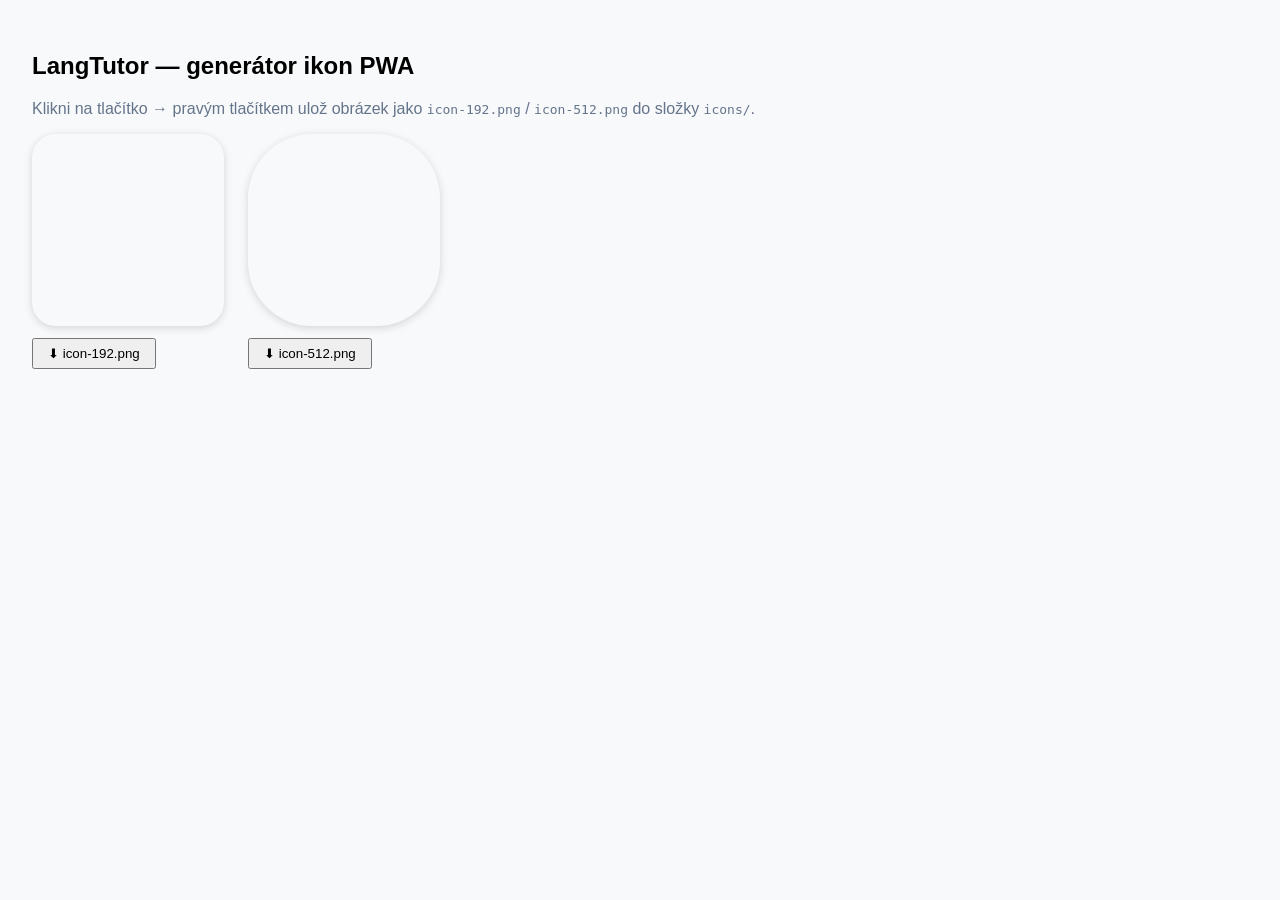
<file: icons/generace.html>
<!DOCTYPE html>

<html>
<head><meta charset="UTF-8"><title>Icon generator</title></head>
<body style="font-family:sans-serif;padding:24px;background:#f8f9fa">
<h2>LangTutor — generátor ikon PWA</h2>
<p style="color:#64748b;margin-bottom:16px">Klikni na tlačítko → pravým tlačítkem ulož obrázek jako <code>icon-192.png</code> / <code>icon-512.png</code> do složky <code>icons/</code>.</p>
<div style="display:flex;gap:24px;flex-wrap:wrap">
  <div>
    <canvas id="c192" width="192" height="192" style="border-radius:24px;box-shadow:0 2px 8px rgba(0,0,0,.15)"></canvas>
    <br><button onclick="dl('c192','icon-192.png')" style="margin-top:8px;padding:6px 14px;cursor:pointer">⬇ icon-192.png</button>
  </div>
  <div>
    <canvas id="c512" width="512" height="512" style="border-radius:64px;box-shadow:0 2px 8px rgba(0,0,0,.15);width:192px;height:192px"></canvas>
    <br><button onclick="dl('c512','icon-512.png')" style="margin-top:8px;padding:6px 14px;cursor:pointer">⬇ icon-512.png</button>
  </div>
</div>
<script>
function drawIcon(id) {
  const c = document.getElementById(id);
  const s = c.width;
  const ctx = c.getContext('2d');
  const r = s * 0.18;

// Background
const grad = ctx.createLinearGradient(0, 0, s, s);
grad.addColorStop(0, ‘#3b82f6’);
grad.addColorStop(1, ‘#1d4ed8’);
ctx.fillStyle = grad;
ctx.beginPath();
ctx.moveTo(r, 0); ctx.lineTo(s - r, 0);
ctx.quadraticCurveTo(s, 0, s, r);
ctx.lineTo(s, s - r);
ctx.quadraticCurveTo(s, s, s - r, s);
ctx.lineTo(r, s);
ctx.quadraticCurveTo(0, s, 0, s - r);
ctx.lineTo(0, r);
ctx.quadraticCurveTo(0, 0, r, 0);
ctx.fill();

// Speech bubble
const cx = s / 2, cy = s * 0.44, bw = s * 0.54, bh = s * 0.36, br = s * 0.08;
const bx = cx - bw / 2, by = cy - bh / 2;
ctx.fillStyle = ‘rgba(255,255,255,0.95)’;
ctx.beginPath();
ctx.moveTo(bx + br, by);
ctx.lineTo(bx + bw - br, by); ctx.quadraticCurveTo(bx + bw, by, bx + bw, by + br);
ctx.lineTo(bx + bw, by + bh - br); ctx.quadraticCurveTo(bx + bw, by + bh, bx + bw - br, by + bh);
ctx.lineTo(bx + bw * 0.38, by + bh);
ctx.lineTo(bx + bw * 0.22, by + bh + s * 0.1);
ctx.lineTo(bx + bw * 0.28, by + bh);
ctx.lineTo(bx + br, by + bh); ctx.quadraticCurveTo(bx, by + bh, bx, by + bh - br);
ctx.lineTo(bx, by + br); ctx.quadraticCurveTo(bx, by, bx + br, by);
ctx.fill();

// Lines inside bubble
ctx.fillStyle = ‘#3b82f6’;
const lx = bx + bw * 0.15, lw = bw * 0.7, lh = s * 0.045, lg = s * 0.07;
const ly = by + bh * 0.25;
[0, 1, 2].forEach((i, idx) => {
const w = idx === 2 ? lw * 0.6 : lw;
ctx.beginPath();
ctx.roundRect(lx, ly + i * (lh + lg * 0.5), w, lh, lh / 2);
ctx.fill();
});
}
drawIcon(‘c192’);
drawIcon(‘c512’);
function dl(id, name) {
const a = document.createElement(‘a’);
a.download = name;
a.href = document.getElementById(id).toDataURL(‘image/png’);
a.click();
}
</script>

</body>
</html>
</file>
<file: style.css>
:root{--bg:#f8f9fa;--sur:#fff;--bdr:#e2e8f0;--pri:#3b82f6;--prid:#2563eb;--prit:#eff6ff;--txt:#1e293b;--mut:#64748b;--ok:#16a34a;--warn:#d97706;--err:#dc2626;--r:12px;--rs:8px;--sh:0 1px 3px rgba(0,0,0,.08);--sb:env(safe-area-inset-bottom,0px);--fs:100%;--clr-ok-bg:#dcfce7;--clr-warn-bg:#fef9c3;--clr-warn-txt:#854d0e;--clr-warn-bdr:#fde68a;--clr-err-bg:#fee2e2;--clr-info-bg:#dbeafe;--mode-toggle-bg:#e2e8f0;--lesson-bg:#fef9c3;--lesson-txt:#854d0e;--badge-provider-warn-bg:#fffbeb;--btn-danger-hover-bg:#fef2f2;--sw-bg:#fef3c7;--sw-bdr:#fcd34d;--sw-btn:#d97706;--sw-btn-hover:#b45309;--pwa-bdr:#bfdbfe;--prit-txt:#1d4ed8;--clr-ok-txt:#15803d;--clr-err-txt:#b91c1c;--clr-info-txt:#1e40af}
[data-theme="dark"]{--bg:#0f172a;--sur:#1e293b;--bdr:#334155;--pri:#3b82f6;--prid:#60a5fa;--prit:#1e3a5f;--txt:#f1f5f9;--mut:#94a3b8;--ok:#22c55e;--warn:#f59e0b;--err:#f87171;--sh:0 1px 3px rgba(0,0,0,.4);--clr-ok-bg:#052e16;--clr-warn-bg:#451a03;--clr-warn-txt:#fcd34d;--clr-warn-bdr:#854d0e;--clr-err-bg:#450a0a;--clr-info-bg:#0c1a3a;--mode-toggle-bg:#334155;--lesson-bg:#451a03;--lesson-txt:#fde68a;--badge-provider-warn-bg:#1c1408;--btn-danger-hover-bg:#2a0a0a;--sw-bg:#1c1707;--sw-bdr:#854d0e;--sw-btn:#b45309;--sw-btn-hover:#92400e;--pwa-bdr:#1e3a5f;--prit-txt:#60a5fa;--clr-ok-txt:#22c55e;--clr-err-txt:#f87171;--clr-info-txt:#60a5fa}
*{box-sizing:border-box;margin:0;padding:0;-webkit-tap-highlight-color:transparent}
html,body{height:100%;overflow:hidden;font-family:-apple-system,BlinkMacSystemFont,'Segoe UI',sans-serif;background:var(--bg);color:var(--txt);font-size:var(--fs)}
#app{display:flex;flex-direction:column;height:100dvh}
.view{display:none;flex-direction:column;flex:1;overflow:hidden}
.view.active{display:flex}

/* NAV BAR */
#navbar{display:flex;background:var(--sur);border-top:1px solid var(--bdr);flex-shrink:0;padding-bottom:var(--sb)}
.nav-btn{flex:1;display:flex;flex-direction:column;align-items:center;justify-content:center;padding:8px 4px;background:none;border:none;cursor:pointer;color:var(--mut);font-size:0.67rem;gap:3px;transition:color .15s}
.nav-btn svg{width:22px;height:22px}
.nav-btn.active{color:var(--pri)}

/* HEADER */
.hdr{background:var(--sur);border-bottom:1px solid var(--bdr);padding:10px 14px;display:flex;align-items:center;gap:8px;flex-shrink:0;box-shadow:var(--sh)}
.hdr h1{font-size:1.07rem;font-weight:700;flex:1;min-width:0;overflow:hidden;text-overflow:ellipsis;white-space:nowrap}
.hdr-right{flex-shrink:1;min-width:0}
@media(max-width:480px){.mode-opt span{display:none}#provider-badge{display:none}#chat-help-btn{display:none}#lang-select,#fc-lang-select{max-width:110px}.fc-dir-btn{max-width:72px;overflow:hidden;text-overflow:ellipsis}}
.icon-btn{background:none;border:none;cursor:pointer;padding:6px;border-radius:var(--rs);color:var(--mut);display:flex;align-items:center;justify-content:center}
.icon-btn:hover{background:var(--bg);color:var(--txt)}
.icon-btn svg{width:20px;height:20px}
select{border:1px solid var(--bdr);border-radius:var(--rs);padding:6px 8px;font-size:0.87rem;background:var(--sur);color:var(--txt);cursor:pointer}
select:focus{outline:2px solid var(--pri)}

/* MESSAGES */
#msg-list{flex:1;overflow-y:auto;padding:14px;display:flex;flex-direction:column;gap:10px;-webkit-overflow-scrolling:touch}
.msg{max-width:80%;display:flex;flex-direction:column;gap:3px;animation:fi .2s ease}
@keyframes fi{from{opacity:0;transform:translateY(5px)}to{opacity:1;transform:none}}
.msg.user{align-self:flex-end;align-items:flex-end}
.msg.tutor{align-self:flex-start;align-items:flex-start}
.bubble{padding:10px 13px;border-radius:var(--r);line-height:1.5;word-break:break-word}
.bubble code{font-family:monospace;background:rgba(0,0,0,.07);padding:1px 4px;border-radius:3px;font-size:.92em}
.msg.user .bubble{background:var(--pri);color:#fff;border-bottom-right-radius:4px}
.msg.tutor .bubble{background:var(--sur);border:1px solid var(--bdr);border-bottom-left-radius:4px;box-shadow:var(--sh)}
.msg-meta{font-size:0.73rem;color:var(--mut)}
.translation{font-size:0.8rem;color:var(--mut);font-style:italic;margin-top:3px;padding:5px 9px;background:var(--bg);border-radius:var(--rs);border:1px solid var(--bdr);display:none}
.translate-btn{background:none;border:none;font-size:0.73rem;color:var(--pri);cursor:pointer;padding:2px 0}
#empty{flex:1;display:flex;flex-direction:column;align-items:center;justify-content:center;gap:8px;color:var(--mut);text-align:center;padding:32px}
#empty .flag{font-size:3.2rem}
#empty h2{font-size:1.13rem;font-weight:600;color:var(--txt)}
#empty p{font-size:0.93rem;line-height:1.5}
.typing{align-self:flex-start;display:flex;align-items:center;gap:5px;padding:10px 13px;background:var(--sur);border:1px solid var(--bdr);border-radius:var(--r);border-bottom-left-radius:4px;box-shadow:var(--sh)}
.dot{width:7px;height:7px;background:var(--mut);border-radius:50%;animation:bo .9s infinite}
.dot:nth-child(2){animation-delay:.15s}.dot:nth-child(3){animation-delay:.3s}
@keyframes bo{0%,60%,100%{transform:translateY(0)}30%{transform:translateY(-5px)}}
#typing-row,#quiz-typing-row{display:none}

/* FEEDBACK BAR */
#feedback-bar{display:none;flex-shrink:0;border-top:1px solid var(--bdr);background:var(--sur)}
#feedback-bar.visible{display:block}
.fb-tabs{display:flex;border-bottom:1px solid var(--bdr)}
.fb-tab{flex:1;padding:7px 4px;font-size:0.73rem;font-weight:600;background:none;border:none;cursor:pointer;color:var(--mut);border-bottom:2px solid transparent}
.fb-tab.active{color:var(--pri);border-bottom-color:var(--pri)}
.fb-content{padding:8px 13px;font-size:0.87rem;line-height:1.5;max-height:80px;overflow-y:auto}
.fb-content ul{padding-left:16px}
.fb-content li{margin-bottom:2px;display:flex;align-items:flex-start;gap:6px}
.fb-content li span{flex:1}

/* MODE TOGGLE */
.mode-toggle{display:flex;background:var(--mode-toggle-bg);border-radius:20px;padding:2px;gap:0}
.mode-opt{font-size:0.73rem;padding:3px 9px;border-radius:18px;font-weight:600;cursor:pointer;border:none;background:transparent;color:var(--mut);white-space:nowrap;transition:background .15s,color .15s,box-shadow .15s;line-height:1.5}
.mode-opt.active{background:var(--sur);color:var(--txt);box-shadow:0 1px 3px rgba(0,0,0,.12)}
.mode-opt.lesson.active{background:var(--lesson-bg);color:var(--lesson-txt)}

/* INPUT */
#input-area{background:var(--sur);border-top:1px solid var(--bdr);padding:8px 10px;display:flex;gap:7px;align-items:flex-end;flex-shrink:0}
#msg-input{flex:1;border:1px solid var(--bdr);border-radius:var(--r);padding:9px 12px;font-size:1rem;font-family:inherit;resize:none;outline:none;max-height:110px;line-height:1.4;background:var(--bg);color:var(--txt);transition:border-color .2s}
#msg-input:focus{border-color:var(--pri);background:var(--sur)}
#send-btn{background:var(--pri);color:#fff;border:none;border-radius:var(--r);padding:10px 13px;cursor:pointer;display:flex;align-items:center;justify-content:center;flex-shrink:0;transition:background .2s}
#send-btn:hover{background:var(--prid)}
#send-btn:disabled{opacity:.4;cursor:default}
#send-btn svg{width:19px;height:19px}
.provider-badge{font-size:0.73rem;padding:3px 7px;border-radius:20px;background:var(--prit);color:var(--prit-txt);font-weight:600;white-space:nowrap}
.provider-badge.warn{background:var(--badge-provider-warn-bg);color:var(--warn)}

/* ── VOCAB VIEW ── */
#vocab-view{background:var(--bg)}
.vocab-toolbar{display:flex;gap:7px;padding:10px 12px;background:var(--sur);border-bottom:1px solid var(--bdr);flex-wrap:wrap;align-items:center}
.vocab-toolbar input[type=text]{flex:1;min-width:120px;border:1px solid var(--bdr);border-radius:var(--rs);padding:7px 10px;font-size:0.93rem;font-family:inherit;background:var(--bg);color:var(--txt)}
.vocab-toolbar input[type=text]:focus{outline:2px solid var(--pri)}
#vocab-list{flex:1;overflow-y:auto;-webkit-overflow-scrolling:touch}
.vocab-item{display:flex;align-items:center;gap:8px;padding:10px 13px;background:var(--sur);border-bottom:1px solid var(--bdr);animation:fi .15s ease}
.vocab-item .wi{flex:1;min-width:0}
.vocab-item .word{font-weight:600;font-size:0.93rem;white-space:nowrap;overflow:hidden;text-overflow:ellipsis}
.vocab-item .trans{font-size:0.8rem;color:var(--mut);white-space:nowrap;overflow:hidden;text-overflow:ellipsis}
.vocab-item .sm2-badge{font-size:0.67rem;padding:2px 6px;border-radius:10px;font-weight:600;flex-shrink:0}
.tag-chips{display:flex;flex-wrap:wrap;gap:3px;margin-top:2px}
.tag-chip{font-size:0.65rem;padding:1px 5px;border-radius:8px;background:var(--prit);color:var(--prit-txt);font-weight:500;white-space:nowrap}
.due-now{background:var(--clr-err-bg);color:var(--clr-err-txt)}
.due-soon{background:var(--clr-warn-bg);color:var(--clr-warn-txt)}
.due-ok{background:var(--clr-ok-bg);color:var(--clr-ok-txt)}
.vocab-item.selected{background:var(--prit)}
.vocab-item .cb{width:18px;height:18px;flex-shrink:0;accent-color:var(--pri);cursor:pointer;pointer-events:none}
#bulk-bar{display:none;align-items:center;gap:8px;padding:10px 12px;background:var(--sur);border-top:2px solid var(--pri);flex-shrink:0}
.vocab-empty{flex:1;display:flex;flex-direction:column;align-items:center;justify-content:center;color:var(--mut);gap:8px;padding:32px;text-align:center}

/* ADD/EDIT WORD MODAL */
.overlay{display:none;position:fixed;inset:0;background:rgba(0,0,0,.45);z-index:100;align-items:flex-end;justify-content:center}
.overlay.open{display:flex}
.sheet{background:var(--sur);border-radius:var(--r) var(--r) 0 0;padding:20px 16px;padding-bottom:calc(20px + var(--sb));width:100%;max-width:560px;max-height:80vh;overflow-y:auto;animation:su .2s ease}
@keyframes su{from{transform:translateY(100%)}to{transform:none}}
.sheet h2{font-size:1.07rem;font-weight:700;margin-bottom:16px}
.field{display:flex;flex-direction:column;gap:4px;margin-bottom:12px}
.field label{font-size:0.87rem;font-weight:600}
.field input,.field textarea,.field select{border:1px solid var(--bdr);border-radius:var(--rs);padding:8px 11px;font-size:0.93rem;font-family:inherit;background:var(--bg);color:var(--txt);width:100%}
.field input:focus,.field textarea:focus,.field select:focus{outline:2px solid var(--pri);background:var(--sur)}
.field textarea{resize:vertical;min-height:60px}
.hint{font-size:0.8rem;color:var(--mut)}
.hint-warn{font-size:0.8rem;color:var(--clr-warn-txt);background:var(--clr-warn-bg);border:1px solid var(--clr-warn-bdr);border-radius:var(--rs);padding:6px 8px;line-height:1.45;margin-top:4px}
label.adv-toggle{display:flex;align-items:center;gap:6px;cursor:pointer;font-size:0.8rem;font-weight:normal;color:var(--mut);user-select:none;padding:2px 0}
label.adv-toggle input[type="checkbox"]{accent-color:var(--pri);cursor:pointer;width:auto;border:none;padding:0;background:transparent;flex-shrink:0}
.btn-row{display:flex;gap:8px;flex-wrap:wrap;margin-top:4px}
.btn{padding:8px 15px;border-radius:var(--rs);font-size:0.93rem;font-weight:600;cursor:pointer;border:none;transition:all .15s}
.btn-primary{background:var(--pri);color:#fff}
.btn-primary:hover{background:var(--prid)}
.btn-ghost{background:transparent;border:1px solid var(--bdr);color:var(--txt)}
.btn-ghost:hover{background:var(--bg)}
.btn-danger{background:transparent;border:1px solid var(--err);color:var(--err)}
.btn-danger:hover{background:var(--btn-danger-hover-bg)}
.btn-warn{background:transparent;border:1px solid var(--warn);color:var(--warn)}
.btn-warn:hover{background:var(--clr-warn-bg)}
.btn-sm{padding:5px 10px;font-size:0.8rem}

/* ── FLASHCARD VIEW ── */
#fc-view{background:var(--bg)}
.fc-body{flex:1;display:flex;flex-direction:column;align-items:center;justify-content:center;padding:24px;gap:16px}
.fc-card{width:100%;max-width:380px;background:var(--sur);border:1px solid var(--bdr);border-radius:var(--r);box-shadow:0 4px 16px rgba(0,0,0,.08);min-height:180px;display:flex;flex-direction:column;align-items:center;justify-content:center;padding:28px;text-align:center;cursor:pointer;transition:transform .15s}
.fc-card:active{transform:scale(.98)}
.fc-word{font-size:1.73rem;font-weight:700;color:var(--txt);margin-bottom:6px}
.fc-notes{font-size:0.87rem;color:var(--mut)}
.fc-translation{font-size:1.33rem;color:var(--pri);font-weight:600;margin-top:10px;display:none}
.fc-hint{font-size:0.8rem;color:var(--mut);margin-top:8px}
.fc-rating{display:none;flex-direction:column;align-items:center;gap:10px;width:100%;max-width:380px}
.fc-rating-row{display:flex;gap:8px;width:100%;justify-content:center}
.fc-btn{flex:1;max-width:90px;padding:10px 6px;border-radius:var(--rs);font-size:0.87rem;font-weight:700;border:none;cursor:pointer;transition:all .15s}
.fc-btn-0{background:var(--clr-err-bg);color:var(--clr-err-txt)}
.fc-btn-3{background:var(--clr-warn-bg);color:var(--clr-warn-txt)}
.fc-btn-4{background:var(--clr-info-bg);color:var(--clr-info-txt)}
.fc-btn-5{background:var(--clr-ok-bg);color:var(--clr-ok-txt)}
.fc-progress{font-size:0.87rem;color:var(--mut)}
.fc-done{flex:1;display:flex;flex-direction:column;align-items:center;justify-content:center;gap:12px;color:var(--mut);text-align:center;padding:32px}
.fc-done .big{font-size:3.2rem}
.fc-done h2{font-size:1.2rem;font-weight:600;color:var(--txt)}

/* ── QUIZ VIEW ── */
#quiz-view{background:var(--bg)}
#quiz-msg-list{flex:1;overflow-y:auto;padding:14px;display:flex;flex-direction:column;gap:10px;-webkit-overflow-scrolling:touch}
#quiz-input-area{background:var(--sur);border-top:1px solid var(--bdr);padding:8px 10px;display:flex;gap:7px;align-items:flex-end;flex-shrink:0}
#quiz-input{flex:1;border:1px solid var(--bdr);border-radius:var(--r);padding:9px 12px;font-size:1rem;font-family:inherit;resize:none;outline:none;max-height:80px;line-height:1.4;background:var(--bg);color:var(--txt);transition:border-color .2s}
#quiz-input:focus{border-color:var(--pri);background:var(--sur)}
#quiz-send-btn{background:var(--pri);color:#fff;border:none;border-radius:var(--r);padding:10px 13px;cursor:pointer;display:flex;align-items:center;flex-shrink:0}
#quiz-send-btn:disabled{opacity:.4;cursor:default}
#quiz-send-btn svg{width:19px;height:19px}
.quiz-empty-state{flex:1;display:flex;flex-direction:column;align-items:center;justify-content:center;gap:8px;color:var(--mut);text-align:center;padding:32px}
.quiz-empty-state h2{font-size:1.13rem;font-weight:600;color:var(--txt)}
.quiz-empty-state p{font-size:0.93rem;line-height:1.5}

/* ── SETTINGS VIEW ── */
#settings-view{background:var(--bg);overflow-y:auto;-webkit-overflow-scrolling:touch}
.settings-body{padding:16px;max-width:560px;margin:0 auto;display:flex;flex-direction:column;gap:16px}
.card{background:var(--sur);border:1px solid var(--bdr);border-radius:var(--r);padding:14px}
.card h3{font-size:0.8rem;font-weight:700;text-transform:uppercase;letter-spacing:.04em;color:var(--mut);margin-bottom:12px}
.status-dot{display:inline-block;width:8px;height:8px;border-radius:50%;margin-right:4px}
.status-ok{background:var(--ok)}.status-empty{background:var(--mut)}
.provider-status{font-size:0.8rem;color:var(--mut);margin-top:4px}
.save-toast{display:none;font-size:0.87rem;color:var(--ok);font-weight:600;margin-left:8px}
.save-toast.visible{display:inline}
::-webkit-scrollbar{width:4px}::-webkit-scrollbar-thumb{background:var(--bdr);border-radius:3px}

/* ── GENERATE VOCAB MODAL ── */
.gen-word-item{display:flex;align-items:flex-start;gap:8px;padding:8px 10px;border-bottom:1px solid var(--bdr)}
.gen-word-item:last-child{border-bottom:none}
.gen-word-item input[type=checkbox]{margin-top:2px;flex-shrink:0;width:16px;height:16px;cursor:pointer}
.gen-word-info{flex:1;min-width:0}
.gen-word-info .gen-w{font-weight:600;font-size:0.93rem}
.gen-word-info .gen-t{font-size:0.8rem;color:var(--mut)}
/* ── FC DIRECTION ── */
.fc-dir-btn{font-size:0.73rem;padding:4px 9px;border-radius:20px;border:1px solid var(--bdr);background:var(--sur);color:var(--mut);cursor:pointer;white-space:nowrap;font-weight:600}
.fc-dir-btn.rev{background:var(--prit);color:var(--prit-txt);border-color:var(--pri)}

/* ── PWA INSTALL BANNER ── */
#pwa-banner{display:none;align-items:center;gap:10px;padding:9px 14px;background:var(--prit);border-top:1px solid var(--pwa-bdr);flex-shrink:0;font-size:0.87rem}
#pwa-banner.visible{display:flex}
#pwa-banner span{flex:1;color:var(--txt)}
#pwa-banner .pwa-install-btn{background:var(--pri);color:#fff;border:none;border-radius:var(--rs);padding:6px 12px;font-size:0.87rem;font-weight:600;cursor:pointer;white-space:nowrap}
#pwa-banner .pwa-install-btn:hover{background:var(--prid)}
#pwa-banner .pwa-dismiss-btn{background:none;border:none;cursor:pointer;color:var(--mut);font-size:1.2rem;line-height:1;padding:2px 4px;flex-shrink:0}
/* ── SW UPDATE BANNER ── */
#sw-update-banner{display:none;align-items:center;gap:10px;padding:9px 14px;background:var(--sw-bg);border-top:1px solid var(--sw-bdr);flex-shrink:0;font-size:0.87rem}
#sw-update-banner.visible{display:flex}
#sw-update-banner span{flex:1;color:var(--txt)}
#sw-update-banner .sw-reload-btn{background:var(--sw-btn);color:#fff;border:none;border-radius:var(--rs);padding:6px 12px;font-size:0.87rem;font-weight:600;cursor:pointer;white-space:nowrap}
#sw-update-banner .sw-reload-btn:hover{background:var(--sw-btn-hover)}
#sw-update-banner .sw-dismiss-btn{background:none;border:none;cursor:pointer;color:var(--mut);font-size:1.2rem;line-height:1;padding:2px 4px;flex-shrink:0}

/* ── FEEDBACK INLINE (v chatu) ── */
.fb-inline{margin-top:6px;border:1px solid var(--bdr);border-radius:var(--rs);background:var(--bg);font-size:0.8rem;overflow:hidden}
.fb-inline-toggle{width:100%;text-align:left;background:none;border:none;cursor:pointer;padding:5px 10px;color:var(--mut);font-size:0.8rem;font-weight:600;display:flex;align-items:center;justify-content:space-between;gap:6px}
.fb-inline-toggle:hover{background:var(--bdr)}
.fb-inline-toggle .fb-inline-arrow{font-size:0.67rem;transition:transform .15s;flex-shrink:0}
.fb-inline-toggle.open .fb-inline-arrow{transform:rotate(90deg)}
.fb-inline-body{display:none;padding:6px 10px 9px;border-top:1px solid var(--bdr)}
.fb-inline-section{margin-bottom:7px}
.fb-inline-section:last-child{margin-bottom:0}
.fb-inline-section-title{font-size:0.73rem;font-weight:700;color:var(--mut);margin-bottom:3px}
.fb-inline-item{display:flex;align-items:flex-start;gap:6px;padding:2px 0;line-height:1.45}
.fb-inline-item span{flex:1;color:var(--txt);font-size:0.82rem}
.fb-save-btn{background:none;border:none;cursor:pointer;font-size:0.85rem;padding:0 2px;flex-shrink:0;line-height:1;color:var(--mut);transition:color .15s;opacity:.6}
.fb-save-btn:hover{opacity:1;color:var(--pri)}
.fb-save-btn.saved{color:var(--ok);cursor:default;opacity:1}

/* ── SAVED TIPS VIEW ── */
#tips-view{background:var(--bg)}
.tips-toolbar{display:flex;gap:6px;padding:8px 12px;background:var(--sur);border-bottom:1px solid var(--bdr);flex-wrap:wrap;align-items:center}
.tips-filter-btn{font-size:0.78rem;padding:4px 10px;border-radius:20px;border:1px solid var(--bdr);background:var(--sur);color:var(--mut);cursor:pointer;font-weight:600;white-space:nowrap;transition:all .15s}
.tips-filter-btn.active{background:var(--pri);color:#fff;border-color:var(--pri)}
#tips-list{flex:1;overflow-y:auto;-webkit-overflow-scrolling:touch}
.tips-item{display:flex;align-items:flex-start;gap:8px;padding:10px 13px;background:var(--sur);border-bottom:1px solid var(--bdr);animation:fi .15s ease}
.tips-item.selected{background:var(--prit)}
.tips-item-content{flex:1;min-width:0}
.tips-item-tag{display:inline-block;font-size:0.67rem;font-weight:700;padding:2px 7px;border-radius:10px;margin-bottom:4px}
.tip-type-positive{background:var(--clr-ok-bg);color:var(--clr-ok-txt)}
.tip-type-corrections{background:var(--clr-err-bg);color:var(--clr-err-txt)}
.tip-type-suggestions{background:var(--clr-info-bg);color:var(--clr-info-txt)}
.tips-item-text{font-size:0.87rem;line-height:1.45;color:var(--txt);word-break:break-word}
.tips-item-meta{font-size:0.73rem;color:var(--mut);margin-top:3px}
.tips-delete-btn{background:none;border:none;cursor:pointer;color:var(--mut);font-size:1.2rem;line-height:1;padding:0 4px;flex-shrink:0;transition:color .15s;align-self:center}
.tips-delete-btn:hover{color:var(--err)}
#tips-bulk-bar{display:none;align-items:center;gap:8px;padding:10px 12px;background:var(--sur);border-top:2px solid var(--pri);flex-shrink:0}

/* ── DICTIONARY OVERLAY ── */
.dict-entry{font-family:monospace;white-space:pre-wrap;font-size:0.9rem;line-height:1.65;background:var(--bg);border:1px solid var(--bdr);border-radius:var(--rs);padding:12px 14px;margin:10px 0}
.dict-msg{font-size:0.87rem;color:var(--mut);font-style:italic;padding:16px 0;text-align:center}
#dict-warning{margin:6px 0 2px;font-size:0.78rem;color:var(--mut);line-height:1.45}
#dict-warning a{color:var(--pri)}

/* ── VOCAB COST WARNING ── */
#vocab-cost-warn{background:var(--clr-warn-bg);color:var(--clr-warn-txt);border-bottom-color:var(--clr-warn-bdr)}

/* ── BACKUP REMINDER BANNER ── */
.backup-reminder{background:var(--clr-warn-bg);border:1px solid var(--clr-warn-bdr);border-radius:var(--rs);padding:10px 14px;margin-bottom:12px}
.backup-reminder-text{font-size:0.87rem;color:var(--clr-warn-txt);line-height:1.45}
.nav-icon-wrap{position:relative;line-height:0}
.backup-badge{position:absolute;top:-1px;right:-3px;width:8px;height:8px;background:var(--warn);border-radius:50%;border:2px solid var(--sur)}

/* ── ONBOARDING BANNER ── */
.onboarding-banner{background:var(--clr-info-bg);border:1px solid var(--pwa-bdr);border-radius:var(--r);padding:14px 16px;display:flex;flex-direction:column;gap:10px}
.onboarding-banner-hd{font-weight:700;font-size:0.97rem;color:var(--prid)}
.onboarding-steps{padding-left:20px;display:flex;flex-direction:column;gap:5px;font-size:0.87rem;line-height:1.45;color:var(--txt)}
.onboarding-banner-footer{display:flex;justify-content:flex-end}

/* ── PRONUNCIATION (WEB SPEECH API) ── */
.speak-btn{background:none;border:none;cursor:pointer;color:var(--pri);font-size:0.9rem;padding:4px 6px;border-radius:var(--rs);transition:background .15s;display:inline-flex;align-items:center;justify-content:center}
.speak-btn:hover{background:var(--prit)}
.speak-btn:active{transform:scale(0.95)}
.speak-btn.speaking{animation:speak-pulse 0.5s}
@keyframes speak-pulse{0%{opacity:1}50%{opacity:0.6}100%{opacity:1}}
</file>
<file: preview/claude-model-review-process/style.css>
:root{--bg:#f8f9fa;--sur:#fff;--bdr:#e2e8f0;--pri:#3b82f6;--prid:#2563eb;--prit:#eff6ff;--txt:#1e293b;--mut:#64748b;--ok:#16a34a;--warn:#d97706;--err:#dc2626;--r:12px;--rs:8px;--sh:0 1px 3px rgba(0,0,0,.08);--sb:env(safe-area-inset-bottom,0px);--fs:100%;--clr-ok-bg:#dcfce7;--clr-warn-bg:#fef9c3;--clr-warn-txt:#854d0e;--clr-warn-bdr:#fde68a;--clr-err-bg:#fee2e2;--clr-info-bg:#dbeafe;--mode-toggle-bg:#e2e8f0;--lesson-bg:#fef9c3;--lesson-txt:#854d0e;--badge-provider-warn-bg:#fffbeb;--btn-danger-hover-bg:#fef2f2;--sw-bg:#fef3c7;--sw-bdr:#fcd34d;--sw-btn:#d97706;--sw-btn-hover:#b45309;--pwa-bdr:#bfdbfe;--prit-txt:#1d4ed8;--clr-ok-txt:#15803d;--clr-err-txt:#b91c1c;--clr-info-txt:#1e40af}
[data-theme="dark"]{--bg:#0f172a;--sur:#1e293b;--bdr:#334155;--pri:#3b82f6;--prid:#60a5fa;--prit:#1e3a5f;--txt:#f1f5f9;--mut:#94a3b8;--ok:#22c55e;--warn:#f59e0b;--err:#f87171;--sh:0 1px 3px rgba(0,0,0,.4);--clr-ok-bg:#052e16;--clr-warn-bg:#451a03;--clr-warn-txt:#fcd34d;--clr-warn-bdr:#854d0e;--clr-err-bg:#450a0a;--clr-info-bg:#0c1a3a;--mode-toggle-bg:#334155;--lesson-bg:#451a03;--lesson-txt:#fde68a;--badge-provider-warn-bg:#1c1408;--btn-danger-hover-bg:#2a0a0a;--sw-bg:#1c1707;--sw-bdr:#854d0e;--sw-btn:#b45309;--sw-btn-hover:#92400e;--pwa-bdr:#1e3a5f;--prit-txt:#60a5fa;--clr-ok-txt:#22c55e;--clr-err-txt:#f87171;--clr-info-txt:#60a5fa}
*{box-sizing:border-box;margin:0;padding:0;-webkit-tap-highlight-color:transparent}
html,body{height:100%;overflow:hidden;font-family:-apple-system,BlinkMacSystemFont,'Segoe UI',sans-serif;background:var(--bg);color:var(--txt);font-size:var(--fs)}
#app{display:flex;flex-direction:column;height:100dvh}
.view{display:none;flex-direction:column;flex:1;overflow:hidden}
.view.active{display:flex}

/* NAV BAR */
#navbar{display:flex;background:var(--sur);border-top:1px solid var(--bdr);flex-shrink:0;padding-bottom:var(--sb)}
.nav-btn{flex:1;display:flex;flex-direction:column;align-items:center;justify-content:center;padding:8px 4px;background:none;border:none;cursor:pointer;color:var(--mut);font-size:0.67rem;gap:3px;transition:color .15s}
.nav-btn svg{width:22px;height:22px}
.nav-btn.active{color:var(--pri)}

/* HEADER */
.hdr{background:var(--sur);border-bottom:1px solid var(--bdr);padding:10px 14px;display:flex;align-items:center;gap:8px;flex-shrink:0;box-shadow:var(--sh)}
.hdr h1{font-size:1.07rem;font-weight:700;flex:1;min-width:0;overflow:hidden;text-overflow:ellipsis;white-space:nowrap}
.hdr-right{flex-shrink:1;min-width:0}
@media(max-width:480px){.mode-opt span{display:none}#provider-badge{display:none}#chat-help-btn{display:none}#lang-select,#fc-lang-select{max-width:110px}.fc-dir-btn{max-width:72px;overflow:hidden;text-overflow:ellipsis}}
.icon-btn{background:none;border:none;cursor:pointer;padding:6px;border-radius:var(--rs);color:var(--mut);display:flex;align-items:center;justify-content:center}
.icon-btn:hover{background:var(--bg);color:var(--txt)}
.icon-btn svg{width:20px;height:20px}
select{border:1px solid var(--bdr);border-radius:var(--rs);padding:6px 8px;font-size:0.87rem;background:var(--sur);color:var(--txt);cursor:pointer}
select:focus{outline:2px solid var(--pri)}

/* MESSAGES */
#msg-list{flex:1;overflow-y:auto;padding:14px;display:flex;flex-direction:column;gap:10px;-webkit-overflow-scrolling:touch}
.msg{max-width:80%;display:flex;flex-direction:column;gap:3px;animation:fi .2s ease}
@keyframes fi{from{opacity:0;transform:translateY(5px)}to{opacity:1;transform:none}}
.msg.user{align-self:flex-end;align-items:flex-end}
.msg.tutor{align-self:flex-start;align-items:flex-start}
.bubble{padding:10px 13px;border-radius:var(--r);line-height:1.5;word-break:break-word}
.bubble code{font-family:monospace;background:rgba(0,0,0,.07);padding:1px 4px;border-radius:3px;font-size:.92em}
.msg.user .bubble{background:var(--pri);color:#fff;border-bottom-right-radius:4px}
.msg.tutor .bubble{background:var(--sur);border:1px solid var(--bdr);border-bottom-left-radius:4px;box-shadow:var(--sh)}
.msg-meta{font-size:0.73rem;color:var(--mut)}
.translation{font-size:0.8rem;color:var(--mut);font-style:italic;margin-top:3px;padding:5px 9px;background:var(--bg);border-radius:var(--rs);border:1px solid var(--bdr);display:none}
.translate-btn{background:none;border:none;font-size:0.73rem;color:var(--pri);cursor:pointer;padding:2px 0}
#empty{flex:1;display:flex;flex-direction:column;align-items:center;justify-content:center;gap:8px;color:var(--mut);text-align:center;padding:32px}
#empty .flag{font-size:3.2rem}
#empty h2{font-size:1.13rem;font-weight:600;color:var(--txt)}
#empty p{font-size:0.93rem;line-height:1.5}
.typing{align-self:flex-start;display:flex;align-items:center;gap:5px;padding:10px 13px;background:var(--sur);border:1px solid var(--bdr);border-radius:var(--r);border-bottom-left-radius:4px;box-shadow:var(--sh)}
.dot{width:7px;height:7px;background:var(--mut);border-radius:50%;animation:bo .9s infinite}
.dot:nth-child(2){animation-delay:.15s}.dot:nth-child(3){animation-delay:.3s}
@keyframes bo{0%,60%,100%{transform:translateY(0)}30%{transform:translateY(-5px)}}
#typing-row,#quiz-typing-row{display:none}

/* FEEDBACK BAR */
#feedback-bar{display:none;flex-shrink:0;border-top:1px solid var(--bdr);background:var(--sur)}
#feedback-bar.visible{display:block}
.fb-tabs{display:flex;border-bottom:1px solid var(--bdr)}
.fb-tab{flex:1;padding:7px 4px;font-size:0.73rem;font-weight:600;background:none;border:none;cursor:pointer;color:var(--mut);border-bottom:2px solid transparent}
.fb-tab.active{color:var(--pri);border-bottom-color:var(--pri)}
.fb-content{padding:8px 13px;font-size:0.87rem;line-height:1.5;max-height:80px;overflow-y:auto}
.fb-content ul{padding-left:16px}
.fb-content li{margin-bottom:2px;display:flex;align-items:flex-start;gap:6px}
.fb-content li span{flex:1}

/* MODE TOGGLE */
.mode-toggle{display:flex;background:var(--mode-toggle-bg);border-radius:20px;padding:2px;gap:0}
.mode-opt{font-size:0.73rem;padding:3px 9px;border-radius:18px;font-weight:600;cursor:pointer;border:none;background:transparent;color:var(--mut);white-space:nowrap;transition:background .15s,color .15s,box-shadow .15s;line-height:1.5}
.mode-opt.active{background:var(--sur);color:var(--txt);box-shadow:0 1px 3px rgba(0,0,0,.12)}
.mode-opt.lesson.active{background:var(--lesson-bg);color:var(--lesson-txt)}

/* INPUT */
#input-area{background:var(--sur);border-top:1px solid var(--bdr);padding:8px 10px;display:flex;gap:7px;align-items:flex-end;flex-shrink:0}
#msg-input{flex:1;border:1px solid var(--bdr);border-radius:var(--r);padding:9px 12px;font-size:1rem;font-family:inherit;resize:none;outline:none;max-height:110px;line-height:1.4;background:var(--bg);color:var(--txt);transition:border-color .2s}
#msg-input:focus{border-color:var(--pri);background:var(--sur)}
#send-btn{background:var(--pri);color:#fff;border:none;border-radius:var(--r);padding:10px 13px;cursor:pointer;display:flex;align-items:center;justify-content:center;flex-shrink:0;transition:background .2s}
#send-btn:hover{background:var(--prid)}
#send-btn:disabled{opacity:.4;cursor:default}
#send-btn svg{width:19px;height:19px}
.provider-badge{font-size:0.73rem;padding:3px 7px;border-radius:20px;background:var(--prit);color:var(--prit-txt);font-weight:600;white-space:nowrap}
.provider-badge.warn{background:var(--badge-provider-warn-bg);color:var(--warn)}

/* ── VOCAB VIEW ── */
#vocab-view{background:var(--bg)}
.vocab-toolbar{display:flex;gap:7px;padding:10px 12px;background:var(--sur);border-bottom:1px solid var(--bdr);flex-wrap:wrap;align-items:center}
.vocab-toolbar input[type=text]{flex:1;min-width:120px;border:1px solid var(--bdr);border-radius:var(--rs);padding:7px 10px;font-size:0.93rem;font-family:inherit;background:var(--bg);color:var(--txt)}
.vocab-toolbar input[type=text]:focus{outline:2px solid var(--pri)}
#vocab-list{flex:1;overflow-y:auto;-webkit-overflow-scrolling:touch}
.vocab-item{display:flex;align-items:center;gap:8px;padding:10px 13px;background:var(--sur);border-bottom:1px solid var(--bdr);animation:fi .15s ease}
.vocab-item .wi{flex:1;min-width:0}
.vocab-item .word{font-weight:600;font-size:0.93rem;white-space:nowrap;overflow:hidden;text-overflow:ellipsis}
.vocab-item .trans{font-size:0.8rem;color:var(--mut);white-space:nowrap;overflow:hidden;text-overflow:ellipsis}
.vocab-item .sm2-badge{font-size:0.67rem;padding:2px 6px;border-radius:10px;font-weight:600;flex-shrink:0}
.tag-chips{display:flex;flex-wrap:wrap;gap:3px;margin-top:2px}
.tag-chip{font-size:0.65rem;padding:1px 5px;border-radius:8px;background:var(--prit);color:var(--prit-txt);font-weight:500;white-space:nowrap}
.due-now{background:var(--clr-err-bg);color:var(--clr-err-txt)}
.due-soon{background:var(--clr-warn-bg);color:var(--clr-warn-txt)}
.due-ok{background:var(--clr-ok-bg);color:var(--clr-ok-txt)}
.vocab-item.selected{background:var(--prit)}
.vocab-item .cb{width:18px;height:18px;flex-shrink:0;accent-color:var(--pri);cursor:pointer;pointer-events:none}
#bulk-bar{display:none;align-items:center;gap:8px;padding:10px 12px;background:var(--sur);border-top:2px solid var(--pri);flex-shrink:0}
.vocab-empty{flex:1;display:flex;flex-direction:column;align-items:center;justify-content:center;color:var(--mut);gap:8px;padding:32px;text-align:center}

/* ADD/EDIT WORD MODAL */
.overlay{display:none;position:fixed;inset:0;background:rgba(0,0,0,.45);z-index:100;align-items:flex-end;justify-content:center}
.overlay.open{display:flex}
.sheet{background:var(--sur);border-radius:var(--r) var(--r) 0 0;padding:20px 16px;padding-bottom:calc(20px + var(--sb));width:100%;max-width:560px;max-height:80vh;overflow-y:auto;animation:su .2s ease}
@keyframes su{from{transform:translateY(100%)}to{transform:none}}
.sheet h2{font-size:1.07rem;font-weight:700;margin-bottom:16px}
.field{display:flex;flex-direction:column;gap:4px;margin-bottom:12px}
.field label{font-size:0.87rem;font-weight:600}
.field input,.field textarea,.field select{border:1px solid var(--bdr);border-radius:var(--rs);padding:8px 11px;font-size:0.93rem;font-family:inherit;background:var(--bg);color:var(--txt);width:100%}
.field input:focus,.field textarea:focus,.field select:focus{outline:2px solid var(--pri);background:var(--sur)}
.field textarea{resize:vertical;min-height:60px}
.hint{font-size:0.8rem;color:var(--mut)}
.hint-warn{font-size:0.8rem;color:var(--clr-warn-txt);background:var(--clr-warn-bg);border:1px solid var(--clr-warn-bdr);border-radius:var(--rs);padding:6px 8px;line-height:1.45;margin-top:4px}
label.adv-toggle{display:flex;align-items:center;gap:6px;cursor:pointer;font-size:0.8rem;font-weight:normal;color:var(--mut);user-select:none;padding:2px 0}
label.adv-toggle input[type="checkbox"]{accent-color:var(--pri);cursor:pointer;width:auto;border:none;padding:0;background:transparent;flex-shrink:0}
.btn-row{display:flex;gap:8px;flex-wrap:wrap;margin-top:4px}
.btn{padding:8px 15px;border-radius:var(--rs);font-size:0.93rem;font-weight:600;cursor:pointer;border:none;transition:all .15s}
.btn-primary{background:var(--pri);color:#fff}
.btn-primary:hover{background:var(--prid)}
.btn-ghost{background:transparent;border:1px solid var(--bdr);color:var(--txt)}
.btn-ghost:hover{background:var(--bg)}
.btn-danger{background:transparent;border:1px solid var(--err);color:var(--err)}
.btn-danger:hover{background:var(--btn-danger-hover-bg)}
.btn-warn{background:transparent;border:1px solid var(--warn);color:var(--warn)}
.btn-warn:hover{background:var(--clr-warn-bg)}
.btn-sm{padding:5px 10px;font-size:0.8rem}

/* ── FLASHCARD VIEW ── */
#fc-view{background:var(--bg)}
.fc-body{flex:1;display:flex;flex-direction:column;align-items:center;justify-content:center;padding:24px;gap:16px}
.fc-card{width:100%;max-width:380px;background:var(--sur);border:1px solid var(--bdr);border-radius:var(--r);box-shadow:0 4px 16px rgba(0,0,0,.08);min-height:180px;display:flex;flex-direction:column;align-items:center;justify-content:center;padding:28px;text-align:center;cursor:pointer;transition:transform .15s}
.fc-card:active{transform:scale(.98)}
.fc-word{font-size:1.73rem;font-weight:700;color:var(--txt);margin-bottom:6px}
.fc-notes{font-size:0.87rem;color:var(--mut)}
.fc-translation{font-size:1.33rem;color:var(--pri);font-weight:600;margin-top:10px;display:none}
.fc-hint{font-size:0.8rem;color:var(--mut);margin-top:8px}
.fc-rating{display:none;flex-direction:column;align-items:center;gap:10px;width:100%;max-width:380px}
.fc-rating-row{display:flex;gap:8px;width:100%;justify-content:center}
.fc-btn{flex:1;max-width:90px;padding:10px 6px;border-radius:var(--rs);font-size:0.87rem;font-weight:700;border:none;cursor:pointer;transition:all .15s}
.fc-btn-0{background:var(--clr-err-bg);color:var(--clr-err-txt)}
.fc-btn-3{background:var(--clr-warn-bg);color:var(--clr-warn-txt)}
.fc-btn-4{background:var(--clr-info-bg);color:var(--clr-info-txt)}
.fc-btn-5{background:var(--clr-ok-bg);color:var(--clr-ok-txt)}
.fc-progress{font-size:0.87rem;color:var(--mut)}
.fc-done{flex:1;display:flex;flex-direction:column;align-items:center;justify-content:center;gap:12px;color:var(--mut);text-align:center;padding:32px}
.fc-done .big{font-size:3.2rem}
.fc-done h2{font-size:1.2rem;font-weight:600;color:var(--txt)}

/* ── QUIZ VIEW ── */
#quiz-view{background:var(--bg)}
#quiz-msg-list{flex:1;overflow-y:auto;padding:14px;display:flex;flex-direction:column;gap:10px;-webkit-overflow-scrolling:touch}
#quiz-input-area{background:var(--sur);border-top:1px solid var(--bdr);padding:8px 10px;display:flex;gap:7px;align-items:flex-end;flex-shrink:0}
#quiz-input{flex:1;border:1px solid var(--bdr);border-radius:var(--r);padding:9px 12px;font-size:1rem;font-family:inherit;resize:none;outline:none;max-height:80px;line-height:1.4;background:var(--bg);color:var(--txt);transition:border-color .2s}
#quiz-input:focus{border-color:var(--pri);background:var(--sur)}
#quiz-send-btn{background:var(--pri);color:#fff;border:none;border-radius:var(--r);padding:10px 13px;cursor:pointer;display:flex;align-items:center;flex-shrink:0}
#quiz-send-btn:disabled{opacity:.4;cursor:default}
#quiz-send-btn svg{width:19px;height:19px}
.quiz-empty-state{flex:1;display:flex;flex-direction:column;align-items:center;justify-content:center;gap:8px;color:var(--mut);text-align:center;padding:32px}
.quiz-empty-state h2{font-size:1.13rem;font-weight:600;color:var(--txt)}
.quiz-empty-state p{font-size:0.93rem;line-height:1.5}

/* ── SETTINGS VIEW ── */
#settings-view{background:var(--bg);overflow-y:auto;-webkit-overflow-scrolling:touch}
.settings-body{padding:16px;max-width:560px;margin:0 auto;display:flex;flex-direction:column;gap:16px}
.card{background:var(--sur);border:1px solid var(--bdr);border-radius:var(--r);padding:14px}
.card h3{font-size:0.8rem;font-weight:700;text-transform:uppercase;letter-spacing:.04em;color:var(--mut);margin-bottom:12px}
.status-dot{display:inline-block;width:8px;height:8px;border-radius:50%;margin-right:4px}
.status-ok{background:var(--ok)}.status-empty{background:var(--mut)}
.provider-status{font-size:0.8rem;color:var(--mut);margin-top:4px}
.save-toast{display:none;font-size:0.87rem;color:var(--ok);font-weight:600;margin-left:8px}
.save-toast.visible{display:inline}
::-webkit-scrollbar{width:4px}::-webkit-scrollbar-thumb{background:var(--bdr);border-radius:3px}

/* ── GENERATE VOCAB MODAL ── */
.gen-word-item{display:flex;align-items:flex-start;gap:8px;padding:8px 10px;border-bottom:1px solid var(--bdr)}
.gen-word-item:last-child{border-bottom:none}
.gen-word-item input[type=checkbox]{margin-top:2px;flex-shrink:0;width:16px;height:16px;cursor:pointer}
.gen-word-info{flex:1;min-width:0}
.gen-word-info .gen-w{font-weight:600;font-size:0.93rem}
.gen-word-info .gen-t{font-size:0.8rem;color:var(--mut)}
/* ── FC DIRECTION ── */
.fc-dir-btn{font-size:0.73rem;padding:4px 9px;border-radius:20px;border:1px solid var(--bdr);background:var(--sur);color:var(--mut);cursor:pointer;white-space:nowrap;font-weight:600}
.fc-dir-btn.rev{background:var(--prit);color:var(--prit-txt);border-color:var(--pri)}

/* ── PWA INSTALL BANNER ── */
#pwa-banner{display:none;align-items:center;gap:10px;padding:9px 14px;background:var(--prit);border-top:1px solid var(--pwa-bdr);flex-shrink:0;font-size:0.87rem}
#pwa-banner.visible{display:flex}
#pwa-banner span{flex:1;color:var(--txt)}
#pwa-banner .pwa-install-btn{background:var(--pri);color:#fff;border:none;border-radius:var(--rs);padding:6px 12px;font-size:0.87rem;font-weight:600;cursor:pointer;white-space:nowrap}
#pwa-banner .pwa-install-btn:hover{background:var(--prid)}
#pwa-banner .pwa-dismiss-btn{background:none;border:none;cursor:pointer;color:var(--mut);font-size:1.2rem;line-height:1;padding:2px 4px;flex-shrink:0}
/* ── SW UPDATE BANNER ── */
#sw-update-banner{display:none;align-items:center;gap:10px;padding:9px 14px;background:var(--sw-bg);border-top:1px solid var(--sw-bdr);flex-shrink:0;font-size:0.87rem}
#sw-update-banner.visible{display:flex}
#sw-update-banner span{flex:1;color:var(--txt)}
#sw-update-banner .sw-reload-btn{background:var(--sw-btn);color:#fff;border:none;border-radius:var(--rs);padding:6px 12px;font-size:0.87rem;font-weight:600;cursor:pointer;white-space:nowrap}
#sw-update-banner .sw-reload-btn:hover{background:var(--sw-btn-hover)}
#sw-update-banner .sw-dismiss-btn{background:none;border:none;cursor:pointer;color:var(--mut);font-size:1.2rem;line-height:1;padding:2px 4px;flex-shrink:0}

/* ── FEEDBACK INLINE (v chatu) ── */
.fb-inline{margin-top:6px;border:1px solid var(--bdr);border-radius:var(--rs);background:var(--bg);font-size:0.8rem;overflow:hidden}
.fb-inline-toggle{width:100%;text-align:left;background:none;border:none;cursor:pointer;padding:5px 10px;color:var(--mut);font-size:0.8rem;font-weight:600;display:flex;align-items:center;justify-content:space-between;gap:6px}
.fb-inline-toggle:hover{background:var(--bdr)}
.fb-inline-toggle .fb-inline-arrow{font-size:0.67rem;transition:transform .15s;flex-shrink:0}
.fb-inline-toggle.open .fb-inline-arrow{transform:rotate(90deg)}
.fb-inline-body{display:none;padding:6px 10px 9px;border-top:1px solid var(--bdr)}
.fb-inline-section{margin-bottom:7px}
.fb-inline-section:last-child{margin-bottom:0}
.fb-inline-section-title{font-size:0.73rem;font-weight:700;color:var(--mut);margin-bottom:3px}
.fb-inline-item{display:flex;align-items:flex-start;gap:6px;padding:2px 0;line-height:1.45}
.fb-inline-item span{flex:1;color:var(--txt);font-size:0.82rem}
.fb-save-btn{background:none;border:none;cursor:pointer;font-size:0.85rem;padding:0 2px;flex-shrink:0;line-height:1;color:var(--mut);transition:color .15s;opacity:.6}
.fb-save-btn:hover{opacity:1;color:var(--pri)}
.fb-save-btn.saved{color:var(--ok);cursor:default;opacity:1}

/* ── SAVED TIPS VIEW ── */
#tips-view{background:var(--bg)}
.tips-toolbar{display:flex;gap:6px;padding:8px 12px;background:var(--sur);border-bottom:1px solid var(--bdr);flex-wrap:wrap;align-items:center}
.tips-filter-btn{font-size:0.78rem;padding:4px 10px;border-radius:20px;border:1px solid var(--bdr);background:var(--sur);color:var(--mut);cursor:pointer;font-weight:600;white-space:nowrap;transition:all .15s}
.tips-filter-btn.active{background:var(--pri);color:#fff;border-color:var(--pri)}
#tips-list{flex:1;overflow-y:auto;-webkit-overflow-scrolling:touch}
.tips-item{display:flex;align-items:flex-start;gap:8px;padding:10px 13px;background:var(--sur);border-bottom:1px solid var(--bdr);animation:fi .15s ease}
.tips-item.selected{background:var(--prit)}
.tips-item-content{flex:1;min-width:0}
.tips-item-tag{display:inline-block;font-size:0.67rem;font-weight:700;padding:2px 7px;border-radius:10px;margin-bottom:4px}
.tip-type-positive{background:var(--clr-ok-bg);color:var(--clr-ok-txt)}
.tip-type-corrections{background:var(--clr-err-bg);color:var(--clr-err-txt)}
.tip-type-suggestions{background:var(--clr-info-bg);color:var(--clr-info-txt)}
.tips-item-text{font-size:0.87rem;line-height:1.45;color:var(--txt);word-break:break-word}
.tips-item-meta{font-size:0.73rem;color:var(--mut);margin-top:3px}
.tips-delete-btn{background:none;border:none;cursor:pointer;color:var(--mut);font-size:1.2rem;line-height:1;padding:0 4px;flex-shrink:0;transition:color .15s;align-self:center}
.tips-delete-btn:hover{color:var(--err)}
#tips-bulk-bar{display:none;align-items:center;gap:8px;padding:10px 12px;background:var(--sur);border-top:2px solid var(--pri);flex-shrink:0}

/* ── DICTIONARY OVERLAY ── */
.dict-entry{font-family:monospace;white-space:pre-wrap;font-size:0.9rem;line-height:1.65;background:var(--bg);border:1px solid var(--bdr);border-radius:var(--rs);padding:12px 14px;margin:10px 0}
.dict-msg{font-size:0.87rem;color:var(--mut);font-style:italic;padding:16px 0;text-align:center}
#dict-warning{margin:6px 0 2px;font-size:0.78rem;color:var(--mut);line-height:1.45}
#dict-warning a{color:var(--pri)}

/* ── VOCAB COST WARNING ── */
#vocab-cost-warn{background:var(--clr-warn-bg);color:var(--clr-warn-txt);border-bottom-color:var(--clr-warn-bdr)}

/* ── BACKUP REMINDER BANNER ── */
.backup-reminder{background:var(--clr-warn-bg);border:1px solid var(--clr-warn-bdr);border-radius:var(--rs);padding:10px 14px;margin-bottom:12px}
.backup-reminder-text{font-size:0.87rem;color:var(--clr-warn-txt);line-height:1.45}
.nav-icon-wrap{position:relative;line-height:0}
.backup-badge{position:absolute;top:-1px;right:-3px;width:8px;height:8px;background:var(--warn);border-radius:50%;border:2px solid var(--sur)}

/* ── ONBOARDING BANNER ── */
.onboarding-banner{background:var(--clr-info-bg);border:1px solid var(--pwa-bdr);border-radius:var(--r);padding:14px 16px;display:flex;flex-direction:column;gap:10px}
.onboarding-banner-hd{font-weight:700;font-size:0.97rem;color:var(--prid)}
.onboarding-steps{padding-left:20px;display:flex;flex-direction:column;gap:5px;font-size:0.87rem;line-height:1.45;color:var(--txt)}
.onboarding-banner-footer{display:flex;justify-content:flex-end}

/* ── PRONUNCIATION (WEB SPEECH API) ── */
.speak-btn{background:none;border:none;cursor:pointer;color:var(--pri);font-size:0.9rem;padding:4px 6px;border-radius:var(--rs);transition:background .15s;display:inline-flex;align-items:center;justify-content:center}
.speak-btn:hover{background:var(--prit)}
.speak-btn:active{transform:scale(0.95)}
.speak-btn.speaking{animation:speak-pulse 0.5s}
@keyframes speak-pulse{0%{opacity:1}50%{opacity:0.6}100%{opacity:1}}
</file>
<file: preview/claude-published-web-unavailable-jUSaK/style.css>
:root{--bg:#f8f9fa;--sur:#fff;--bdr:#e2e8f0;--pri:#3b82f6;--prid:#2563eb;--prit:#eff6ff;--txt:#1e293b;--mut:#64748b;--ok:#16a34a;--warn:#d97706;--err:#dc2626;--r:12px;--rs:8px;--sh:0 1px 3px rgba(0,0,0,.08);--sb:env(safe-area-inset-bottom,0px);--fs:100%;--clr-ok-bg:#dcfce7;--clr-warn-bg:#fef9c3;--clr-warn-txt:#854d0e;--clr-warn-bdr:#fde68a;--clr-err-bg:#fee2e2;--clr-info-bg:#dbeafe;--mode-toggle-bg:#e2e8f0;--lesson-bg:#fef9c3;--lesson-txt:#854d0e;--badge-provider-warn-bg:#fffbeb;--btn-danger-hover-bg:#fef2f2;--sw-bg:#fef3c7;--sw-bdr:#fcd34d;--sw-btn:#d97706;--sw-btn-hover:#b45309;--pwa-bdr:#bfdbfe;--prit-txt:#1d4ed8;--clr-ok-txt:#15803d;--clr-err-txt:#b91c1c;--clr-info-txt:#1e40af}
[data-theme="dark"]{--bg:#0f172a;--sur:#1e293b;--bdr:#334155;--pri:#3b82f6;--prid:#60a5fa;--prit:#1e3a5f;--txt:#f1f5f9;--mut:#94a3b8;--ok:#22c55e;--warn:#f59e0b;--err:#f87171;--sh:0 1px 3px rgba(0,0,0,.4);--clr-ok-bg:#052e16;--clr-warn-bg:#451a03;--clr-warn-txt:#fcd34d;--clr-warn-bdr:#854d0e;--clr-err-bg:#450a0a;--clr-info-bg:#0c1a3a;--mode-toggle-bg:#334155;--lesson-bg:#451a03;--lesson-txt:#fde68a;--badge-provider-warn-bg:#1c1408;--btn-danger-hover-bg:#2a0a0a;--sw-bg:#1c1707;--sw-bdr:#854d0e;--sw-btn:#b45309;--sw-btn-hover:#92400e;--pwa-bdr:#1e3a5f;--prit-txt:#60a5fa;--clr-ok-txt:#22c55e;--clr-err-txt:#f87171;--clr-info-txt:#60a5fa}
*{box-sizing:border-box;margin:0;padding:0;-webkit-tap-highlight-color:transparent}
html,body{height:100%;overflow:hidden;font-family:-apple-system,BlinkMacSystemFont,'Segoe UI',sans-serif;background:var(--bg);color:var(--txt);font-size:var(--fs)}
#app{display:flex;flex-direction:column;height:100dvh}
.view{display:none;flex-direction:column;flex:1;overflow:hidden}
.view.active{display:flex}

/* NAV BAR */
#navbar{display:flex;background:var(--sur);border-top:1px solid var(--bdr);flex-shrink:0;padding-bottom:var(--sb)}
.nav-btn{flex:1;display:flex;flex-direction:column;align-items:center;justify-content:center;padding:8px 4px;background:none;border:none;cursor:pointer;color:var(--mut);font-size:0.67rem;gap:3px;transition:color .15s}
.nav-btn svg{width:22px;height:22px}
.nav-btn.active{color:var(--pri)}

/* HEADER */
.hdr{background:var(--sur);border-bottom:1px solid var(--bdr);padding:10px 14px;display:flex;align-items:center;gap:8px;flex-shrink:0;box-shadow:var(--sh)}
.hdr h1{font-size:1.07rem;font-weight:700;flex:1;min-width:0;overflow:hidden;text-overflow:ellipsis;white-space:nowrap}
.hdr-right{flex-shrink:1;min-width:0}
@media(max-width:480px){.mode-opt span{display:none}#provider-badge{display:none}#chat-help-btn{display:none}#lang-select,#fc-lang-select{max-width:110px}.fc-dir-btn{max-width:72px;overflow:hidden;text-overflow:ellipsis}}
.icon-btn{background:none;border:none;cursor:pointer;padding:6px;border-radius:var(--rs);color:var(--mut);display:flex;align-items:center;justify-content:center}
.icon-btn:hover{background:var(--bg);color:var(--txt)}
.icon-btn svg{width:20px;height:20px}
select{border:1px solid var(--bdr);border-radius:var(--rs);padding:6px 8px;font-size:0.87rem;background:var(--sur);color:var(--txt);cursor:pointer}
select:focus{outline:2px solid var(--pri)}

/* MESSAGES */
#msg-list{flex:1;overflow-y:auto;padding:14px;display:flex;flex-direction:column;gap:10px;-webkit-overflow-scrolling:touch}
.msg{max-width:80%;display:flex;flex-direction:column;gap:3px;animation:fi .2s ease}
@keyframes fi{from{opacity:0;transform:translateY(5px)}to{opacity:1;transform:none}}
.msg.user{align-self:flex-end;align-items:flex-end}
.msg.tutor{align-self:flex-start;align-items:flex-start}
.bubble{padding:10px 13px;border-radius:var(--r);line-height:1.5;word-break:break-word}
.bubble code{font-family:monospace;background:rgba(0,0,0,.07);padding:1px 4px;border-radius:3px;font-size:.92em}
.msg.user .bubble{background:var(--pri);color:#fff;border-bottom-right-radius:4px}
.msg.tutor .bubble{background:var(--sur);border:1px solid var(--bdr);border-bottom-left-radius:4px;box-shadow:var(--sh)}
.msg-meta{font-size:0.73rem;color:var(--mut)}
.translation{font-size:0.8rem;color:var(--mut);font-style:italic;margin-top:3px;padding:5px 9px;background:var(--bg);border-radius:var(--rs);border:1px solid var(--bdr);display:none}
.translate-btn{background:none;border:none;font-size:0.73rem;color:var(--pri);cursor:pointer;padding:2px 0}
#empty{flex:1;display:flex;flex-direction:column;align-items:center;justify-content:center;gap:8px;color:var(--mut);text-align:center;padding:32px}
#empty .flag{font-size:3.2rem}
#empty h2{font-size:1.13rem;font-weight:600;color:var(--txt)}
#empty p{font-size:0.93rem;line-height:1.5}
.typing{align-self:flex-start;display:flex;align-items:center;gap:5px;padding:10px 13px;background:var(--sur);border:1px solid var(--bdr);border-radius:var(--r);border-bottom-left-radius:4px;box-shadow:var(--sh)}
.dot{width:7px;height:7px;background:var(--mut);border-radius:50%;animation:bo .9s infinite}
.dot:nth-child(2){animation-delay:.15s}.dot:nth-child(3){animation-delay:.3s}
@keyframes bo{0%,60%,100%{transform:translateY(0)}30%{transform:translateY(-5px)}}
#typing-row,#quiz-typing-row{display:none}

/* FEEDBACK BAR */
#feedback-bar{display:none;flex-shrink:0;border-top:1px solid var(--bdr);background:var(--sur)}
#feedback-bar.visible{display:block}
.fb-tabs{display:flex;border-bottom:1px solid var(--bdr)}
.fb-tab{flex:1;padding:7px 4px;font-size:0.73rem;font-weight:600;background:none;border:none;cursor:pointer;color:var(--mut);border-bottom:2px solid transparent}
.fb-tab.active{color:var(--pri);border-bottom-color:var(--pri)}
.fb-content{padding:8px 13px;font-size:0.87rem;line-height:1.5;max-height:80px;overflow-y:auto}
.fb-content ul{padding-left:16px}
.fb-content li{margin-bottom:2px;display:flex;align-items:flex-start;gap:6px}
.fb-content li span{flex:1}

/* MODE TOGGLE */
.mode-toggle{display:flex;background:var(--mode-toggle-bg);border-radius:20px;padding:2px;gap:0}
.mode-opt{font-size:0.73rem;padding:3px 9px;border-radius:18px;font-weight:600;cursor:pointer;border:none;background:transparent;color:var(--mut);white-space:nowrap;transition:background .15s,color .15s,box-shadow .15s;line-height:1.5}
.mode-opt.active{background:var(--sur);color:var(--txt);box-shadow:0 1px 3px rgba(0,0,0,.12)}
.mode-opt.lesson.active{background:var(--lesson-bg);color:var(--lesson-txt)}

/* INPUT */
#input-area{background:var(--sur);border-top:1px solid var(--bdr);padding:8px 10px;display:flex;gap:7px;align-items:flex-end;flex-shrink:0}
#msg-input{flex:1;border:1px solid var(--bdr);border-radius:var(--r);padding:9px 12px;font-size:1rem;font-family:inherit;resize:none;outline:none;max-height:110px;line-height:1.4;background:var(--bg);color:var(--txt);transition:border-color .2s}
#msg-input:focus{border-color:var(--pri);background:var(--sur)}
#send-btn{background:var(--pri);color:#fff;border:none;border-radius:var(--r);padding:10px 13px;cursor:pointer;display:flex;align-items:center;justify-content:center;flex-shrink:0;transition:background .2s}
#send-btn:hover{background:var(--prid)}
#send-btn:disabled{opacity:.4;cursor:default}
#send-btn svg{width:19px;height:19px}
.provider-badge{font-size:0.73rem;padding:3px 7px;border-radius:20px;background:var(--prit);color:var(--prit-txt);font-weight:600;white-space:nowrap}
.provider-badge.warn{background:var(--badge-provider-warn-bg);color:var(--warn)}

/* ── VOCAB VIEW ── */
#vocab-view{background:var(--bg)}
.vocab-toolbar{display:flex;gap:7px;padding:10px 12px;background:var(--sur);border-bottom:1px solid var(--bdr);flex-wrap:wrap;align-items:center}
.vocab-toolbar input[type=text]{flex:1;min-width:120px;border:1px solid var(--bdr);border-radius:var(--rs);padding:7px 10px;font-size:0.93rem;font-family:inherit;background:var(--bg);color:var(--txt)}
.vocab-toolbar input[type=text]:focus{outline:2px solid var(--pri)}
#vocab-list{flex:1;overflow-y:auto;-webkit-overflow-scrolling:touch}
.vocab-item{display:flex;align-items:center;gap:8px;padding:10px 13px;background:var(--sur);border-bottom:1px solid var(--bdr);animation:fi .15s ease}
.vocab-item .wi{flex:1;min-width:0}
.vocab-item .word{font-weight:600;font-size:0.93rem;white-space:nowrap;overflow:hidden;text-overflow:ellipsis}
.vocab-item .trans{font-size:0.8rem;color:var(--mut);white-space:nowrap;overflow:hidden;text-overflow:ellipsis}
.vocab-item .sm2-badge{font-size:0.67rem;padding:2px 6px;border-radius:10px;font-weight:600;flex-shrink:0}
.tag-chips{display:flex;flex-wrap:wrap;gap:3px;margin-top:2px}
.tag-chip{font-size:0.65rem;padding:1px 5px;border-radius:8px;background:var(--prit);color:var(--prit-txt);font-weight:500;white-space:nowrap}
.due-now{background:var(--clr-err-bg);color:var(--clr-err-txt)}
.due-soon{background:var(--clr-warn-bg);color:var(--clr-warn-txt)}
.due-ok{background:var(--clr-ok-bg);color:var(--clr-ok-txt)}
.vocab-item.selected{background:var(--prit)}
.vocab-item .cb{width:18px;height:18px;flex-shrink:0;accent-color:var(--pri);cursor:pointer;pointer-events:none}
#bulk-bar{display:none;align-items:center;gap:8px;padding:10px 12px;background:var(--sur);border-top:2px solid var(--pri);flex-shrink:0}
.vocab-empty{flex:1;display:flex;flex-direction:column;align-items:center;justify-content:center;color:var(--mut);gap:8px;padding:32px;text-align:center}

/* ADD/EDIT WORD MODAL */
.overlay{display:none;position:fixed;inset:0;background:rgba(0,0,0,.45);z-index:100;align-items:flex-end;justify-content:center}
.overlay.open{display:flex}
.sheet{background:var(--sur);border-radius:var(--r) var(--r) 0 0;padding:20px 16px;padding-bottom:calc(20px + var(--sb));width:100%;max-width:560px;max-height:80vh;overflow-y:auto;animation:su .2s ease}
@keyframes su{from{transform:translateY(100%)}to{transform:none}}
.sheet h2{font-size:1.07rem;font-weight:700;margin-bottom:16px}
.field{display:flex;flex-direction:column;gap:4px;margin-bottom:12px}
.field label{font-size:0.87rem;font-weight:600}
.field input,.field textarea,.field select{border:1px solid var(--bdr);border-radius:var(--rs);padding:8px 11px;font-size:0.93rem;font-family:inherit;background:var(--bg);color:var(--txt);width:100%}
.field input:focus,.field textarea:focus,.field select:focus{outline:2px solid var(--pri);background:var(--sur)}
.field textarea{resize:vertical;min-height:60px}
.hint{font-size:0.8rem;color:var(--mut)}
.hint-warn{font-size:0.8rem;color:var(--clr-warn-txt);background:var(--clr-warn-bg);border:1px solid var(--clr-warn-bdr);border-radius:var(--rs);padding:6px 8px;line-height:1.45;margin-top:4px}
label.adv-toggle{display:flex;align-items:center;gap:6px;cursor:pointer;font-size:0.8rem;font-weight:normal;color:var(--mut);user-select:none;padding:2px 0}
label.adv-toggle input[type="checkbox"]{accent-color:var(--pri);cursor:pointer;width:auto;border:none;padding:0;background:transparent;flex-shrink:0}
.btn-row{display:flex;gap:8px;flex-wrap:wrap;margin-top:4px}
.btn{padding:8px 15px;border-radius:var(--rs);font-size:0.93rem;font-weight:600;cursor:pointer;border:none;transition:all .15s}
.btn-primary{background:var(--pri);color:#fff}
.btn-primary:hover{background:var(--prid)}
.btn-ghost{background:transparent;border:1px solid var(--bdr);color:var(--txt)}
.btn-ghost:hover{background:var(--bg)}
.btn-danger{background:transparent;border:1px solid var(--err);color:var(--err)}
.btn-danger:hover{background:var(--btn-danger-hover-bg)}
.btn-warn{background:transparent;border:1px solid var(--warn);color:var(--warn)}
.btn-warn:hover{background:var(--clr-warn-bg)}
.btn-sm{padding:5px 10px;font-size:0.8rem}

/* ── FLASHCARD VIEW ── */
#fc-view{background:var(--bg)}
.fc-body{flex:1;display:flex;flex-direction:column;align-items:center;justify-content:center;padding:24px;gap:16px}
.fc-card{width:100%;max-width:380px;background:var(--sur);border:1px solid var(--bdr);border-radius:var(--r);box-shadow:0 4px 16px rgba(0,0,0,.08);min-height:180px;display:flex;flex-direction:column;align-items:center;justify-content:center;padding:28px;text-align:center;cursor:pointer;transition:transform .15s}
.fc-card:active{transform:scale(.98)}
.fc-word{font-size:1.73rem;font-weight:700;color:var(--txt);margin-bottom:6px}
.fc-notes{font-size:0.87rem;color:var(--mut)}
.fc-translation{font-size:1.33rem;color:var(--pri);font-weight:600;margin-top:10px;display:none}
.fc-hint{font-size:0.8rem;color:var(--mut);margin-top:8px}
.fc-rating{display:none;flex-direction:column;align-items:center;gap:10px;width:100%;max-width:380px}
.fc-rating-row{display:flex;gap:8px;width:100%;justify-content:center}
.fc-btn{flex:1;max-width:90px;padding:10px 6px;border-radius:var(--rs);font-size:0.87rem;font-weight:700;border:none;cursor:pointer;transition:all .15s}
.fc-btn-0{background:var(--clr-err-bg);color:var(--clr-err-txt)}
.fc-btn-3{background:var(--clr-warn-bg);color:var(--clr-warn-txt)}
.fc-btn-4{background:var(--clr-info-bg);color:var(--clr-info-txt)}
.fc-btn-5{background:var(--clr-ok-bg);color:var(--clr-ok-txt)}
.fc-progress{font-size:0.87rem;color:var(--mut)}
.fc-done{flex:1;display:flex;flex-direction:column;align-items:center;justify-content:center;gap:12px;color:var(--mut);text-align:center;padding:32px}
.fc-done .big{font-size:3.2rem}
.fc-done h2{font-size:1.2rem;font-weight:600;color:var(--txt)}

/* ── QUIZ VIEW ── */
#quiz-view{background:var(--bg)}
#quiz-msg-list{flex:1;overflow-y:auto;padding:14px;display:flex;flex-direction:column;gap:10px;-webkit-overflow-scrolling:touch}
#quiz-input-area{background:var(--sur);border-top:1px solid var(--bdr);padding:8px 10px;display:flex;gap:7px;align-items:flex-end;flex-shrink:0}
#quiz-input{flex:1;border:1px solid var(--bdr);border-radius:var(--r);padding:9px 12px;font-size:1rem;font-family:inherit;resize:none;outline:none;max-height:80px;line-height:1.4;background:var(--bg);color:var(--txt);transition:border-color .2s}
#quiz-input:focus{border-color:var(--pri);background:var(--sur)}
#quiz-send-btn{background:var(--pri);color:#fff;border:none;border-radius:var(--r);padding:10px 13px;cursor:pointer;display:flex;align-items:center;flex-shrink:0}
#quiz-send-btn:disabled{opacity:.4;cursor:default}
#quiz-send-btn svg{width:19px;height:19px}
.quiz-empty-state{flex:1;display:flex;flex-direction:column;align-items:center;justify-content:center;gap:8px;color:var(--mut);text-align:center;padding:32px}
.quiz-empty-state h2{font-size:1.13rem;font-weight:600;color:var(--txt)}
.quiz-empty-state p{font-size:0.93rem;line-height:1.5}

/* ── SETTINGS VIEW ── */
#settings-view{background:var(--bg);overflow-y:auto;-webkit-overflow-scrolling:touch}
.settings-body{padding:16px;max-width:560px;margin:0 auto;display:flex;flex-direction:column;gap:16px}
.card{background:var(--sur);border:1px solid var(--bdr);border-radius:var(--r);padding:14px}
.card h3{font-size:0.8rem;font-weight:700;text-transform:uppercase;letter-spacing:.04em;color:var(--mut);margin-bottom:12px}
.status-dot{display:inline-block;width:8px;height:8px;border-radius:50%;margin-right:4px}
.status-ok{background:var(--ok)}.status-empty{background:var(--mut)}
.provider-status{font-size:0.8rem;color:var(--mut);margin-top:4px}
.save-toast{display:none;font-size:0.87rem;color:var(--ok);font-weight:600;margin-left:8px}
.save-toast.visible{display:inline}
::-webkit-scrollbar{width:4px}::-webkit-scrollbar-thumb{background:var(--bdr);border-radius:3px}

/* ── GENERATE VOCAB MODAL ── */
.gen-word-item{display:flex;align-items:flex-start;gap:8px;padding:8px 10px;border-bottom:1px solid var(--bdr)}
.gen-word-item:last-child{border-bottom:none}
.gen-word-item input[type=checkbox]{margin-top:2px;flex-shrink:0;width:16px;height:16px;cursor:pointer}
.gen-word-info{flex:1;min-width:0}
.gen-word-info .gen-w{font-weight:600;font-size:0.93rem}
.gen-word-info .gen-t{font-size:0.8rem;color:var(--mut)}
/* ── FC DIRECTION ── */
.fc-dir-btn{font-size:0.73rem;padding:4px 9px;border-radius:20px;border:1px solid var(--bdr);background:var(--sur);color:var(--mut);cursor:pointer;white-space:nowrap;font-weight:600}
.fc-dir-btn.rev{background:var(--prit);color:var(--prit-txt);border-color:var(--pri)}

/* ── PWA INSTALL BANNER ── */
#pwa-banner{display:none;align-items:center;gap:10px;padding:9px 14px;background:var(--prit);border-top:1px solid var(--pwa-bdr);flex-shrink:0;font-size:0.87rem}
#pwa-banner.visible{display:flex}
#pwa-banner span{flex:1;color:var(--txt)}
#pwa-banner .pwa-install-btn{background:var(--pri);color:#fff;border:none;border-radius:var(--rs);padding:6px 12px;font-size:0.87rem;font-weight:600;cursor:pointer;white-space:nowrap}
#pwa-banner .pwa-install-btn:hover{background:var(--prid)}
#pwa-banner .pwa-dismiss-btn{background:none;border:none;cursor:pointer;color:var(--mut);font-size:1.2rem;line-height:1;padding:2px 4px;flex-shrink:0}
/* ── SW UPDATE BANNER ── */
#sw-update-banner{display:none;align-items:center;gap:10px;padding:9px 14px;background:var(--sw-bg);border-top:1px solid var(--sw-bdr);flex-shrink:0;font-size:0.87rem}
#sw-update-banner.visible{display:flex}
#sw-update-banner span{flex:1;color:var(--txt)}
#sw-update-banner .sw-reload-btn{background:var(--sw-btn);color:#fff;border:none;border-radius:var(--rs);padding:6px 12px;font-size:0.87rem;font-weight:600;cursor:pointer;white-space:nowrap}
#sw-update-banner .sw-reload-btn:hover{background:var(--sw-btn-hover)}
#sw-update-banner .sw-dismiss-btn{background:none;border:none;cursor:pointer;color:var(--mut);font-size:1.2rem;line-height:1;padding:2px 4px;flex-shrink:0}

/* ── FEEDBACK INLINE (v chatu) ── */
.fb-inline{margin-top:6px;border:1px solid var(--bdr);border-radius:var(--rs);background:var(--bg);font-size:0.8rem;overflow:hidden}
.fb-inline-toggle{width:100%;text-align:left;background:none;border:none;cursor:pointer;padding:5px 10px;color:var(--mut);font-size:0.8rem;font-weight:600;display:flex;align-items:center;justify-content:space-between;gap:6px}
.fb-inline-toggle:hover{background:var(--bdr)}
.fb-inline-toggle .fb-inline-arrow{font-size:0.67rem;transition:transform .15s;flex-shrink:0}
.fb-inline-toggle.open .fb-inline-arrow{transform:rotate(90deg)}
.fb-inline-body{display:none;padding:6px 10px 9px;border-top:1px solid var(--bdr)}
.fb-inline-section{margin-bottom:7px}
.fb-inline-section:last-child{margin-bottom:0}
.fb-inline-section-title{font-size:0.73rem;font-weight:700;color:var(--mut);margin-bottom:3px}
.fb-inline-item{display:flex;align-items:flex-start;gap:6px;padding:2px 0;line-height:1.45}
.fb-inline-item span{flex:1;color:var(--txt);font-size:0.82rem}
.fb-save-btn{background:none;border:none;cursor:pointer;font-size:0.85rem;padding:0 2px;flex-shrink:0;line-height:1;color:var(--mut);transition:color .15s;opacity:.6}
.fb-save-btn:hover{opacity:1;color:var(--pri)}
.fb-save-btn.saved{color:var(--ok);cursor:default;opacity:1}

/* ── SAVED TIPS VIEW ── */
#tips-view{background:var(--bg)}
.tips-toolbar{display:flex;gap:6px;padding:8px 12px;background:var(--sur);border-bottom:1px solid var(--bdr);flex-wrap:wrap;align-items:center}
.tips-filter-btn{font-size:0.78rem;padding:4px 10px;border-radius:20px;border:1px solid var(--bdr);background:var(--sur);color:var(--mut);cursor:pointer;font-weight:600;white-space:nowrap;transition:all .15s}
.tips-filter-btn.active{background:var(--pri);color:#fff;border-color:var(--pri)}
#tips-list{flex:1;overflow-y:auto;-webkit-overflow-scrolling:touch}
.tips-item{display:flex;align-items:flex-start;gap:8px;padding:10px 13px;background:var(--sur);border-bottom:1px solid var(--bdr);animation:fi .15s ease}
.tips-item.selected{background:var(--prit)}
.tips-item-content{flex:1;min-width:0}
.tips-item-tag{display:inline-block;font-size:0.67rem;font-weight:700;padding:2px 7px;border-radius:10px;margin-bottom:4px}
.tip-type-positive{background:var(--clr-ok-bg);color:var(--clr-ok-txt)}
.tip-type-corrections{background:var(--clr-err-bg);color:var(--clr-err-txt)}
.tip-type-suggestions{background:var(--clr-info-bg);color:var(--clr-info-txt)}
.tips-item-text{font-size:0.87rem;line-height:1.45;color:var(--txt);word-break:break-word}
.tips-item-meta{font-size:0.73rem;color:var(--mut);margin-top:3px}
.tips-delete-btn{background:none;border:none;cursor:pointer;color:var(--mut);font-size:1.2rem;line-height:1;padding:0 4px;flex-shrink:0;transition:color .15s;align-self:center}
.tips-delete-btn:hover{color:var(--err)}
#tips-bulk-bar{display:none;align-items:center;gap:8px;padding:10px 12px;background:var(--sur);border-top:2px solid var(--pri);flex-shrink:0}

/* ── DICTIONARY OVERLAY ── */
.dict-entry{font-family:monospace;white-space:pre-wrap;font-size:0.9rem;line-height:1.65;background:var(--bg);border:1px solid var(--bdr);border-radius:var(--rs);padding:12px 14px;margin:10px 0}
.dict-msg{font-size:0.87rem;color:var(--mut);font-style:italic;padding:16px 0;text-align:center}
#dict-warning{margin:6px 0 2px;font-size:0.78rem;color:var(--mut);line-height:1.45}
#dict-warning a{color:var(--pri)}

/* ── VOCAB COST WARNING ── */
#vocab-cost-warn{background:var(--clr-warn-bg);color:var(--clr-warn-txt);border-bottom-color:var(--clr-warn-bdr)}

/* ── BACKUP REMINDER BANNER ── */
.backup-reminder{background:var(--clr-warn-bg);border:1px solid var(--clr-warn-bdr);border-radius:var(--rs);padding:10px 14px;margin-bottom:12px}
.backup-reminder-text{font-size:0.87rem;color:var(--clr-warn-txt);line-height:1.45}
.nav-icon-wrap{position:relative;line-height:0}
.backup-badge{position:absolute;top:-1px;right:-3px;width:8px;height:8px;background:var(--warn);border-radius:50%;border:2px solid var(--sur)}

/* ── ONBOARDING BANNER ── */
.onboarding-banner{background:var(--clr-info-bg);border:1px solid var(--pwa-bdr);border-radius:var(--r);padding:14px 16px;display:flex;flex-direction:column;gap:10px}
.onboarding-banner-hd{font-weight:700;font-size:0.97rem;color:var(--prid)}
.onboarding-steps{padding-left:20px;display:flex;flex-direction:column;gap:5px;font-size:0.87rem;line-height:1.45;color:var(--txt)}
.onboarding-banner-footer{display:flex;justify-content:flex-end}

/* ── PRONUNCIATION (WEB SPEECH API) ── */
.speak-btn{background:none;border:none;cursor:pointer;color:var(--pri);font-size:0.9rem;padding:4px 6px;border-radius:var(--rs);transition:background .15s;display:inline-flex;align-items:center;justify-content:center}
.speak-btn:hover{background:var(--prit)}
.speak-btn:active{transform:scale(0.95)}
.speak-btn.speaking{animation:speak-pulse 0.5s}
@keyframes speak-pulse{0%{opacity:1}50%{opacity:0.6}100%{opacity:1}}
</file>
<file: preview/claude-release-8eadgx/style.css>
:root{--bg:#f8f9fa;--sur:#fff;--bdr:#e2e8f0;--pri:#3b82f6;--prid:#2563eb;--prit:#eff6ff;--txt:#1e293b;--mut:#64748b;--ok:#16a34a;--warn:#d97706;--err:#dc2626;--r:12px;--rs:8px;--sh:0 1px 3px rgba(0,0,0,.08);--sb:env(safe-area-inset-bottom,0px);--fs:100%;--clr-ok-bg:#dcfce7;--clr-warn-bg:#fef9c3;--clr-warn-txt:#854d0e;--clr-warn-bdr:#fde68a;--clr-err-bg:#fee2e2;--clr-info-bg:#dbeafe;--mode-toggle-bg:#e2e8f0;--lesson-bg:#fef9c3;--lesson-txt:#854d0e;--badge-provider-warn-bg:#fffbeb;--btn-danger-hover-bg:#fef2f2;--sw-bg:#fef3c7;--sw-bdr:#fcd34d;--sw-btn:#d97706;--sw-btn-hover:#b45309;--pwa-bdr:#bfdbfe;--prit-txt:#1d4ed8;--clr-ok-txt:#15803d;--clr-err-txt:#b91c1c;--clr-info-txt:#1e40af}
[data-theme="dark"]{--bg:#0f172a;--sur:#1e293b;--bdr:#334155;--pri:#3b82f6;--prid:#60a5fa;--prit:#1e3a5f;--txt:#f1f5f9;--mut:#94a3b8;--ok:#22c55e;--warn:#f59e0b;--err:#f87171;--sh:0 1px 3px rgba(0,0,0,.4);--clr-ok-bg:#052e16;--clr-warn-bg:#451a03;--clr-warn-txt:#fcd34d;--clr-warn-bdr:#854d0e;--clr-err-bg:#450a0a;--clr-info-bg:#0c1a3a;--mode-toggle-bg:#334155;--lesson-bg:#451a03;--lesson-txt:#fde68a;--badge-provider-warn-bg:#1c1408;--btn-danger-hover-bg:#2a0a0a;--sw-bg:#1c1707;--sw-bdr:#854d0e;--sw-btn:#b45309;--sw-btn-hover:#92400e;--pwa-bdr:#1e3a5f;--prit-txt:#60a5fa;--clr-ok-txt:#22c55e;--clr-err-txt:#f87171;--clr-info-txt:#60a5fa}
*{box-sizing:border-box;margin:0;padding:0;-webkit-tap-highlight-color:transparent}
html,body{height:100%;overflow:hidden;font-family:-apple-system,BlinkMacSystemFont,'Segoe UI',sans-serif;background:var(--bg);color:var(--txt);font-size:var(--fs)}
#app{display:flex;flex-direction:column;height:100dvh}
.view{display:none;flex-direction:column;flex:1;overflow:hidden}
.view.active{display:flex}

/* NAV BAR */
#navbar{display:flex;background:var(--sur);border-top:1px solid var(--bdr);flex-shrink:0;padding-bottom:var(--sb)}
.nav-btn{flex:1;display:flex;flex-direction:column;align-items:center;justify-content:center;padding:8px 4px;background:none;border:none;cursor:pointer;color:var(--mut);font-size:0.67rem;gap:3px;transition:color .15s}
.nav-btn svg{width:22px;height:22px}
.nav-btn.active{color:var(--pri)}

/* HEADER */
.hdr{background:var(--sur);border-bottom:1px solid var(--bdr);padding:10px 14px;display:flex;align-items:center;gap:8px;flex-shrink:0;box-shadow:var(--sh)}
.hdr h1{font-size:1.07rem;font-weight:700;flex:1;min-width:0;overflow:hidden;text-overflow:ellipsis;white-space:nowrap}
.hdr-right{flex-shrink:1;min-width:0}
@media(max-width:480px){.mode-opt span{display:none}#provider-badge{display:none}#chat-help-btn{display:none}#lang-select,#fc-lang-select{max-width:110px}.fc-dir-btn{max-width:72px;overflow:hidden;text-overflow:ellipsis}}
.icon-btn{background:none;border:none;cursor:pointer;padding:6px;border-radius:var(--rs);color:var(--mut);display:flex;align-items:center;justify-content:center}
.icon-btn:hover{background:var(--bg);color:var(--txt)}
.icon-btn svg{width:20px;height:20px}
select{border:1px solid var(--bdr);border-radius:var(--rs);padding:6px 8px;font-size:0.87rem;background:var(--sur);color:var(--txt);cursor:pointer}
select:focus{outline:2px solid var(--pri)}

/* MESSAGES */
#msg-list{flex:1;overflow-y:auto;padding:14px;display:flex;flex-direction:column;gap:10px;-webkit-overflow-scrolling:touch}
.msg{max-width:80%;display:flex;flex-direction:column;gap:3px;animation:fi .2s ease}
@keyframes fi{from{opacity:0;transform:translateY(5px)}to{opacity:1;transform:none}}
.msg.user{align-self:flex-end;align-items:flex-end}
.msg.tutor{align-self:flex-start;align-items:flex-start}
.bubble{padding:10px 13px;border-radius:var(--r);line-height:1.5;word-break:break-word}
.bubble code{font-family:monospace;background:rgba(0,0,0,.07);padding:1px 4px;border-radius:3px;font-size:.92em}
.msg.user .bubble{background:var(--pri);color:#fff;border-bottom-right-radius:4px}
.msg.tutor .bubble{background:var(--sur);border:1px solid var(--bdr);border-bottom-left-radius:4px;box-shadow:var(--sh)}
.msg-meta{font-size:0.73rem;color:var(--mut)}
.translation{font-size:0.8rem;color:var(--mut);font-style:italic;margin-top:3px;padding:5px 9px;background:var(--bg);border-radius:var(--rs);border:1px solid var(--bdr);display:none}
.translate-btn{background:none;border:none;font-size:0.73rem;color:var(--pri);cursor:pointer;padding:2px 0}
#empty{flex:1;display:flex;flex-direction:column;align-items:center;justify-content:center;gap:8px;color:var(--mut);text-align:center;padding:32px}
#empty .flag{font-size:3.2rem}
#empty h2{font-size:1.13rem;font-weight:600;color:var(--txt)}
#empty p{font-size:0.93rem;line-height:1.5}
.typing{align-self:flex-start;display:flex;align-items:center;gap:5px;padding:10px 13px;background:var(--sur);border:1px solid var(--bdr);border-radius:var(--r);border-bottom-left-radius:4px;box-shadow:var(--sh)}
.dot{width:7px;height:7px;background:var(--mut);border-radius:50%;animation:bo .9s infinite}
.dot:nth-child(2){animation-delay:.15s}.dot:nth-child(3){animation-delay:.3s}
@keyframes bo{0%,60%,100%{transform:translateY(0)}30%{transform:translateY(-5px)}}
#typing-row,#quiz-typing-row{display:none}

/* FEEDBACK BAR */
#feedback-bar{display:none;flex-shrink:0;border-top:1px solid var(--bdr);background:var(--sur)}
#feedback-bar.visible{display:block}
.fb-tabs{display:flex;border-bottom:1px solid var(--bdr)}
.fb-tab{flex:1;padding:7px 4px;font-size:0.73rem;font-weight:600;background:none;border:none;cursor:pointer;color:var(--mut);border-bottom:2px solid transparent}
.fb-tab.active{color:var(--pri);border-bottom-color:var(--pri)}
.fb-content{padding:8px 13px;font-size:0.87rem;line-height:1.5;max-height:80px;overflow-y:auto}
.fb-content ul{padding-left:16px}
.fb-content li{margin-bottom:2px;display:flex;align-items:flex-start;gap:6px}
.fb-content li span{flex:1}

/* MODE TOGGLE */
.mode-toggle{display:flex;background:var(--mode-toggle-bg);border-radius:20px;padding:2px;gap:0}
.mode-opt{font-size:0.73rem;padding:3px 9px;border-radius:18px;font-weight:600;cursor:pointer;border:none;background:transparent;color:var(--mut);white-space:nowrap;transition:background .15s,color .15s,box-shadow .15s;line-height:1.5}
.mode-opt.active{background:var(--sur);color:var(--txt);box-shadow:0 1px 3px rgba(0,0,0,.12)}
.mode-opt.lesson.active{background:var(--lesson-bg);color:var(--lesson-txt)}

/* INPUT */
#input-area{background:var(--sur);border-top:1px solid var(--bdr);padding:8px 10px;display:flex;gap:7px;align-items:flex-end;flex-shrink:0}
#msg-input{flex:1;border:1px solid var(--bdr);border-radius:var(--r);padding:9px 12px;font-size:1rem;font-family:inherit;resize:none;outline:none;max-height:110px;line-height:1.4;background:var(--bg);color:var(--txt);transition:border-color .2s}
#msg-input:focus{border-color:var(--pri);background:var(--sur)}
#send-btn{background:var(--pri);color:#fff;border:none;border-radius:var(--r);padding:10px 13px;cursor:pointer;display:flex;align-items:center;justify-content:center;flex-shrink:0;transition:background .2s}
#send-btn:hover{background:var(--prid)}
#send-btn:disabled{opacity:.4;cursor:default}
#send-btn svg{width:19px;height:19px}
.provider-badge{font-size:0.73rem;padding:3px 7px;border-radius:20px;background:var(--prit);color:var(--prit-txt);font-weight:600;white-space:nowrap}
.provider-badge.warn{background:var(--badge-provider-warn-bg);color:var(--warn)}

/* ── VOCAB VIEW ── */
#vocab-view{background:var(--bg)}
.vocab-toolbar{display:flex;gap:7px;padding:10px 12px;background:var(--sur);border-bottom:1px solid var(--bdr);flex-wrap:wrap;align-items:center}
.vocab-toolbar input[type=text]{flex:1;min-width:120px;border:1px solid var(--bdr);border-radius:var(--rs);padding:7px 10px;font-size:0.93rem;font-family:inherit;background:var(--bg);color:var(--txt)}
.vocab-toolbar input[type=text]:focus{outline:2px solid var(--pri)}
#vocab-list{flex:1;overflow-y:auto;-webkit-overflow-scrolling:touch}
.vocab-item{display:flex;align-items:center;gap:8px;padding:10px 13px;background:var(--sur);border-bottom:1px solid var(--bdr);animation:fi .15s ease}
.vocab-item .wi{flex:1;min-width:0}
.vocab-item .word{font-weight:600;font-size:0.93rem;white-space:nowrap;overflow:hidden;text-overflow:ellipsis}
.vocab-item .trans{font-size:0.8rem;color:var(--mut);white-space:nowrap;overflow:hidden;text-overflow:ellipsis}
.vocab-item .sm2-badge{font-size:0.67rem;padding:2px 6px;border-radius:10px;font-weight:600;flex-shrink:0}
.tag-chips{display:flex;flex-wrap:wrap;gap:3px;margin-top:2px}
.tag-chip{font-size:0.65rem;padding:1px 5px;border-radius:8px;background:var(--prit);color:var(--prit-txt);font-weight:500;white-space:nowrap}
.due-now{background:var(--clr-err-bg);color:var(--clr-err-txt)}
.due-soon{background:var(--clr-warn-bg);color:var(--clr-warn-txt)}
.due-ok{background:var(--clr-ok-bg);color:var(--clr-ok-txt)}
.vocab-item.selected{background:var(--prit)}
.vocab-item .cb{width:18px;height:18px;flex-shrink:0;accent-color:var(--pri);cursor:pointer;pointer-events:none}
#bulk-bar{display:none;align-items:center;gap:8px;padding:10px 12px;background:var(--sur);border-top:2px solid var(--pri);flex-shrink:0}
.vocab-empty{flex:1;display:flex;flex-direction:column;align-items:center;justify-content:center;color:var(--mut);gap:8px;padding:32px;text-align:center}

/* ADD/EDIT WORD MODAL */
.overlay{display:none;position:fixed;inset:0;background:rgba(0,0,0,.45);z-index:100;align-items:flex-end;justify-content:center}
.overlay.open{display:flex}
.sheet{background:var(--sur);border-radius:var(--r) var(--r) 0 0;padding:20px 16px;padding-bottom:calc(20px + var(--sb));width:100%;max-width:560px;max-height:80vh;overflow-y:auto;animation:su .2s ease}
@keyframes su{from{transform:translateY(100%)}to{transform:none}}
.sheet h2{font-size:1.07rem;font-weight:700;margin-bottom:16px}
.field{display:flex;flex-direction:column;gap:4px;margin-bottom:12px}
.field label{font-size:0.87rem;font-weight:600}
.field input,.field textarea,.field select{border:1px solid var(--bdr);border-radius:var(--rs);padding:8px 11px;font-size:0.93rem;font-family:inherit;background:var(--bg);color:var(--txt);width:100%}
.field input:focus,.field textarea:focus,.field select:focus{outline:2px solid var(--pri);background:var(--sur)}
.field textarea{resize:vertical;min-height:60px}
.hint{font-size:0.8rem;color:var(--mut)}
.hint-warn{font-size:0.8rem;color:var(--clr-warn-txt);background:var(--clr-warn-bg);border:1px solid var(--clr-warn-bdr);border-radius:var(--rs);padding:6px 8px;line-height:1.45;margin-top:4px}
label.adv-toggle{display:flex;align-items:center;gap:6px;cursor:pointer;font-size:0.8rem;font-weight:normal;color:var(--mut);user-select:none;padding:2px 0}
label.adv-toggle input[type="checkbox"]{accent-color:var(--pri);cursor:pointer;width:auto;border:none;padding:0;background:transparent;flex-shrink:0}
.btn-row{display:flex;gap:8px;flex-wrap:wrap;margin-top:4px}
.btn{padding:8px 15px;border-radius:var(--rs);font-size:0.93rem;font-weight:600;cursor:pointer;border:none;transition:all .15s}
.btn-primary{background:var(--pri);color:#fff}
.btn-primary:hover{background:var(--prid)}
.btn-ghost{background:transparent;border:1px solid var(--bdr);color:var(--txt)}
.btn-ghost:hover{background:var(--bg)}
.btn-danger{background:transparent;border:1px solid var(--err);color:var(--err)}
.btn-danger:hover{background:var(--btn-danger-hover-bg)}
.btn-warn{background:transparent;border:1px solid var(--warn);color:var(--warn)}
.btn-warn:hover{background:var(--clr-warn-bg)}
.btn-sm{padding:5px 10px;font-size:0.8rem}

/* ── FLASHCARD VIEW ── */
#fc-view{background:var(--bg)}
.fc-body{flex:1;display:flex;flex-direction:column;align-items:center;justify-content:center;padding:24px;gap:16px}
.fc-card{width:100%;max-width:380px;background:var(--sur);border:1px solid var(--bdr);border-radius:var(--r);box-shadow:0 4px 16px rgba(0,0,0,.08);min-height:180px;display:flex;flex-direction:column;align-items:center;justify-content:center;padding:28px;text-align:center;cursor:pointer;transition:transform .15s}
.fc-card:active{transform:scale(.98)}
.fc-word{font-size:1.73rem;font-weight:700;color:var(--txt);margin-bottom:6px}
.fc-notes{font-size:0.87rem;color:var(--mut)}
.fc-translation{font-size:1.33rem;color:var(--pri);font-weight:600;margin-top:10px;display:none}
.fc-hint{font-size:0.8rem;color:var(--mut);margin-top:8px}
.fc-rating{display:none;flex-direction:column;align-items:center;gap:10px;width:100%;max-width:380px}
.fc-rating-row{display:flex;gap:8px;width:100%;justify-content:center}
.fc-btn{flex:1;max-width:90px;padding:10px 6px;border-radius:var(--rs);font-size:0.87rem;font-weight:700;border:none;cursor:pointer;transition:all .15s}
.fc-btn-0{background:var(--clr-err-bg);color:var(--clr-err-txt)}
.fc-btn-3{background:var(--clr-warn-bg);color:var(--clr-warn-txt)}
.fc-btn-4{background:var(--clr-info-bg);color:var(--clr-info-txt)}
.fc-btn-5{background:var(--clr-ok-bg);color:var(--clr-ok-txt)}
.fc-progress{font-size:0.87rem;color:var(--mut)}
.fc-done{flex:1;display:flex;flex-direction:column;align-items:center;justify-content:center;gap:12px;color:var(--mut);text-align:center;padding:32px}
.fc-done .big{font-size:3.2rem}
.fc-done h2{font-size:1.2rem;font-weight:600;color:var(--txt)}

/* ── QUIZ VIEW ── */
#quiz-view{background:var(--bg)}
#quiz-msg-list{flex:1;overflow-y:auto;padding:14px;display:flex;flex-direction:column;gap:10px;-webkit-overflow-scrolling:touch}
#quiz-input-area{background:var(--sur);border-top:1px solid var(--bdr);padding:8px 10px;display:flex;gap:7px;align-items:flex-end;flex-shrink:0}
#quiz-input{flex:1;border:1px solid var(--bdr);border-radius:var(--r);padding:9px 12px;font-size:1rem;font-family:inherit;resize:none;outline:none;max-height:80px;line-height:1.4;background:var(--bg);color:var(--txt);transition:border-color .2s}
#quiz-input:focus{border-color:var(--pri);background:var(--sur)}
#quiz-send-btn{background:var(--pri);color:#fff;border:none;border-radius:var(--r);padding:10px 13px;cursor:pointer;display:flex;align-items:center;flex-shrink:0}
#quiz-send-btn:disabled{opacity:.4;cursor:default}
#quiz-send-btn svg{width:19px;height:19px}
.quiz-empty-state{flex:1;display:flex;flex-direction:column;align-items:center;justify-content:center;gap:8px;color:var(--mut);text-align:center;padding:32px}
.quiz-empty-state h2{font-size:1.13rem;font-weight:600;color:var(--txt)}
.quiz-empty-state p{font-size:0.93rem;line-height:1.5}

/* ── SETTINGS VIEW ── */
#settings-view{background:var(--bg);overflow-y:auto;-webkit-overflow-scrolling:touch}
.settings-body{padding:16px;max-width:560px;margin:0 auto;display:flex;flex-direction:column;gap:16px}
.card{background:var(--sur);border:1px solid var(--bdr);border-radius:var(--r);padding:14px}
.card h3{font-size:0.8rem;font-weight:700;text-transform:uppercase;letter-spacing:.04em;color:var(--mut);margin-bottom:12px}
.status-dot{display:inline-block;width:8px;height:8px;border-radius:50%;margin-right:4px}
.status-ok{background:var(--ok)}.status-empty{background:var(--mut)}
.provider-status{font-size:0.8rem;color:var(--mut);margin-top:4px}
.save-toast{display:none;font-size:0.87rem;color:var(--ok);font-weight:600;margin-left:8px}
.save-toast.visible{display:inline}
::-webkit-scrollbar{width:4px}::-webkit-scrollbar-thumb{background:var(--bdr);border-radius:3px}

/* ── GENERATE VOCAB MODAL ── */
.gen-word-item{display:flex;align-items:flex-start;gap:8px;padding:8px 10px;border-bottom:1px solid var(--bdr)}
.gen-word-item:last-child{border-bottom:none}
.gen-word-item input[type=checkbox]{margin-top:2px;flex-shrink:0;width:16px;height:16px;cursor:pointer}
.gen-word-info{flex:1;min-width:0}
.gen-word-info .gen-w{font-weight:600;font-size:0.93rem}
.gen-word-info .gen-t{font-size:0.8rem;color:var(--mut)}
/* ── FC DIRECTION ── */
.fc-dir-btn{font-size:0.73rem;padding:4px 9px;border-radius:20px;border:1px solid var(--bdr);background:var(--sur);color:var(--mut);cursor:pointer;white-space:nowrap;font-weight:600}
.fc-dir-btn.rev{background:var(--prit);color:var(--prit-txt);border-color:var(--pri)}

/* ── PWA INSTALL BANNER ── */
#pwa-banner{display:none;align-items:center;gap:10px;padding:9px 14px;background:var(--prit);border-top:1px solid var(--pwa-bdr);flex-shrink:0;font-size:0.87rem}
#pwa-banner.visible{display:flex}
#pwa-banner span{flex:1;color:var(--txt)}
#pwa-banner .pwa-install-btn{background:var(--pri);color:#fff;border:none;border-radius:var(--rs);padding:6px 12px;font-size:0.87rem;font-weight:600;cursor:pointer;white-space:nowrap}
#pwa-banner .pwa-install-btn:hover{background:var(--prid)}
#pwa-banner .pwa-dismiss-btn{background:none;border:none;cursor:pointer;color:var(--mut);font-size:1.2rem;line-height:1;padding:2px 4px;flex-shrink:0}
/* ── SW UPDATE BANNER ── */
#sw-update-banner{display:none;align-items:center;gap:10px;padding:9px 14px;background:var(--sw-bg);border-top:1px solid var(--sw-bdr);flex-shrink:0;font-size:0.87rem}
#sw-update-banner.visible{display:flex}
#sw-update-banner span{flex:1;color:var(--txt)}
#sw-update-banner .sw-reload-btn{background:var(--sw-btn);color:#fff;border:none;border-radius:var(--rs);padding:6px 12px;font-size:0.87rem;font-weight:600;cursor:pointer;white-space:nowrap}
#sw-update-banner .sw-reload-btn:hover{background:var(--sw-btn-hover)}
#sw-update-banner .sw-dismiss-btn{background:none;border:none;cursor:pointer;color:var(--mut);font-size:1.2rem;line-height:1;padding:2px 4px;flex-shrink:0}

/* ── FEEDBACK INLINE (v chatu) ── */
.fb-inline{margin-top:6px;border:1px solid var(--bdr);border-radius:var(--rs);background:var(--bg);font-size:0.8rem;overflow:hidden}
.fb-inline-toggle{width:100%;text-align:left;background:none;border:none;cursor:pointer;padding:5px 10px;color:var(--mut);font-size:0.8rem;font-weight:600;display:flex;align-items:center;justify-content:space-between;gap:6px}
.fb-inline-toggle:hover{background:var(--bdr)}
.fb-inline-toggle .fb-inline-arrow{font-size:0.67rem;transition:transform .15s;flex-shrink:0}
.fb-inline-toggle.open .fb-inline-arrow{transform:rotate(90deg)}
.fb-inline-body{display:none;padding:6px 10px 9px;border-top:1px solid var(--bdr)}
.fb-inline-section{margin-bottom:7px}
.fb-inline-section:last-child{margin-bottom:0}
.fb-inline-section-title{font-size:0.73rem;font-weight:700;color:var(--mut);margin-bottom:3px}
.fb-inline-item{display:flex;align-items:flex-start;gap:6px;padding:2px 0;line-height:1.45}
.fb-inline-item span{flex:1;color:var(--txt);font-size:0.82rem}
.fb-save-btn{background:none;border:none;cursor:pointer;font-size:0.85rem;padding:0 2px;flex-shrink:0;line-height:1;color:var(--mut);transition:color .15s;opacity:.6}
.fb-save-btn:hover{opacity:1;color:var(--pri)}
.fb-save-btn.saved{color:var(--ok);cursor:default;opacity:1}

/* ── SAVED TIPS VIEW ── */
#tips-view{background:var(--bg)}
.tips-toolbar{display:flex;gap:6px;padding:8px 12px;background:var(--sur);border-bottom:1px solid var(--bdr);flex-wrap:wrap;align-items:center}
.tips-filter-btn{font-size:0.78rem;padding:4px 10px;border-radius:20px;border:1px solid var(--bdr);background:var(--sur);color:var(--mut);cursor:pointer;font-weight:600;white-space:nowrap;transition:all .15s}
.tips-filter-btn.active{background:var(--pri);color:#fff;border-color:var(--pri)}
#tips-list{flex:1;overflow-y:auto;-webkit-overflow-scrolling:touch}
.tips-item{display:flex;align-items:flex-start;gap:8px;padding:10px 13px;background:var(--sur);border-bottom:1px solid var(--bdr);animation:fi .15s ease}
.tips-item.selected{background:var(--prit)}
.tips-item-content{flex:1;min-width:0}
.tips-item-tag{display:inline-block;font-size:0.67rem;font-weight:700;padding:2px 7px;border-radius:10px;margin-bottom:4px}
.tip-type-positive{background:var(--clr-ok-bg);color:var(--clr-ok-txt)}
.tip-type-corrections{background:var(--clr-err-bg);color:var(--clr-err-txt)}
.tip-type-suggestions{background:var(--clr-info-bg);color:var(--clr-info-txt)}
.tips-item-text{font-size:0.87rem;line-height:1.45;color:var(--txt);word-break:break-word}
.tips-item-meta{font-size:0.73rem;color:var(--mut);margin-top:3px}
.tips-delete-btn{background:none;border:none;cursor:pointer;color:var(--mut);font-size:1.2rem;line-height:1;padding:0 4px;flex-shrink:0;transition:color .15s;align-self:center}
.tips-delete-btn:hover{color:var(--err)}
#tips-bulk-bar{display:none;align-items:center;gap:8px;padding:10px 12px;background:var(--sur);border-top:2px solid var(--pri);flex-shrink:0}

/* ── DICTIONARY OVERLAY ── */
.dict-entry{font-family:monospace;white-space:pre-wrap;font-size:0.9rem;line-height:1.65;background:var(--bg);border:1px solid var(--bdr);border-radius:var(--rs);padding:12px 14px;margin:10px 0}
.dict-msg{font-size:0.87rem;color:var(--mut);font-style:italic;padding:16px 0;text-align:center}
#dict-warning{margin:6px 0 2px;font-size:0.78rem;color:var(--mut);line-height:1.45}
#dict-warning a{color:var(--pri)}

/* ── VOCAB COST WARNING ── */
#vocab-cost-warn{background:var(--clr-warn-bg);color:var(--clr-warn-txt);border-bottom-color:var(--clr-warn-bdr)}

/* ── BACKUP REMINDER BANNER ── */
.backup-reminder{background:var(--clr-warn-bg);border:1px solid var(--clr-warn-bdr);border-radius:var(--rs);padding:10px 14px;margin-bottom:12px}
.backup-reminder-text{font-size:0.87rem;color:var(--clr-warn-txt);line-height:1.45}
.nav-icon-wrap{position:relative;line-height:0}
.backup-badge{position:absolute;top:-1px;right:-3px;width:8px;height:8px;background:var(--warn);border-radius:50%;border:2px solid var(--sur)}

/* ── ONBOARDING BANNER ── */
.onboarding-banner{background:var(--clr-info-bg);border:1px solid var(--pwa-bdr);border-radius:var(--r);padding:14px 16px;display:flex;flex-direction:column;gap:10px}
.onboarding-banner-hd{font-weight:700;font-size:0.97rem;color:var(--prid)}
.onboarding-steps{padding-left:20px;display:flex;flex-direction:column;gap:5px;font-size:0.87rem;line-height:1.45;color:var(--txt)}
.onboarding-banner-footer{display:flex;justify-content:flex-end}

/* ── PRONUNCIATION (WEB SPEECH API) ── */
.speak-btn{background:none;border:none;cursor:pointer;color:var(--pri);font-size:0.9rem;padding:4px 6px;border-radius:var(--rs);transition:background .15s;display:inline-flex;align-items:center;justify-content:center}
.speak-btn:hover{background:var(--prit)}
.speak-btn:active{transform:scale(0.95)}
.speak-btn.speaking{animation:speak-pulse 0.5s}
@keyframes speak-pulse{0%{opacity:1}50%{opacity:0.6}100%{opacity:1}}
</file>
